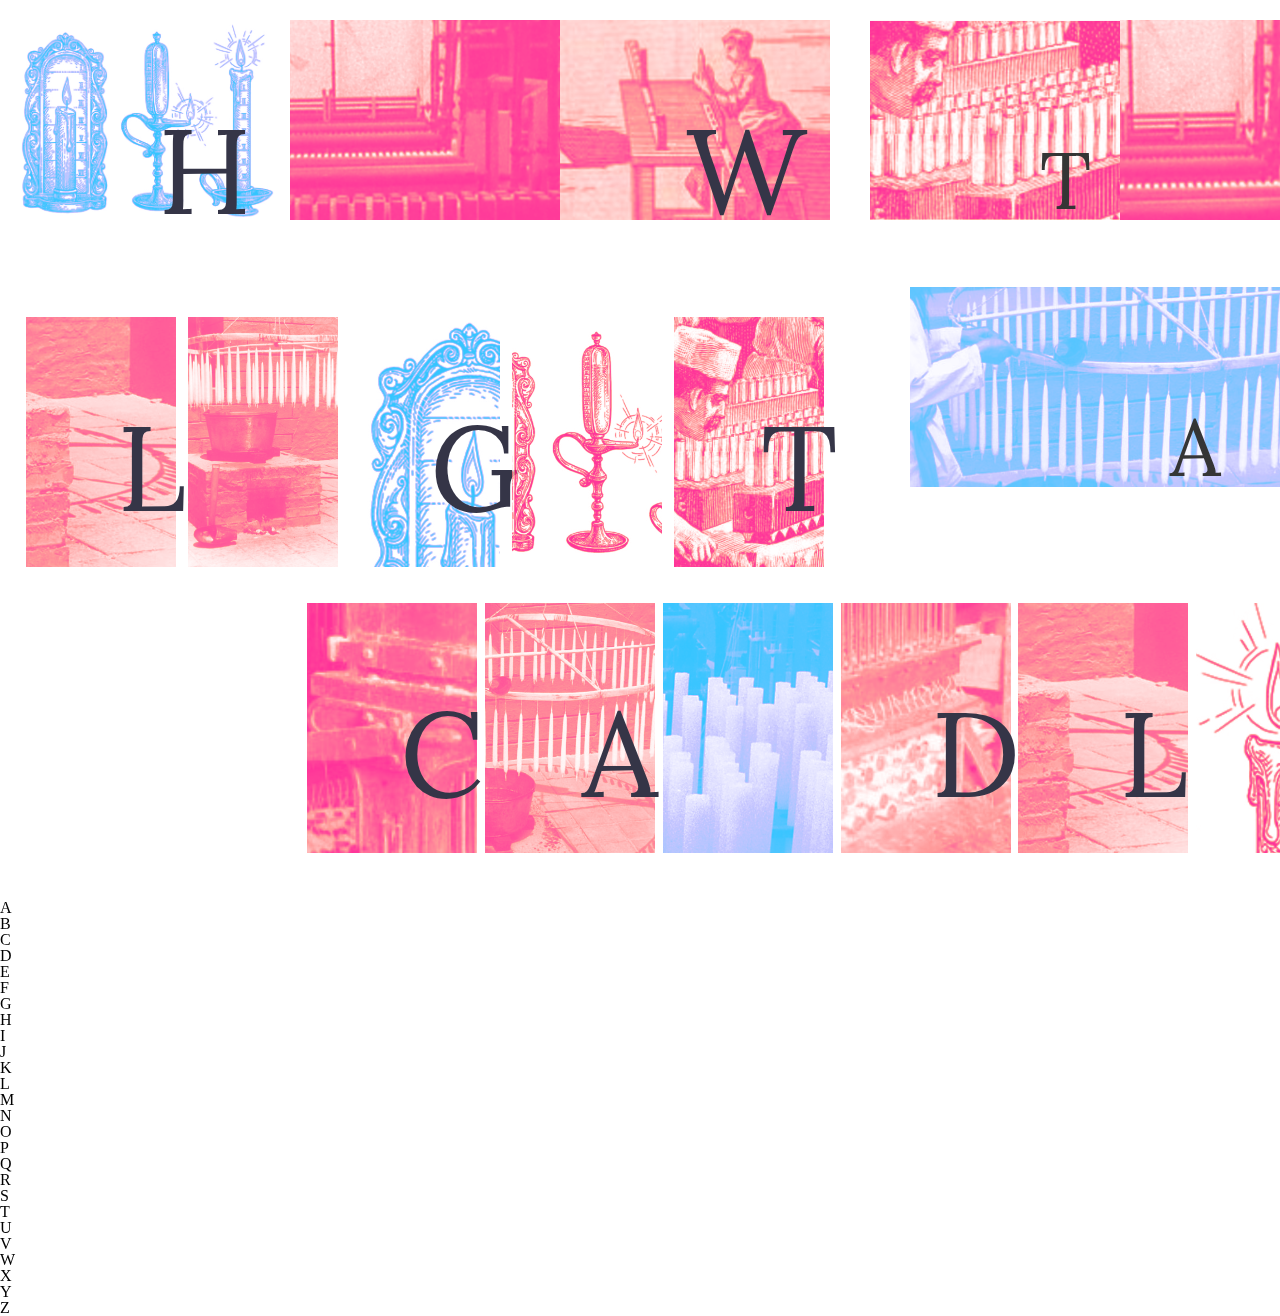
<file: index.html>
<!DOCTYPE html>
<html lang="en">
  <head>
    <meta charset="UTF-8" />
    <meta http-equiv="X-UA-Compatible" content="IE=edge" />
    <meta name="viewport" content="width=device-width, initial-scale=1.0" />
    <link rel="stylesheet" href="css/reset.css" />
    <link rel="stylesheet" href="css/styles.css" />
    <link rel="stylesheet" href="css/p2_styles.css" />
    <link rel="stylesheet" href="css/p3_styles.css" />
    <link rel="stylesheet" href="css/p4_styles.css" />
    <link rel="stylesheet" href="css/p5_styles.css" />
    <link rel="stylesheet" href="css/p6_styles.css" />
    <link rel="stylesheet" href="css/p7_styles.css" />
    <link rel="stylesheet" href="css/p8_styles.css" />
    <link rel="stylesheet" href="css/mq_styles.css" />
    <link
      href="https://fonts.googleapis.com/css2?family=Cabin+Sketch&family=Creepster&family=Crimson+Text&family=Fredericka+the+Great&family=Lora&display=swap"
      rel="stylesheet"
    />
    <title>HOW TO LIGHT A CANDLE</title>
  </head>
  <body>
    <div class="main">
      <div class="page1-container">
        <div class="column" id="column1">
          <div id="How-h">
            <p class="T1">H</p>
          </div>
          <div id="How-o">
            <p class="TH1">O</p>
          </div>
          <div id="How-w">
            <p class="T1">W</p>
          </div>
        </div>
        <div class="column" id="column2">
          <div id="To-t">
            <p class="T2">T</p>
          </div>
          <div id="To-o">
            <p class="T2">O</p>
          </div>
        </div>
        <div class="column" id="column3">
          <div id="Light-l">
            <p class="T1">L</p>
          </div>
          <div id="Light-i">
            <p class="TH2">I</p>
          </div>
          <div id="Light-g">
            <p class="T1">G</p>
          </div>
          <div id="Light-h">
            <p class="TH2">H</p>
          </div>
          <div id="Light-t">
            <p class="T1">T</p>
          </div>
        </div>
        <div class="column" id="column4">
          <div id="A-a" class="s">
            <p class="T2">A</p>
          </div>
        </div>
        <div class="column" id="column5">
          <div id="Candle_c">
            <p class="T1">C</p>
          </div>
          <div id="Candle_a">
            <p class="T1">A</p>
          </div>
          <div id="Candle_n">
            <p class="TH1">N</p>
          </div>
          <div id="Candle_d">
            <p class="T1">D</p>
          </div>
          <div id="Candle_l">
            <p class="T1">L</p>
          </div>
          <div id="Candle_e">
            <p class="TH1">E</p>
          </div>
        </div>
      </div>

      <div class="page2-container">
        <div class="columnII" id="column6">
          <div id="Open_o">
            <p class="T2">O</p>
          </div>
          <div id="Open_p">
            <p class="T2">P</p>
          </div>
          <div id="Open_e">
            <p class="TH2">E</p>
          </div>
          <div id="Open_n">
            <p class="TH2">N</p>
          </div>
        </div>
        <div class="columnII" id="column7">
          <div id="The_t">
            <p class="T2">T</p>
          </div>
          <div id="The_h">
            <p class="T2">H</p>
          </div>
          <div id="The_e">
            <p class="T2">E</p>
          </div>
        </div>
        <!--space holder-->
        <div class="columnII" id="column8"></div>
        <div class="columnII" id="column9">
          <div id="Of_o">
            <p class="T3">O</p>
          </div>
          <div id="Of_f">
            <p class="T3">F</p>
          </div>
        </div>
        <div class="columnII" id="column10">
          <div id="Your_y">
            <p class="T1">Y</p>
          </div>
          <div id="Your_o">
            <p class="TH2">O</p>
          </div>
          <div id="Your_u">
            <p class="T1">U</p>
          </div>
          <div id="Your_r">
            <p class="TH2">R</p>
          </div>
        </div>
        <div class="columnII" id="column11">
          <div id="Candle_c2">
            <p class="TH1">C</p>
          </div>
          <div id="Candle_a2">
            <p class="TH1">A</p>
          </div>
          <div id="Candle_n2">
            <p class="T1">N</p>
          </div>
          <div id="Candle_d2">
            <p class="TH1">D</p>
          </div>
          <div id="Candle_l2">
            <p class="TH1">L</p>
          </div>
          <div id="Candle_e2">
            <p class="T1">E</p>
          </div>
        </div>
        <div class="columnII" id="column12">
          <div id="Lid_l">
            <p class="TH1">L</p>
          </div>
          <div id="Lid_i">
            <p class="T1">I</p>
          </div>
          <div id="Lid_d">
            <p class="TH1">D</p>
          </div>
        </div>
        <!--space holder-->
        <div class="columnII" id="column13"></div>
      </div>

      <!--Page Three-->
      <div class="page3-container">
        <div class="columnIII" id="column14">
          <div id="Trim_t">
            <p class="T2">T</p>
          </div>
          <div id="Trim_r">
            <p class="TH1">R</p>
          </div>
          <div id="Trim_i">
            <p class="TH1">I</p>
          </div>
          <div id="Trim_m">
            <p class="T2">M</p>
          </div>
        </div>
        <div class="columnIII" id="column15">
          <div id="The_t1">
            <p class="T3">T</p>
          </div>
          <div id="The_h1">
            <p class="T3">H</p>
          </div>
          <div id="The_e1">
            <p class="T3">E</p>
          </div>
        </div>
        <div class="columnIII" id="column16">
          <div id="Wick_w">
            <p class="TH1">W</p>
          </div>
          <div id="Wick_i">
            <p class="T2">I</p>
          </div>
          <div id="Wick_c">
            <p class="T2">C</p>
          </div>
          <div id="Wick_k">
            <p class="TH1">K</p>
          </div>
        </div>
        <div class="columnIII" id="column17">
          <div id="Every_e">
            <p class="T4">E</p>
          </div>
          <div id="Every_v">
            <p class="T4">V</p>
          </div>
          <div id="Every_eI">
            <p class="TH3">E</p>
          </div>
          <div id="Every_r">
            <p class="T4">R</p>
          </div>
          <div id="Every_y">
            <p class="TH3">Y</p>
          </div>
        </div>
        <div class="columnIII" id="column18">
          <div id="Single_s">
            <p class="T4">S</p>
          </div>
          <div id="Single_i">
            <p class="TH3">I</p>
          </div>
          <div id="Single_n">
            <p class="TH3">N</p>
          </div>
          <div id="Single_g">
            <p class="T4">G</p>
          </div>
          <div id="Single_l">
            <p class="TH3">L</p>
          </div>
          <div id="Single_e">
            <p class="TH3">E</p>
          </div>
        </div>
        <div class="columnIII" id="column19">
          <div id="Time_t">
            <p class="TH4">T</p>
          </div>
          <div id="Time_i">
            <p class="T5">I</p>
          </div>
          <div id="Time_m">
            <p class="TH4">M</p>
          </div>
          <div id="Time_e">
            <p class="T5">E</p>
          </div>
        </div>
      </div>

      <!--Page Four-->
      <div class="page4-container">
        <div class="columnIV" id="column20">
          <div id="Light-l1">
            <p class="TH2">L</p>
          </div>
          <div id="Light-i1">
            <p class="TH2">I</p>
          </div>
          <div id="Light-g1">
            <p class="T1">G</p>
          </div>
          <div id="Light-h1">
            <p class="TH2">H</p>
          </div>
          <div id="Light-t1">
            <p class="TH2">T</p>
          </div>
        </div>
        <!--space holder-->
        <div class="columnIV" id="column21"></div>
        <!--space holder-->
        <div class="columnIV" id="column22"></div>
        <div class="columnIV" id="column23">
          <div id="It_i">
            <p class="T2">I</p>
          </div>
          <div id="It_t">
            <p class="TH1">T</p>
          </div>
        </div>
        <!--space holder-->
        <div class="columnIV" id="column24"></div>
        <div class="columnIV" id="column25">
          <div id="Up_u">
            <p class="TH1">U</p>
          </div>
          <div id="Up_p">
            <p class="T2">P</p>
          </div>
        </div>
      </div>

      <!--Page Five-->
      <div class="page5-container">
        <!--space holder-->
        <div class="columnV" id="column26"></div>
        <div class="columnV" id="column27">
          <div id="Let_l">
            <p class="T3">L</p>
          </div>
          <div id="Let_e">
            <p class="TH5">E</p>
          </div>
          <div id="Let_t">
            <p class="T3">T</p>
          </div>
        </div>
        <div class="columnV" id="column28">
          <div id="All_a">
            <p class="TH5">A</p>
          </div>
          <div id="All_l">
            <p class="T3">L</p>
          </div>
          <div id="All_l2">
            <p class="TH5">L</p>
          </div>
        </div>
        <!--space holder-->
        <div class="columnV" id="column29"></div>
        <!--space holder-->
        <div class="columnV" id="column30"></div>
        <div class="columnV" id="column31">
          <div id="The_t2">
            <p class="T3">T</p>
          </div>
          <div id="The_h2">
            <p class="TH5">H</p>
          </div>
          <div id="The_e2">
            <p class="T3">E</p>
          </div>
        </div>
        <div class="columnV" id="column32">
          <div id="The_t6">
            <p class="TH5">T</p>
          </div>
          <div id="The_h6">
            <p class="T3">H</p>
          </div>
          <div id="The_e6">
            <p class="TH5">E</p>
          </div>
        </div>
        <!--space holder-->
        <div class="columnV" id="column33"></div>
        <!--space holder-->
        <div class="columnV" id="column34"></div>
        <div class="columnV" id="column35">
          <div id="Wax_w">
            <p class="T3">W</p>
          </div>
          <div id="Wax_a">
            <p class="TH5">A</p>
          </div>
          <div id="Wax_x">
            <p class="T3">X</p>
          </div>
        </div>
        <div class="columnV" id="column36">
          <div id="Way_w">
            <p class="TH5">W</p>
          </div>
          <div id="Way_a">
            <p class="T3">A</p>
          </div>
          <div id="Way_y">
            <p class="TH5">Y</p>
          </div>
        </div>
        <!--space holder-->
        <div class="columnV" id="column37"></div>
        <!--space holder-->
        <div class="columnV" id="column38"></div>
        <div class="columnV" id="column39">
          <div id="Melt_m">
            <p class="T3">M</p>
          </div>
          <div id="Melt_e">
            <p class="TH5">E</p>
          </div>
          <div id="Melt_l">
            <p class="T3">L</p>
          </div>
          <div id="Melt_t">
            <p class="TH5">T</p>
          </div>
        </div>
        <div class="columnV" id="column40">
          <div id="Across_a">
            <p class="TH5">A</p>
          </div>
          <div id="Across_c">
            <p class="T3">C</p>
          </div>
          <div id="Across_r">
            <p class="TH5">R</p>
          </div>
          <div id="Across_o">
            <p class="T3">O</p>
          </div>
          <div id="Across_s">
            <p class="TH5">S</p>
          </div>
          <div id="Across_s2">
            <p class="T3">S</p>
          </div>
        </div>
        <!--space holder-->
        <div class="columnV" id="column41"></div>
      </div>

      <!--Page Six-->
      <div class="page6-container">
        <div class="columnVI" id="column42">
          <div id="Enjoy_e">
            <p class="TH4">E</p>
          </div>
          <div id="Enjoy_n">
            <p class="TH4">N</p>
          </div>
          <div id="Enjoy_j">
            <p class="T5">J</p>
          </div>
          <div id="Enjoy_o">
            <p class="TH4">O</p>
          </div>
          <div id="Enjoy_y">
            <p class="TH4">Y</p>
          </div>
        </div>
        <!--space holder-->
        <div class="columnVI" id="column43"></div>
        <!--space holder-->
        <div class="columnVI" id="column44"></div>
        <div class="columnVI" id="column45">
          <div id="The_t3">
            <p class="TH4">T</p>
          </div>
          <div id="The_h3">
            <p class="TH4">H</p>
          </div>
          <div id="The_e3">
            <p class="TH4">E</p>
          </div>
        </div>
        <!--space holder-->
        <div class="columnVI" id="column46"></div>
        <div class="columnVI" id="column47">
          <div id="Smell_s">
            <p class="TH4">S</p>
          </div>
          <div id="Smell_m">
            <p class="TH4">M</p>
          </div>
          <div id="Smell_e">
            <p class="T5">E</p>
          </div>
          <div id="Smell_l">
            <p class="TH4">L</p>
          </div>
          <div id="Smell_l2">
            <p class="TH4">L</p>
          </div>
        </div>
      </div>

      <!--Page Seven-->
      <div class="page7-container">
        <div class="columnVII" id="column48">
          <div id="Put_p">
            <p class="TH6">P</p>
          </div>
          <div id="Put_u">
            <p class="TH6">U</p>
          </div>
          <div id="Put_t">
            <p class="TH6">T</p>
          </div>
        </div>
        <!--space holder-->
        <div class="columnVII" id="column49"></div>
        <div class="columnVII" id="column50">
          <div id="Out_o">
            <p class="TH6">O</p>
          </div>
          <div id="Out_u">
            <p class="TH6">U</p>
          </div>
          <div id="Out_t">
            <p class="TH6">T</p>
          </div>
        </div>
        <!--space holder-->
        <div class="columnVII" id="column51"></div>
        <div class="columnVII" id="column52">
          <div id="A_a2">
            <p class="T1">A</p>
          </div>
        </div>
        <div class="columnVII" id="column53">
          <div id="The_t4">
            <p class="TH6">T</p>
          </div>
          <div id="The_h4">
            <p class="TH6">H</p>
          </div>
          <div id="The_e4">
            <p class="TH6">E</p>
          </div>
        </div>
        <!--space holder-->
        <div class="columnVII" id="column54"></div>
        <div class="columnVII" id="column55">
          <div id="Fire_f">
            <p class="TH6">F</p>
          </div>
          <div id="Fire_i">
            <p class="TH6">I</p>
          </div>
          <div id="Fire_r">
            <p class="TH6">R</p>
          </div>
          <div id="Fire_e">
            <p class="TH6">E</p>
          </div>
        </div>
        <div class="columnVII" id="column56">
          <div id="Stick_s">
            <p class="T5">S</p>
          </div>
          <div id="Stick_t">
            <p class="T5">T</p>
          </div>
          <div id="Stick_i">
            <p class="T5">I</p>
          </div>
          <div id="Stick_c">
            <p class="T5">C</p>
          </div>
          <div id="Stick_k">
            <p class="T5">K</p>
          </div>
        </div>
        <div class="columnVII" id="column57">
          <div id="With_w">
            <p class="TH6">W</p>
          </div>
          <div id="With_i">
            <p class="TH6">I</p>
          </div>
          <div id="With_t">
            <p class="TH6">T</p>
          </div>
          <div id="With_h">
            <p class="TH6">H</p>
          </div>
        </div>
        <!--space holder-->
        <div class="columnVII" id="column58"></div>
      </div>

      <!--Page Eight-->
      <div class="page8-container">
        <div class="columnVIII" id="column59">
          <div id="Always_a">
            <p class="T4">A</p>
          </div>
          <div id="Always_l">
            <p class="TH7">L</p>
          </div>
          <div id="Always_w">
            <p class="T4">W</p>
          </div>
          <div id="Always_a2">
            <p class="TH7">A</p>
          </div>
          <div id="Always_y">
            <p class="T4">Y</p>
          </div>
          <div id="Always_s">
            <p class="TH7">S</p>
          </div>
        </div>
        <div class="columnVIII" id="column60">
          <div id="Close_c">
            <p class="T4">C</p>
          </div>
          <div id="Close_l">
            <p class="TH7">L</p>
          </div>
          <div id="Close_o">
            <p class="T4">O</p>
          </div>
          <div id="Close_s">
            <p class="TH7">S</p>
          </div>
          <div id="Close_e">
            <p class="T4">E</p>
          </div>
        </div>
        <div class="columnVIII" id="column61">
          <div id="The_t5">
            <p class="TH6">T</p>
          </div>
          <div id="The_h5">
            <p class="TH6">H</p>
          </div>
          <div id="The_e5">
            <p class="TH6">E</p>
          </div>
        </div>
        <!--space holder-->
        <div class="columnVII" id="column62"></div>
        <!--space holder-->
        <div class="columnVII" id="column63"></div>
        <div class="columnVII" id="column64">
          <div id="Lid_l2">
            <p class="TH1">L</p>
          </div>
          <div id="Lid_i2">
            <p class="TH1">I</p>
          </div>
          <div id="Lid_d2">
            <p class="TH1">D</p>
          </div>
        </div>
        <div class="columnVII" id="column65"></div>
        <div class="columnVII" id="column66">
          <div id="Back_b">
            <p class="T1">B</p>
          </div>
          <div id="Back_a">
            <p class="TH1">A</p>
          </div>
          <div id="Back_c">
            <p class="TH1">C</p>
          </div>
          <div id="Back_k">
            <p class="T1">K</p>
          </div>
        </div>
      </div>
    </div>
    <!--Media Query Page-->
    <div class="page10-container">
      <div class="contain" id="A">
        <p class="T7">A</p>
      </div>
      <div class="contain" id="B">
        <p class="T7">B</p>
      </div>
      <div class="contain" id="C">
        <p class="T7">C</p>
      </div>
      <div class="contain" id="D">
        <p class="T7">D</p>
      </div>
    </div>
    <div class="page11-container">
      <div class="contain" id="E">
        <p class="T8">E</p>
      </div>
      <div class="contain" id="F">
        <p class="T8">F</p>
      </div>
      <div class="contain" id="G">
        <p class="T8">G</p>
      </div>
      <div class="contain" id="H">
        <p class="T8">H</p>
      </div>
    </div>
    <div class="page12-container">
      <div class="contain" id="I">
        <p class="T7">I</p>
      </div>
      <div class="contain" id="J">
        <p class="T7">J</p>
      </div>
      <div class="contain" id="K">
        <p class="T8">K</p>
      </div>
      <div class="contain" id="L">
        <p class="T7">L</p>
      </div>
    </div>
    <div class="page13-container">
      <div class="contain" id="M">
        <p class="T7">M</p>
      </div>
      <div class="contain" id="N">
        <p class="T7">N</p>
      </div>
      <div class="contain" id="O">
        <p class="T7">O</p>
      </div>
      <div class="contain" id="P">
        <p class="T7">P</p>
      </div>
    </div>
    <div class="page14-container">
      <div class="contain" id="Q">
        <p class="T7">Q</p>
      </div>
      <div class="contain" id="R">
        <p class="T8">R</p>
      </div>
      <div class="contain" id="S">
        <p class="T8">S</p>
      </div>
      <div class="contain" id="T">
        <p class="T8">T</p>
      </div>
    </div>
    <div class="page15-container">
      <div class="contain" id="U">
        <p class="T7">U</p>
      </div>
      <div class="contain" id="V">
        <p class="T7">V</p>
      </div>
      <div class="contain" id="W">
        <p class="T7">W</p>
      </div>
      <div class="contain" id="X">
        <p class="T7">X</p>
      </div>
    </div>
    <div class="page16-container">
      <div class="contain" id="Y">
        <p class="T7">Y</p>
      </div>
      <div class="contain" id="Z">
        <p class="T7">Z</p>
      </div>
    </div>
  </body>
</html>
</file>
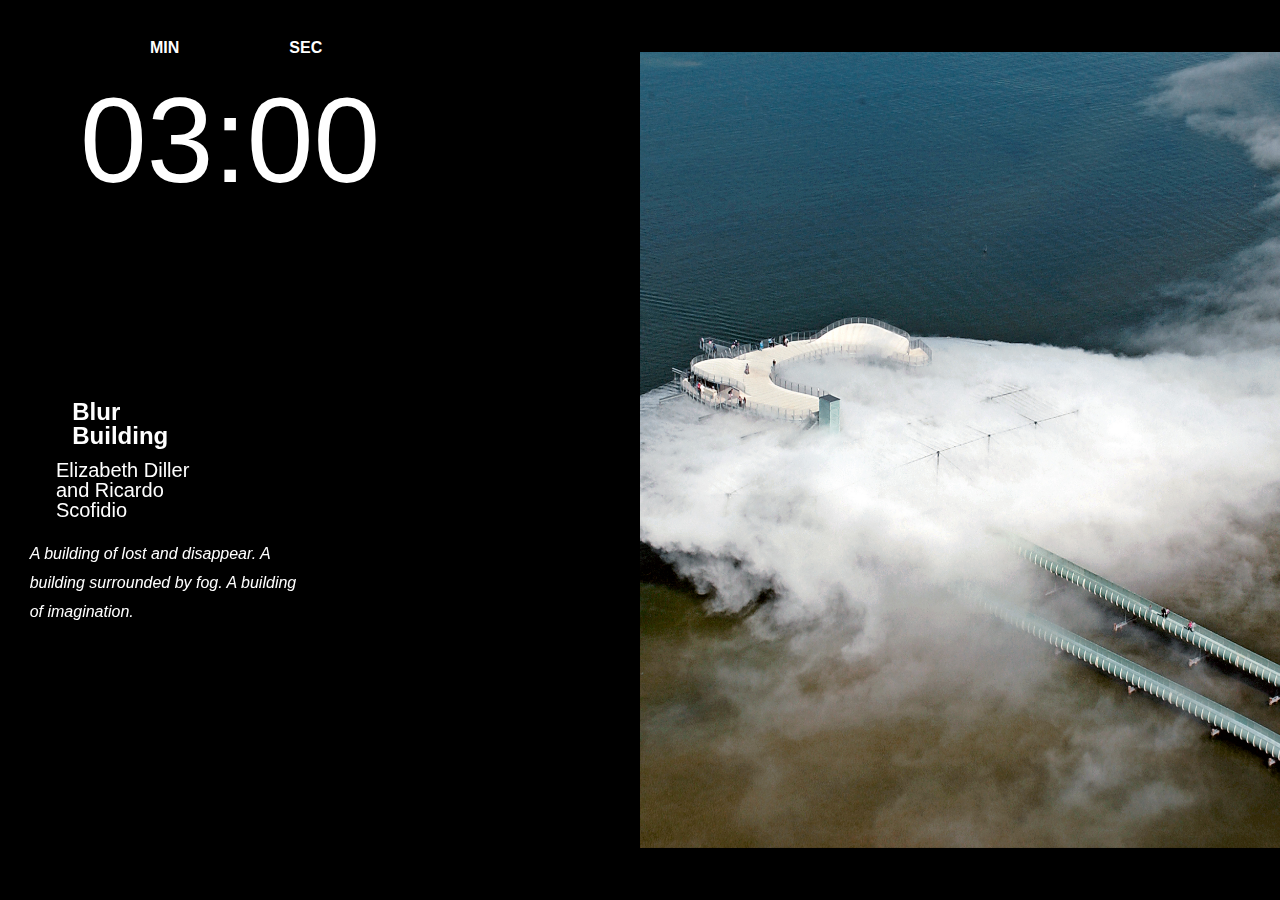
<file: Final Project/index.html>
<!DOCTYPE html>
<html lang="en">
  <head>
    <meta charset="UTF-8" />
    <meta http-equiv="X-UA-Compatible" content="IE=edge" />
    <meta name="viewport" content="width=device-width, initial-scale=1.0" />
    <!--All CSS Pages-->
    <link rel="stylesheet" href="css/main.css" />
    <link rel="stylesheet" href="css/reset.css" />
    <link rel="stylesheet" href="css/mq.css" />
    <link rel="stylesheet" href="css/pageone.css" />
    <link rel="stylesheet" href="css/pagetwo.css" />
    <link rel="stylesheet" href="css/pagethree.css" />
    <link rel="stylesheet" href="css/pagefour.css" />
    <link rel="stylesheet" href="css/pagefive.css" />
    <link rel="stylesheet" href="css/pagesix.css" />
    <link rel="stylesheet" href="css/pageseven.css" />
    <!-- 新增 -->
    <link rel="stylesheet" href="./lib/swiper.min.css" />
    <script src="./lib/jquery.min.js"></script>
    <script src="./lib/swiper.min.js"></script>
    <script src="index.js" defer></script>
    <!-- 新增 -->
    <title>FADE</title>
  </head>

  <body>
    <div class="swiper">
      <!--  -->
      <div class="swiper-wrapper swiper-no-swiping">
        <div class="swiper-slide">
          <!-- 嵌套开始 -->
          <section class="wrapper">
              <div class="title" id="about">
                <div class="timerName" id="min">MIN</div>
                <div class="timerName" id="sec">SEC</div>
                <h1 class="timer">00 : 00</h1>
                <div class="titleB" id="art1">Blur Building</div>
                <div class="artist" id="artist1">
                  Elizabeth Diller and Ricardo Scofidio
                </div>
                <div class="description" id="description1">
                  A building of lost and disappear. A building surrounded by fog. A
                  building of imagination.
                </div>
              </div>
              <div class="scroll">
                <div>
                  <img id="fog1" src="img/w1_img1.jpeg" />
                  
                </div>
                <div>
                    <img id="fog2" src="img/w1_img3.jpg" />
               
               </div>
               <div>
               <img id="fog3" src="img/w1_img2.jpg" />
              </div>
              
             
                <div class="content" id="content1">
                  <p>
                    The Blur Building is an architecture of atmosphere—a fog mass
                    resulting from natural and manmade forces. Water is pumped from Lake
                    Neuchâtel, filtered, and shot as a fine mist through 35,000
                    high-pressure nozzles. A smart weather system reads the shifting
                    climatic conditions of temperature, humidity, wind speed and
                    direction and regulates water pressure at a variety of zones. Upon
                    entering Blur, visual and acoustic references are erased. There is
                    only an optical “white-out” and the “white-noise” of pulsing
                    nozzles. Contrary to immersive environments that strive for visual
                    fidelity in high-definition with ever-greater technical virtuosity,
                    Blur is decidedly low-definition. In this exposition pavilion there
                    is nothing to see but our dependence on vision itself. It is an
                    experiment in de-emphasis on an environmental scale. Movement within
                    is unregulated. The public can ascend to the Angel Deck via a stair
                    that emerges through the fog into the blue sky. Water is not only
                    the site and primary material of the building; it is also a culinary
                    pleasure. The public can drink the building. Within, is an immersive
                    acoustic environment by Christian Marclay. The lightweight
                    tensegrity structure measures 300 feet wide by 200 feet deep by 75
                    feet high and is supported by four columns.
                  </p>
                </div>
                <div class="video" id="video1">
                  <iframe
                    width="720"
                    height="805"
                    src="https://www.youtube.com/embed/g6cymc-XHHU"
                    title="YouTube video player"
                    frameborder="0"
                    allow="accelerometer; autoplay; clipboard-write; encrypted-media; gyroscope; picture-in-picture"
                    allowfullscreen
                  ></iframe>
                  <div onclick="window.print()">
                    <p class="button" id="print1">PRINT</p>
                  </div>
                  <p class="link" id="link1">
                      <a
                      href="https://dsrny.com/project/blur-building#:~:text=The%20Blur%20Building%20is%20an,through%2035%2C000%20high%2Dpressure%20nozzles."
                      >Blur Building</a
                    >
                  </p>
                </div>
              </div>
          <!-- 嵌套结束 -->
        </div>
        <div class="swiper-slide">
            <!--page two-->
    <section class="wrapper2">
        <div class="title" id="work4">
          <div class="timerName" id="min2">MIN</div>
          <div class="timerName" id="sec2">SEC</div>
          <h1 class="timer">00 : 00</h1>
          <div class="titleB" id="art2">Blue Blood</div>
          <p class="artist" id="artist2">
            James Turrell
          </p>
          <div class="description" id="description2">
            A instaltion that get abandoned and forgetten.
          </div>
        </div>
        <div class="scroll2">
          <div>
            <img id="w2_1" src="img/w2_img1.jpeg" />
          </div>
          <div>
            <img id="w2_2" src="img/w2_img2.jpeg" />
          </div>
          <div >
            <p class="content" id="content2">
              On the first day of the new year of 2018, I was scanning my eyes
              around a desolate and dusty corner of the land near the Center for
              Contemporary Art in Santa Fe. As soon as I spotted the building a
              wave of excitement and relief poured over me. Even though it was
              only 9:30 in the morning, the New Mexico sun was relentless, so I
              slid on my sunglasses to cut the glare and get a better look at what
              I came to see: a boxy adobe-style structure that appeared to be
              sprouting from a lumpy mound of earth.
              <br />
              <br />
              The surrounding carpet of flaxen weeds and grass only amplified the
              depressing state of the building. My hiking boots crunched against
              the gravel-strewn ground as I approached. I was close enough to see
              the crusty edges of the cracked stucco walls leading up to the
              entrance and the black wrought iron gate that barred outsiders from
              entering the building was still erected.
              <br />
              <br />
              The padlock securing the gate looked flimsy enough but getting
              arrested for breaking and entering while on vacation wasn’t
              something that appealed to me. So instead, I got close, squatted
              down and poked my head as far between the wide-set bars as I could
              and looked up. There it was: a square opening in the dingy white
              ceiling that perfectly framed a striking patch of blue sky.”
            </p>
          </div>
          <div>
            <div onclick="window.print()">
              <p class="button" id="print2">PRINT</p>
            </div>
            <p class="link" id="link2">
           
              <a
                      href="https://newdenizen.com/james-turrell-blue-blood/"
                      >From: Visit a Mysterious and Forgotten James Turrell Work, Blue
                      Blood</a
                    >
            </p>
          </div>
        </div>
      </section>
        </div>

        <div class="swiper-slide">
          <!--page three-->
    <section class="wrapper2">
        <div class="title" id="work3">
          <div class="timerName" id="min2">MIN</div>
          <div class="timerName" id="sec2">SEC</div>
          <h1 class="timer">00 : 00</h1>
          <div class="titleB" id="art3">Untitled (Candy Works)</div>
          <p class="artist" id="artist3">
            Félix González-Torres
          </p>
          <div class="description" id="description3">
            The candles you get are the pieces of love ‘he’ lost.
          </div>
        </div>
        <div class="scroll2">
          <div>
            <img id="w3_1" src="img/w3_img1.jpg" />
          </div>
          <div>
            <img id="w3_2" src="img/w3_img2jpg.jpg" />
          </div>
          <div>
            <img id="w3_3" src="img/w3_img3.jpeg" />
          </div>
          <div>
            <div onclick="window.print()">
              <p class="button" id="print3">PRINT</p>
            </div>
            <p class="link" id="link3">
             
              <a
                href="https://www.felixgonzalez-torresfoundation.org/works/c/candy-work"
                >From: The Félix González-Torres Foundation </a
              >
            </p>
          </div>
        </div>
      </section>
        </div>

        <div class="swiper-slide">
          <!--page four-->
    <section class="wrapper">
        <div class="title" id="work4">
          <div class="timerName" id="min">MIN</div>
          <div class="timerName" id="sec">SEC</div>
          <h1 class="timer">00 : 00</h1>
          <div class="titleB" id="art4">Bihar</div>
          <div class="artist" id="artist4">
            Ruben Orozco
          </div>
          <div class="description" id="description4">
            A girl who was slowly drowned by the earth.
          </div>
        </div>
        <div class="scroll">
          <div>
            <img id="w4_1" src="img/w4_img1.jpg" />
          </div>
          <div>
            <img id="w4_2" src="img/w4_img2.jpg" />
          </div>
          <div class="content" id="content4">
            <p>
              "At first it gave me a feeling of stress, when more of the face was
              out of the water, but now to me she communicates sadness, a lot of
              sadness," Triana Gil, a visitor viewing the sculpture, told Reuters
              on Tuesday. "She doesn't even look worried, it's as if she is
              letting herself drown."
              <br />
              <br />
              A sculpture of a drowning girl in Spain hints at the threat climate
              change poses to young people.
              <br />
              <br />
              The 3.5-ton sculpture was quietly installed without warning last
              week.
              <br />
              <br />
              Babies born in 2020 will see up to seven times more extreme climate
              events than their grandparents.
            </p>
          </div>
          <div class="video" id="video4">
            <iframe
              width="720"
              height="1005"
              src="https://www.youtube.com/embed/FKOSSMuoFg8"
              title="YouTube video player"
              frameborder="0"
              allow="accelerometer; autoplay; clipboard-write; encrypted-media; gyroscope; picture-in-picture"
              allowfullscreen
            ></iframe>
            <div onclick="window.print()">
              <p class="button" id="print4">PRINT</p>
            </div>
            <p class="link" id="link4">
              <a
                href="https://www.businessinsider.com/drowning-girl-sculpture-spain-hints-at-climate-change-2021-9#:~:text=The%20head%20of%20a%20young,hyperrealist%20artist%20Ruben%20Orozco%20Loza."
                >A dramatic new sculpture of a drowning girl in a Spanish river
                hints at a dark future. It's titled, 'Tomorrow.'</a
              >
            </p>
          </div>
        </div>
      </section>
          </div>

          <div class="swiper-slide">
         <!--page five-->
    <section class="wrapper">
        <div class="title" id="work4">
          <div class="timerName" id="min">MIN</div>
          <div class="timerName" id="sec">SEC</div>
          <h1 class="timer">00 : 00</h1>
          <div class="titleB" id="art5">Holocaust Memorial</div>
          <div class="artist" id="artist5">
            Rachel Whiteread
          </div>
          <div class="description" id="description5">
            Every nameless book is a fade of life. The library of slient and pain.
          </div>
        </div>
        <div class="scroll">
          <div>
            <img id="w5_1" src="img/w5_img1.jpg" />
          </div>
          <div>
            <img id="w5_2" src="img/w5_img2.jpg" />
          </div>
          <div class="content" id="content5">
            <p>
              This nameless library as a sealed room of closed books symbolizes a
              large number of victims of the brutal holocaust and tells the untold
              stories of victims’ lives buried within them. The namelessness is an
              attempt to describe that can not be described or is not even
              readable. The sealed shut doors are the metaphor for the conclusion,
              closure, and that of—finality.
              <br />
              <br />
              Just like you immerse yourself in the books and revisit the era of
              the past, this sculpture is a place where memories happen, needless
              to say, these are sad. And it also doesn’t console, rather it is
              intended to evoke the memories of the tragedy and brutality of the
              holocaust. From the religious perspective, the memorial provides an
              appreciation of Judaism: The concept of Jews as People of the Book
              (not to other Abrahamic religions), referring to an identity
              specifically rooted in the Torah
            </p>
          </div>
          <div class="video" id="video5">
            <iframe
              width="720"
              height="1005"
              src="https://www.youtube.com/embed/uBHMa6XZ7GM"
              title="YouTube video player"
              frameborder="0"
              allow="accelerometer; autoplay; clipboard-write; encrypted-media; gyroscope; picture-in-picture"
              allowfullscreen
            ></iframe>
            <div onclick="window.print()">
              <p class="button" id="print4">PRINT</p>
            </div>
            <p class="link" id="link5">
              <a
                href="https://www.re-thinkingthefuture.com/designing-for-typologies/a2623-judenplatz-holocaust-memorial-by-rachel-whiteread-a-plethora-of-signs/"
                >Judenplatz Holocaust Memorial by Rachel Whiteread: A plethora of
                signs'</a
              >
            </p>
          </div>
        </div>
      </section>
   </div>

   <div class="swiper-slide">
       <!--page six-->
    <section class="wrapper">
        <div class="title" id="work6">
          <div class="timerName" id="min">MIN</div>
          <div class="timerName" id="sec">SEC</div>
          <h1 class="timer">00 : 00</h1>
          <div class="titleB" id="art5">Installation Cherry Blossoms</div>
          <div class="artist" id="artist5">
            Yamamoto Motoi
          </div>
          <div class="description" id="description5">
            A paint of salt, time, and nature. In the end, everything fade with
            time.
          </div>
        </div>
  
        <div class="scroll">
          <div>
            <img id="w6_1" src="img/w6_img1.jpeg" />
          </div>
          <div>
            <img id="w6_2" src="img/w6_img2.jpg" />
          </div>
          <div>
            <img id="w6_3" src="img/w6_img3.jpg" />
          </div>
          <div class="content" id="content6">
            <p>
              Sakurashibe-furu (falling cherry stamens) is a seasonal word used in
              haiku for late spring.Sakurashibe-furu (falling cherry stamens) is a
              seasonal word used in haiku for late spring.For many people, this is
              also the time when they lose interest due to the flower season being
              over. However, I want to feel a connection with life by thinking
              about late spring, when the crimson stamens clinging to boughs fall,
              and the season when fresh greens appear. This work was born from the
              desire to ponder the past and future, things invisible to the naked
              eye.
            </p>
          </div>
          <div class="video" id="video5">
            <iframe
              width="720"
              height="1005"
              src="https://www.youtube.com/embed/qMqvL7qTtmQ"
              title="YouTube video player"
              frameborder="0"
              allow="accelerometer; autoplay; clipboard-write; encrypted-media; gyroscope; picture-in-picture"
              allowfullscreen
            ></iframe>
            <div onclick="window.print()">
              <p class="button" id="print4">PRINT</p>
            </div>
            <p class="link" id="link5">
              <a
                href="https://www.motoi-works.com/en/works/installation-cherryblossoms"
              >
                Yamamoto Motoi</a
              >
            </p>
          </div>
        </div>
      </section>
</div>

<div class="swiper-slide">
    !--page seven-->
    <section class="wrapperlast">
        
        
            <p id="content7">
              Thank you for enjoy the work to the end!
            </p>
       
        
            
  
              <p onclick="window.print()" class="button" id="print7">PRINT</p>
   
        </div>
      </section>
</div>
</div>
    </div>
    
  </body>
</html>
</file>
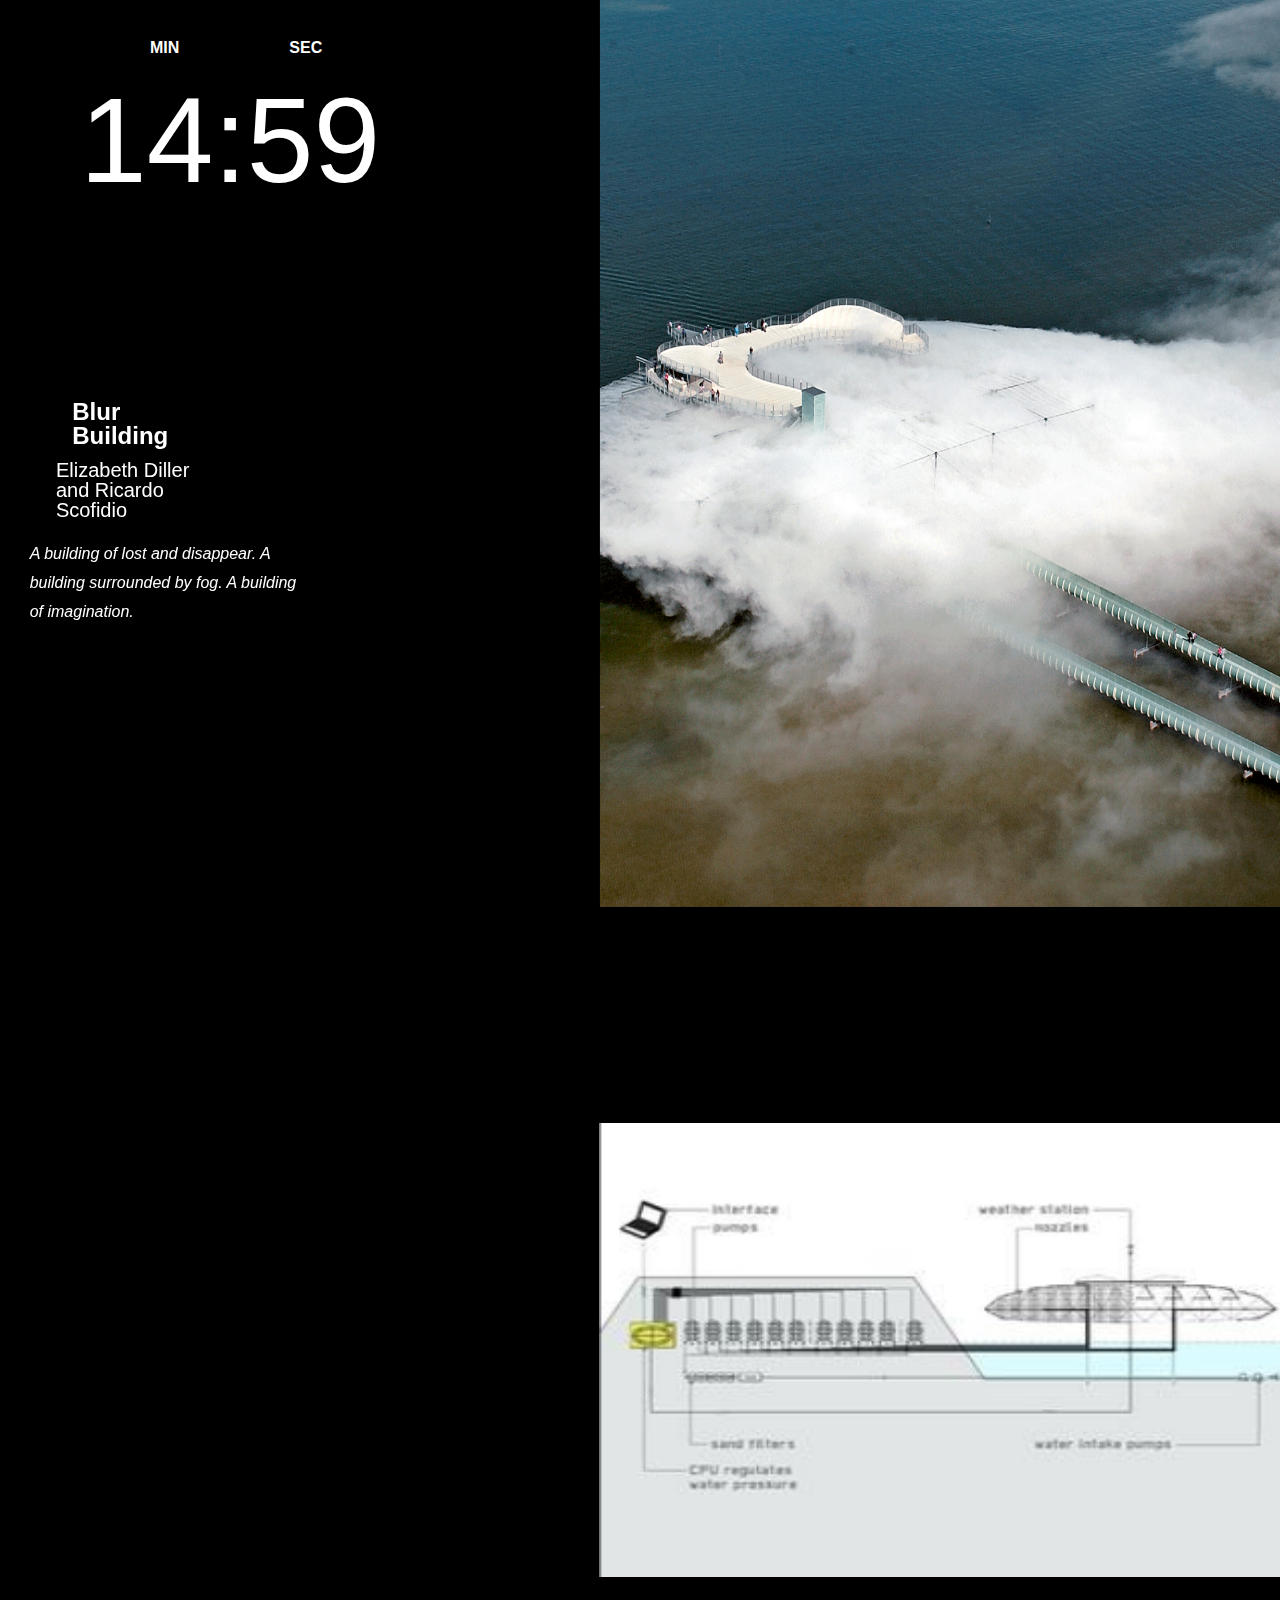
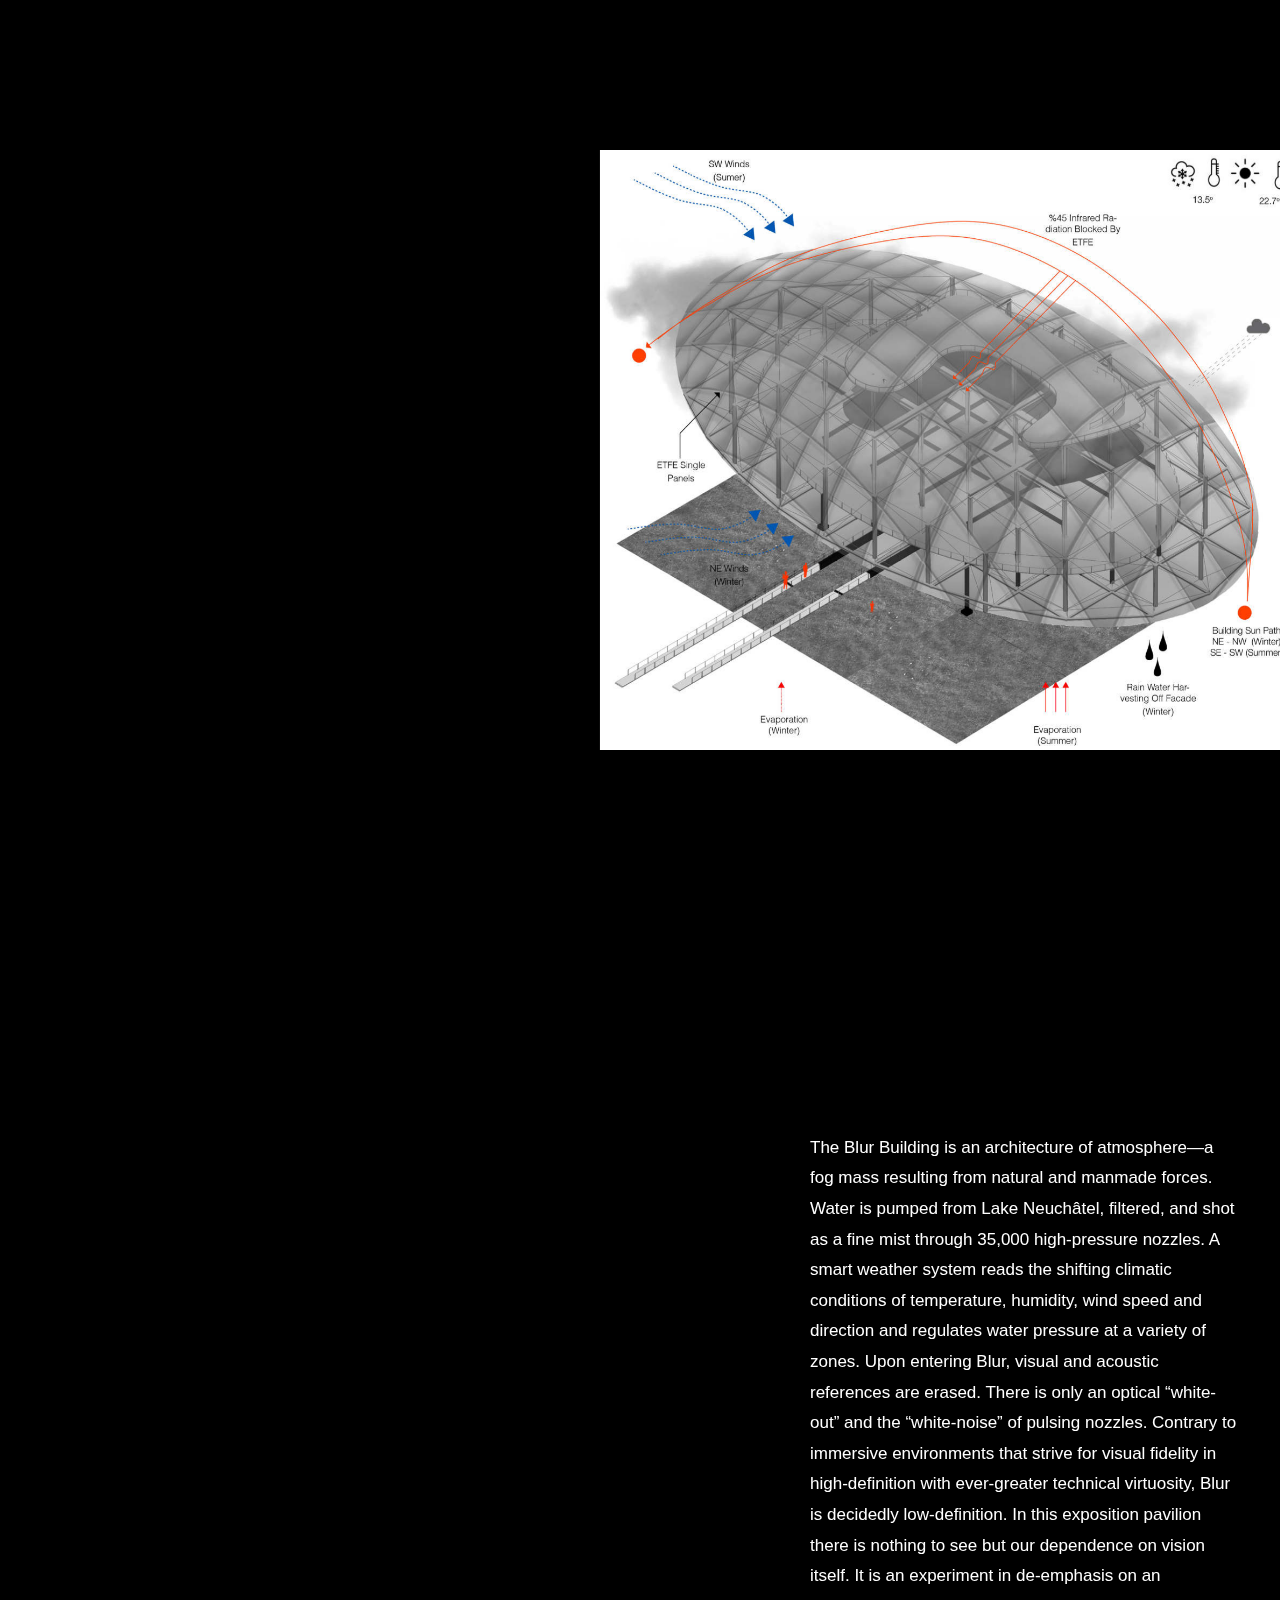
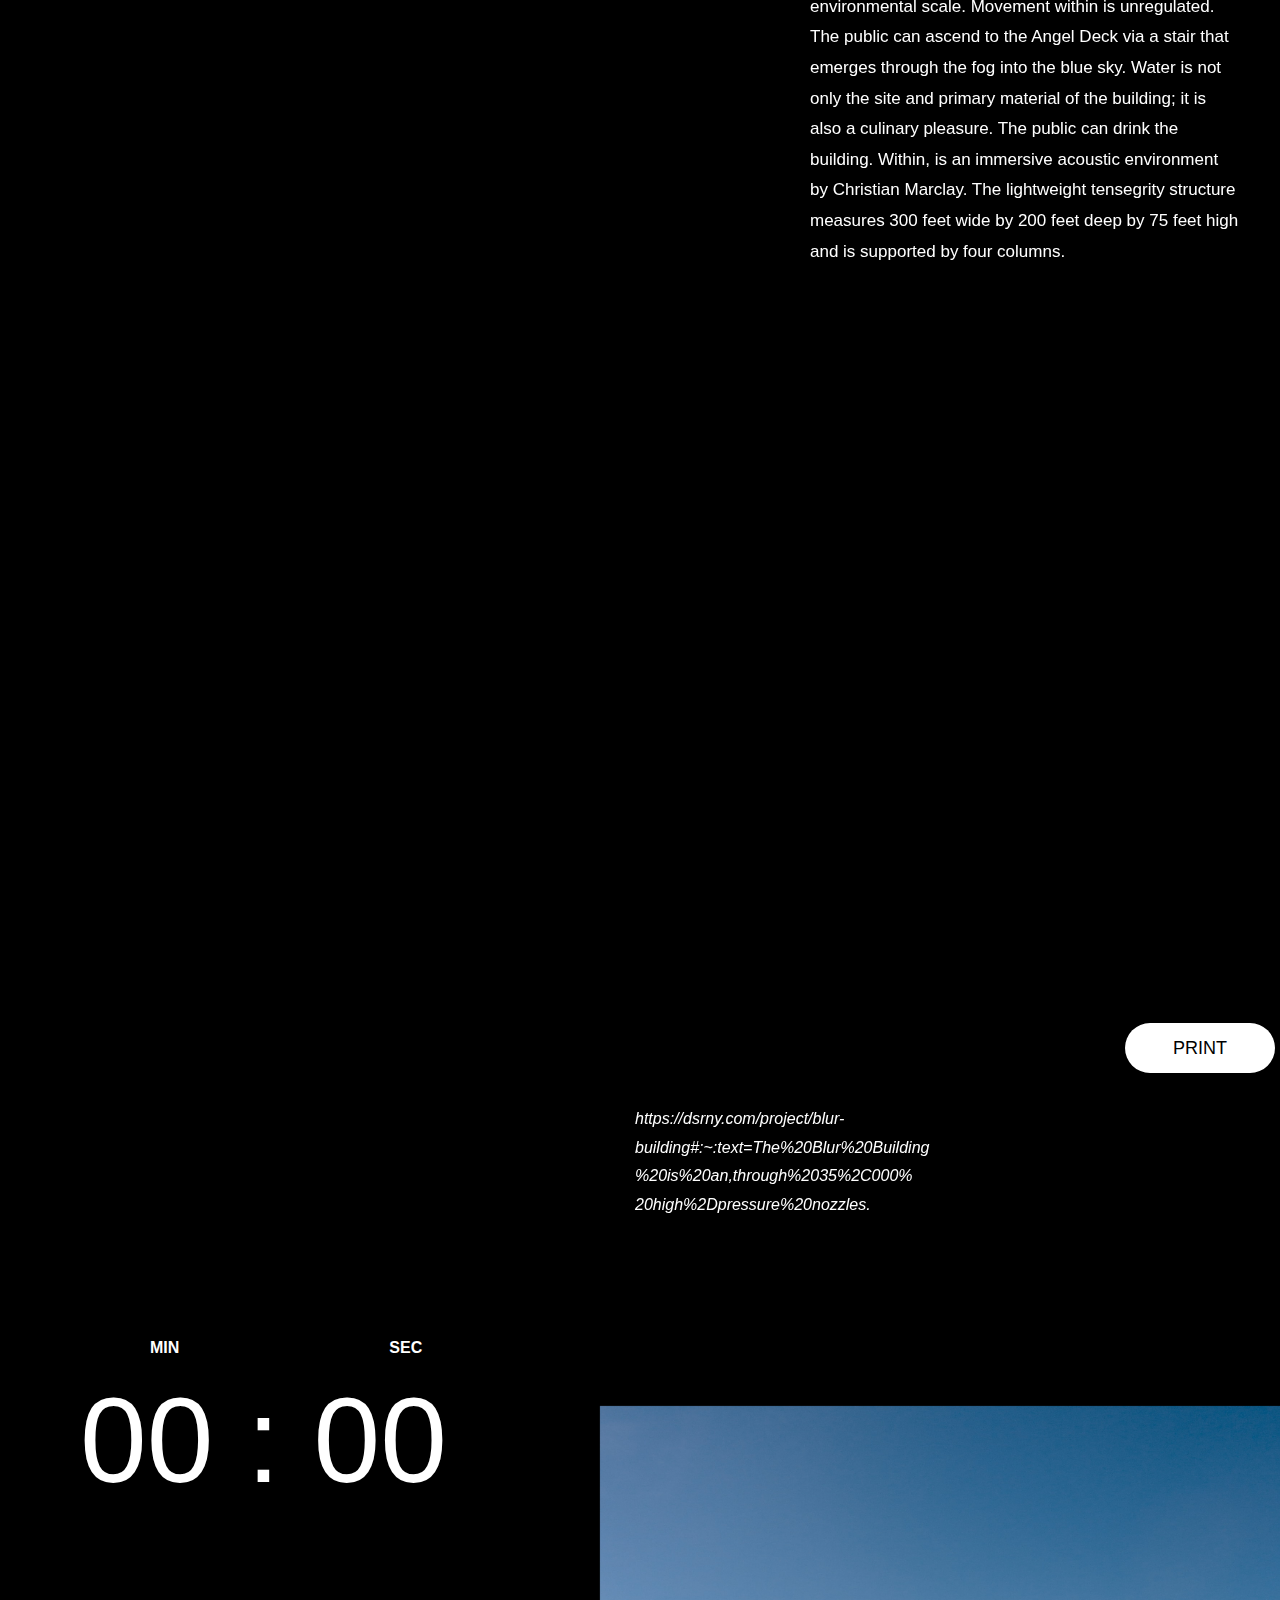
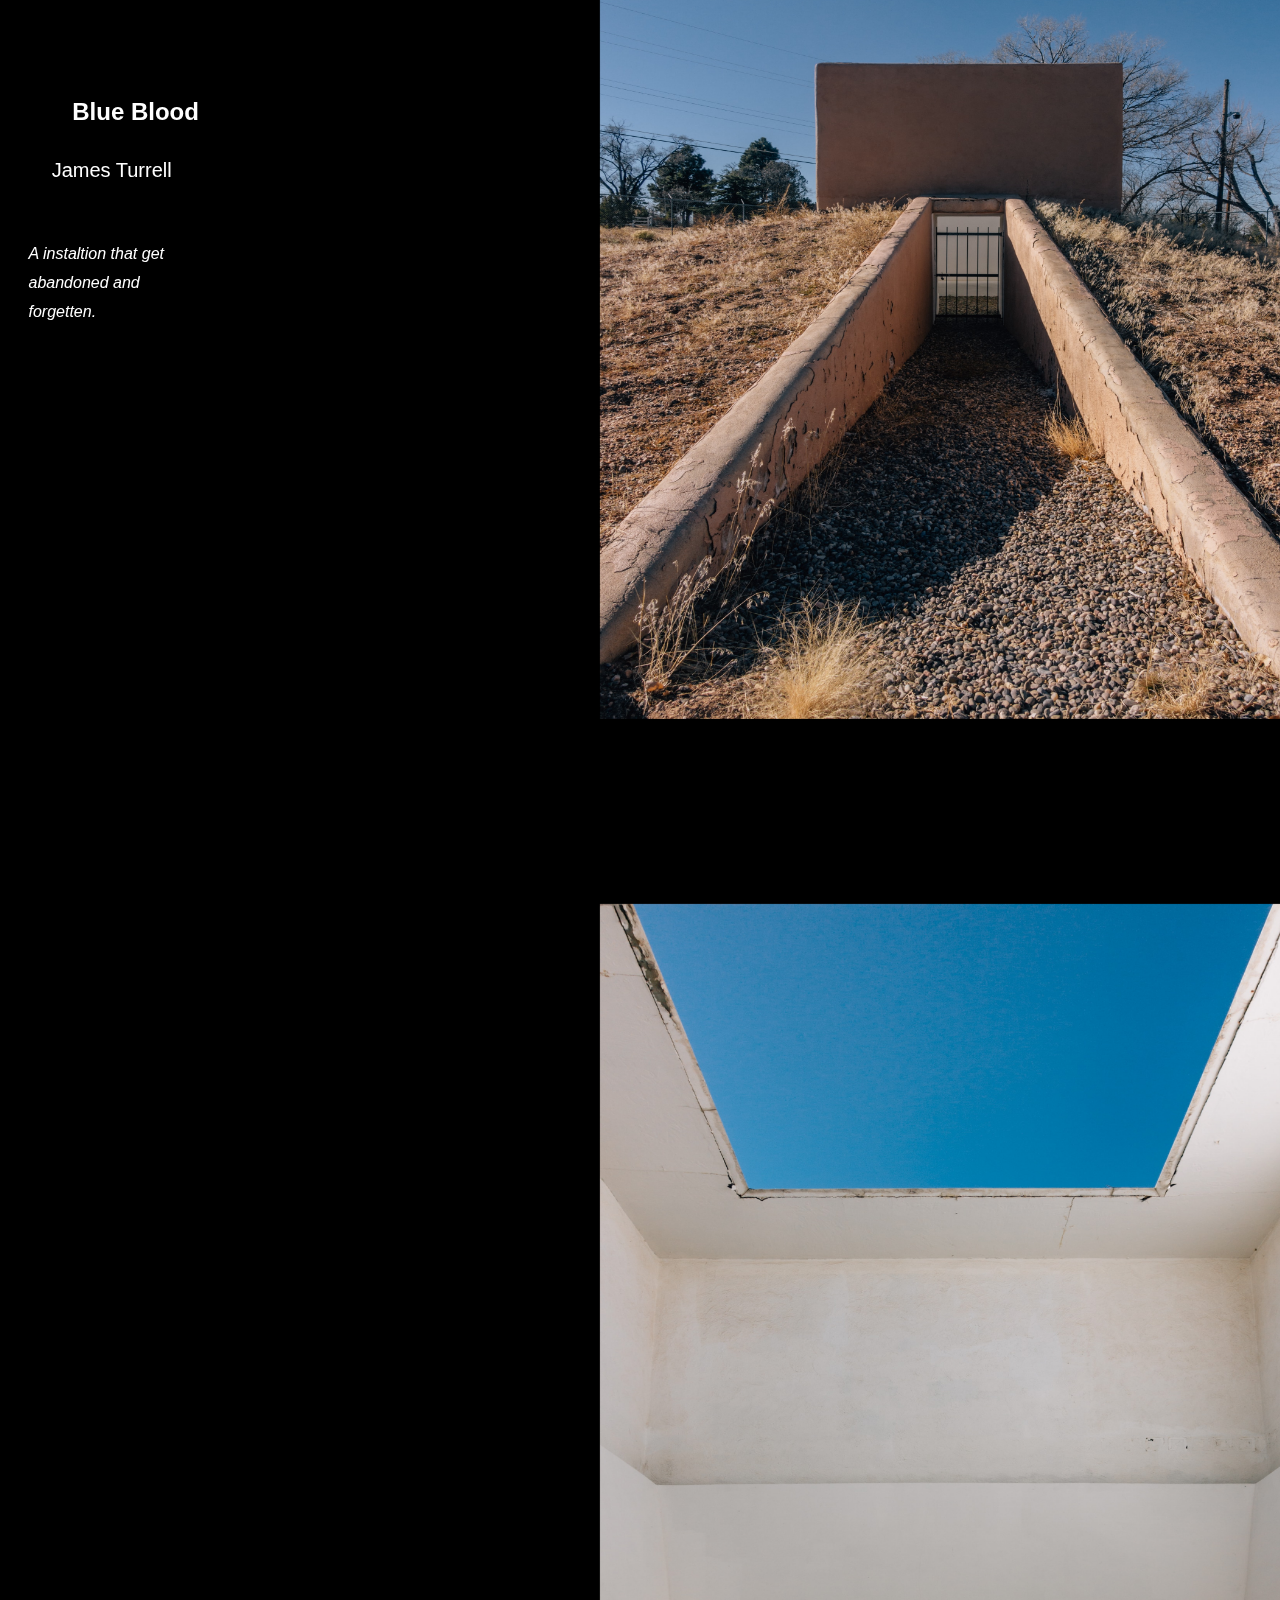
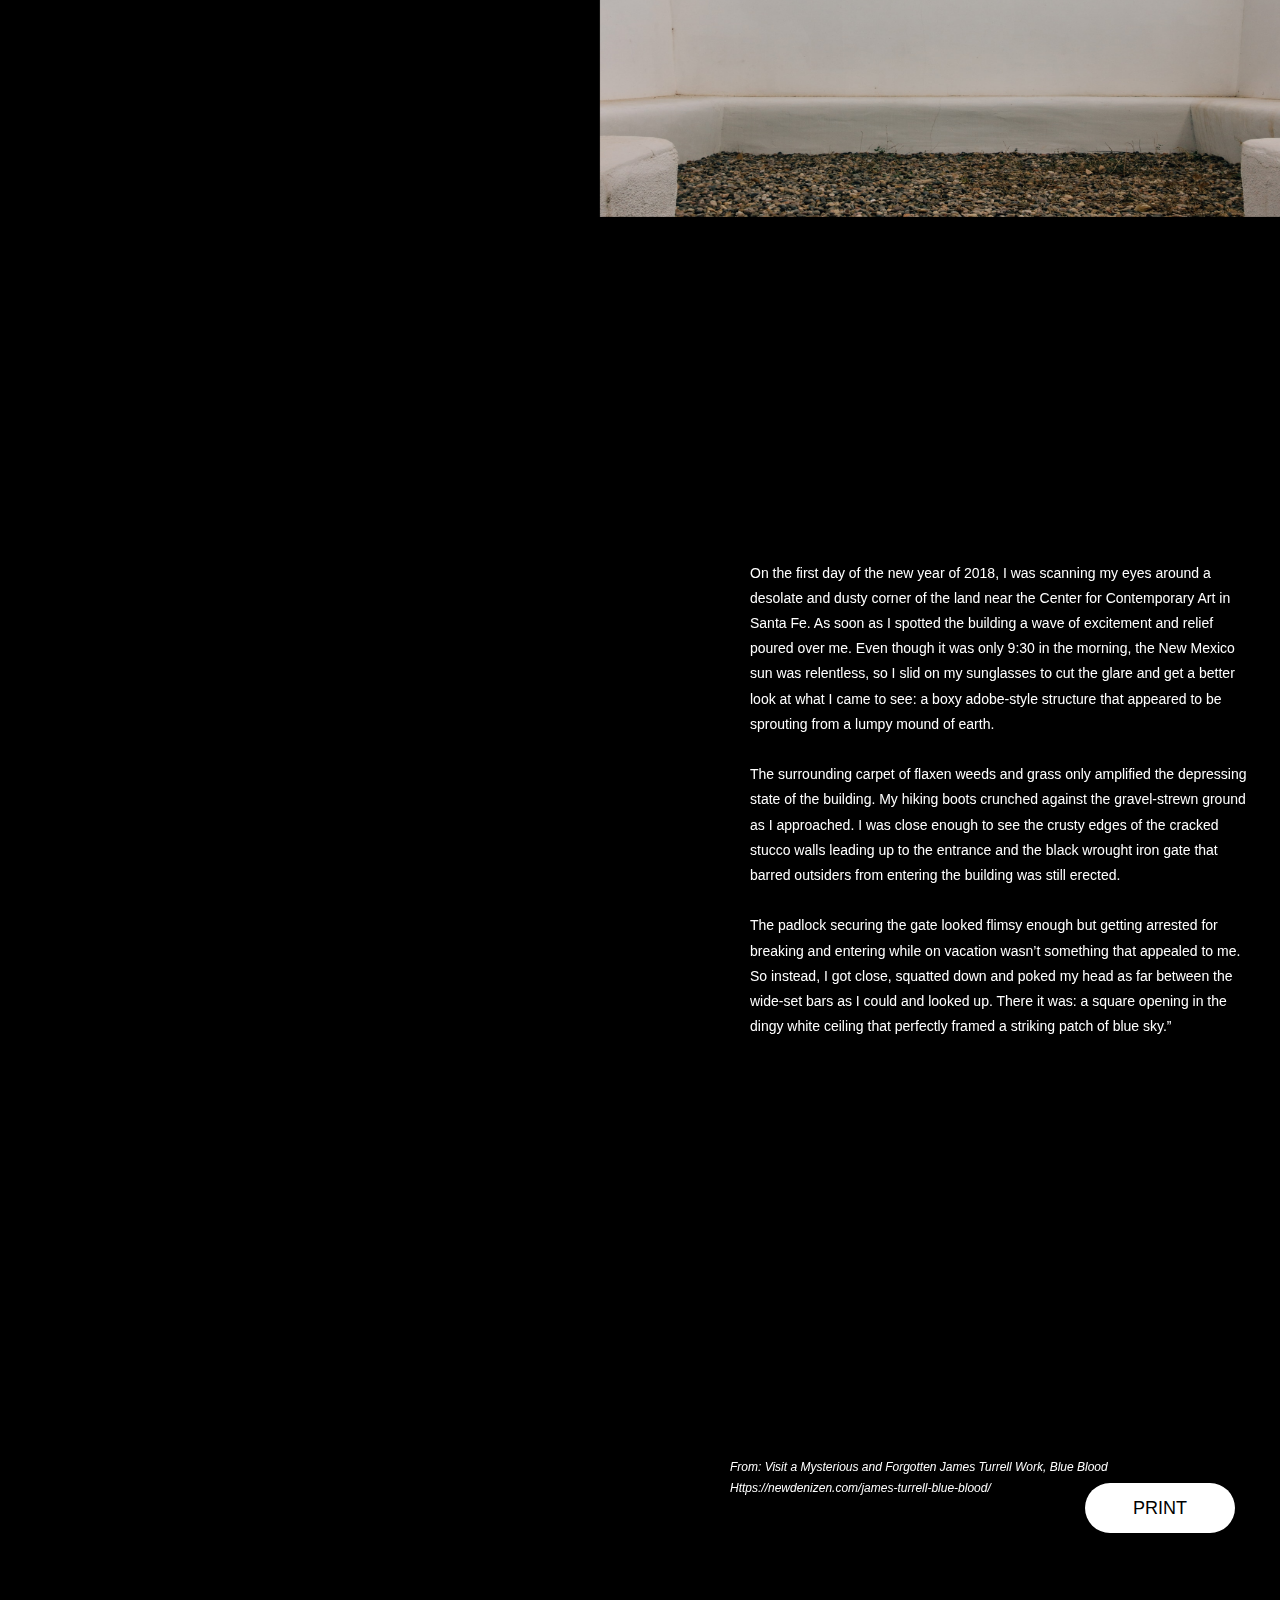
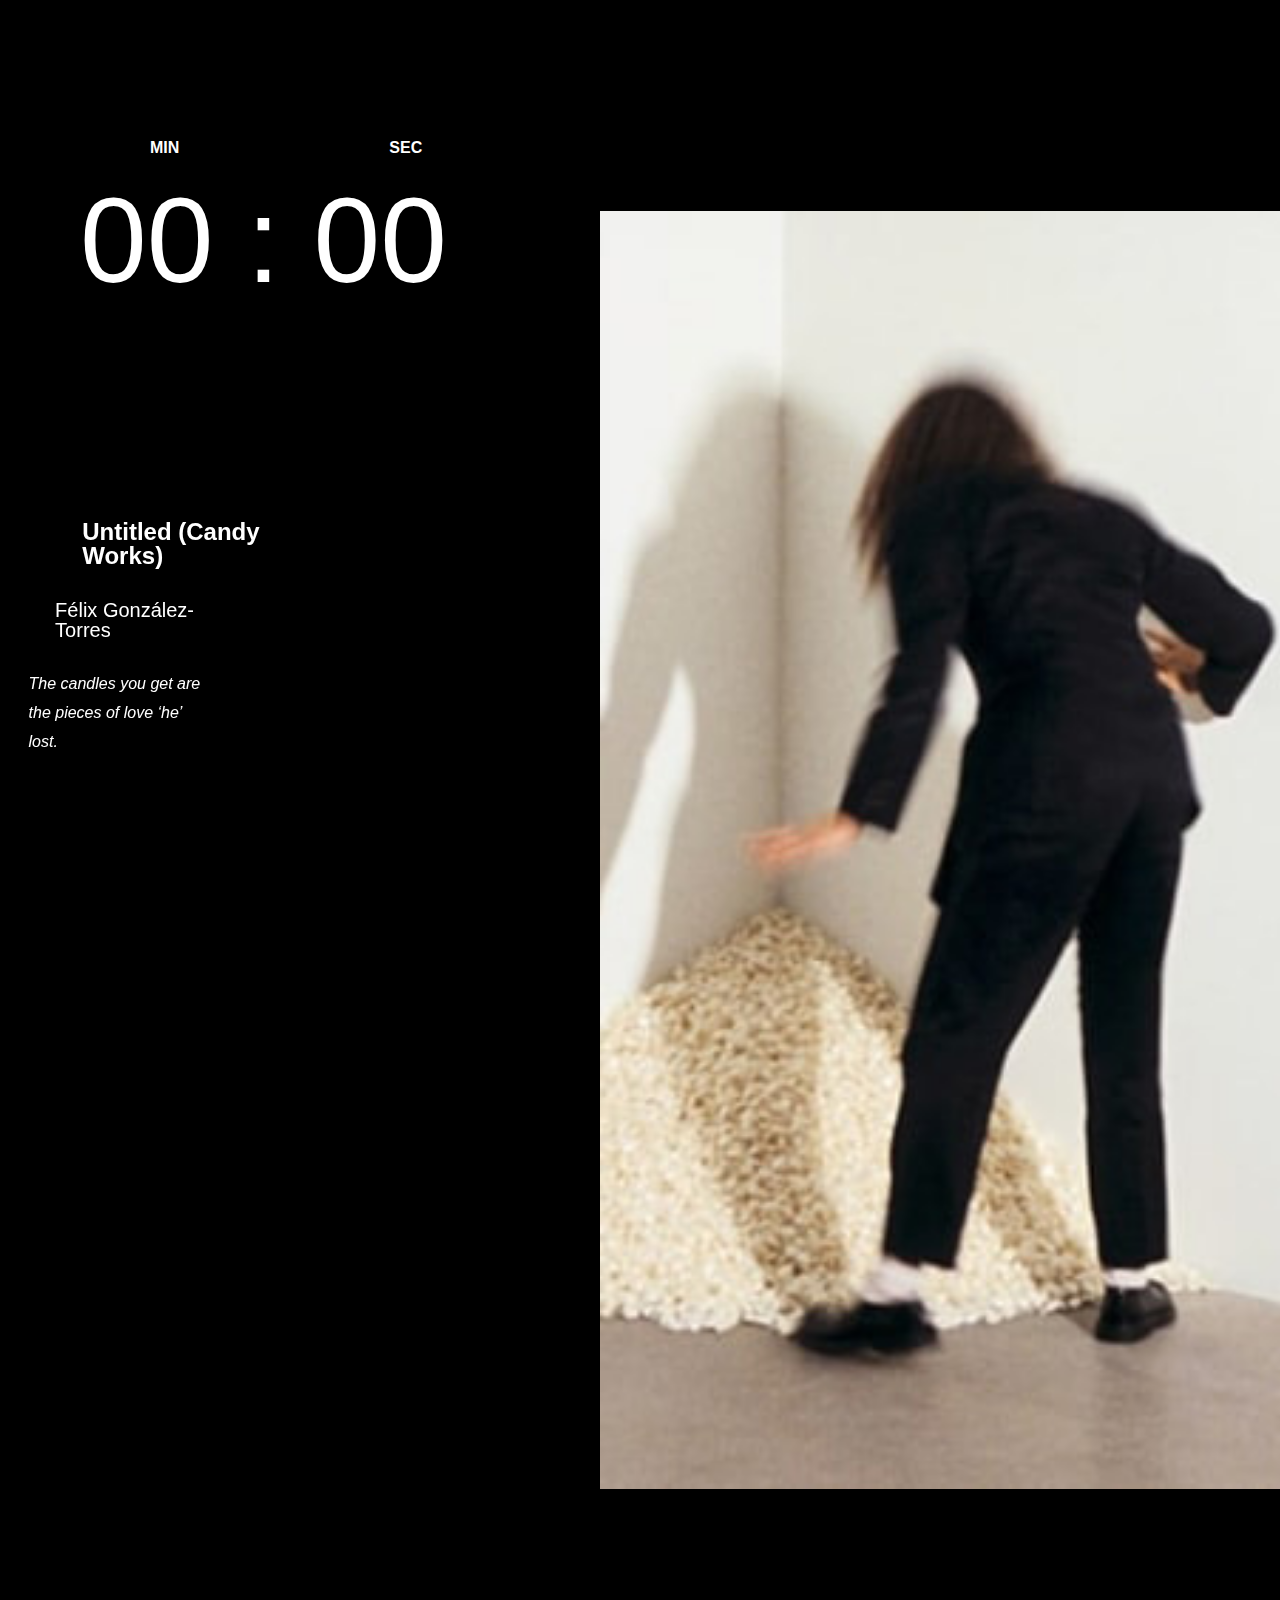
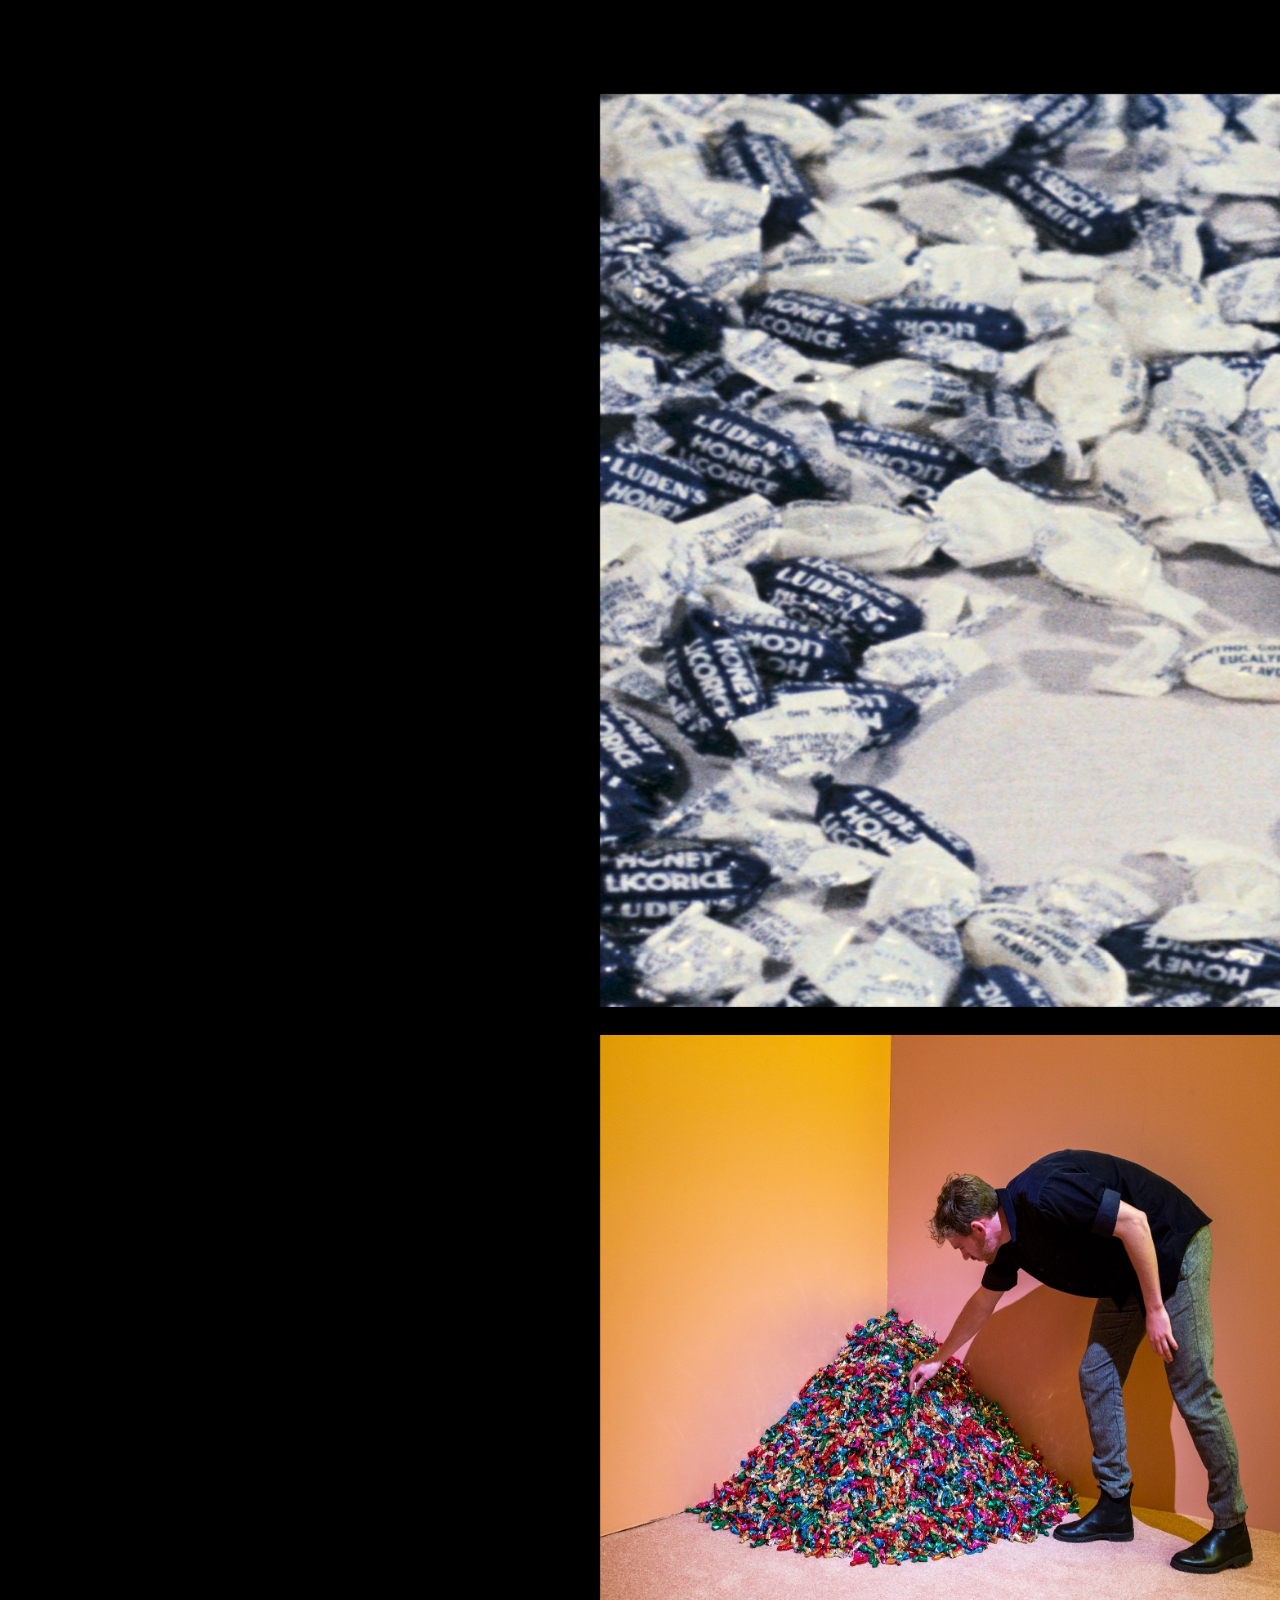
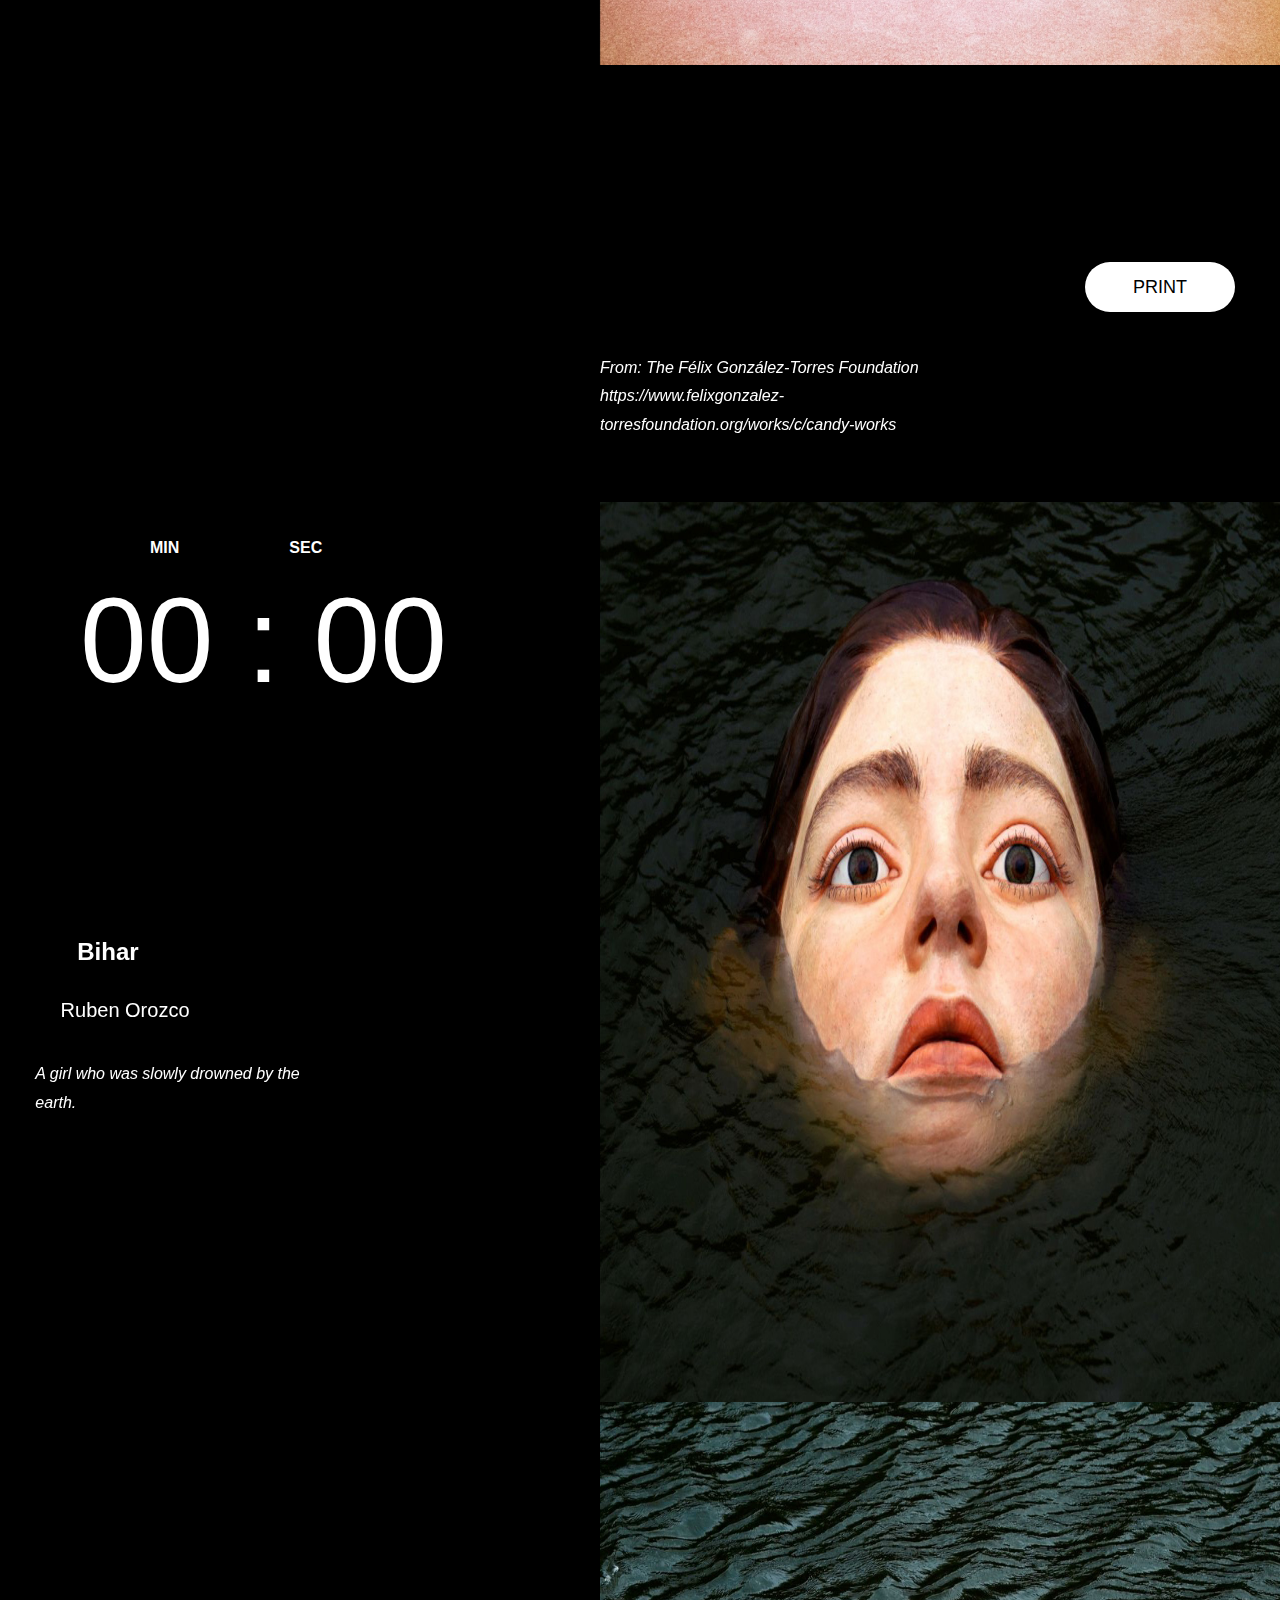
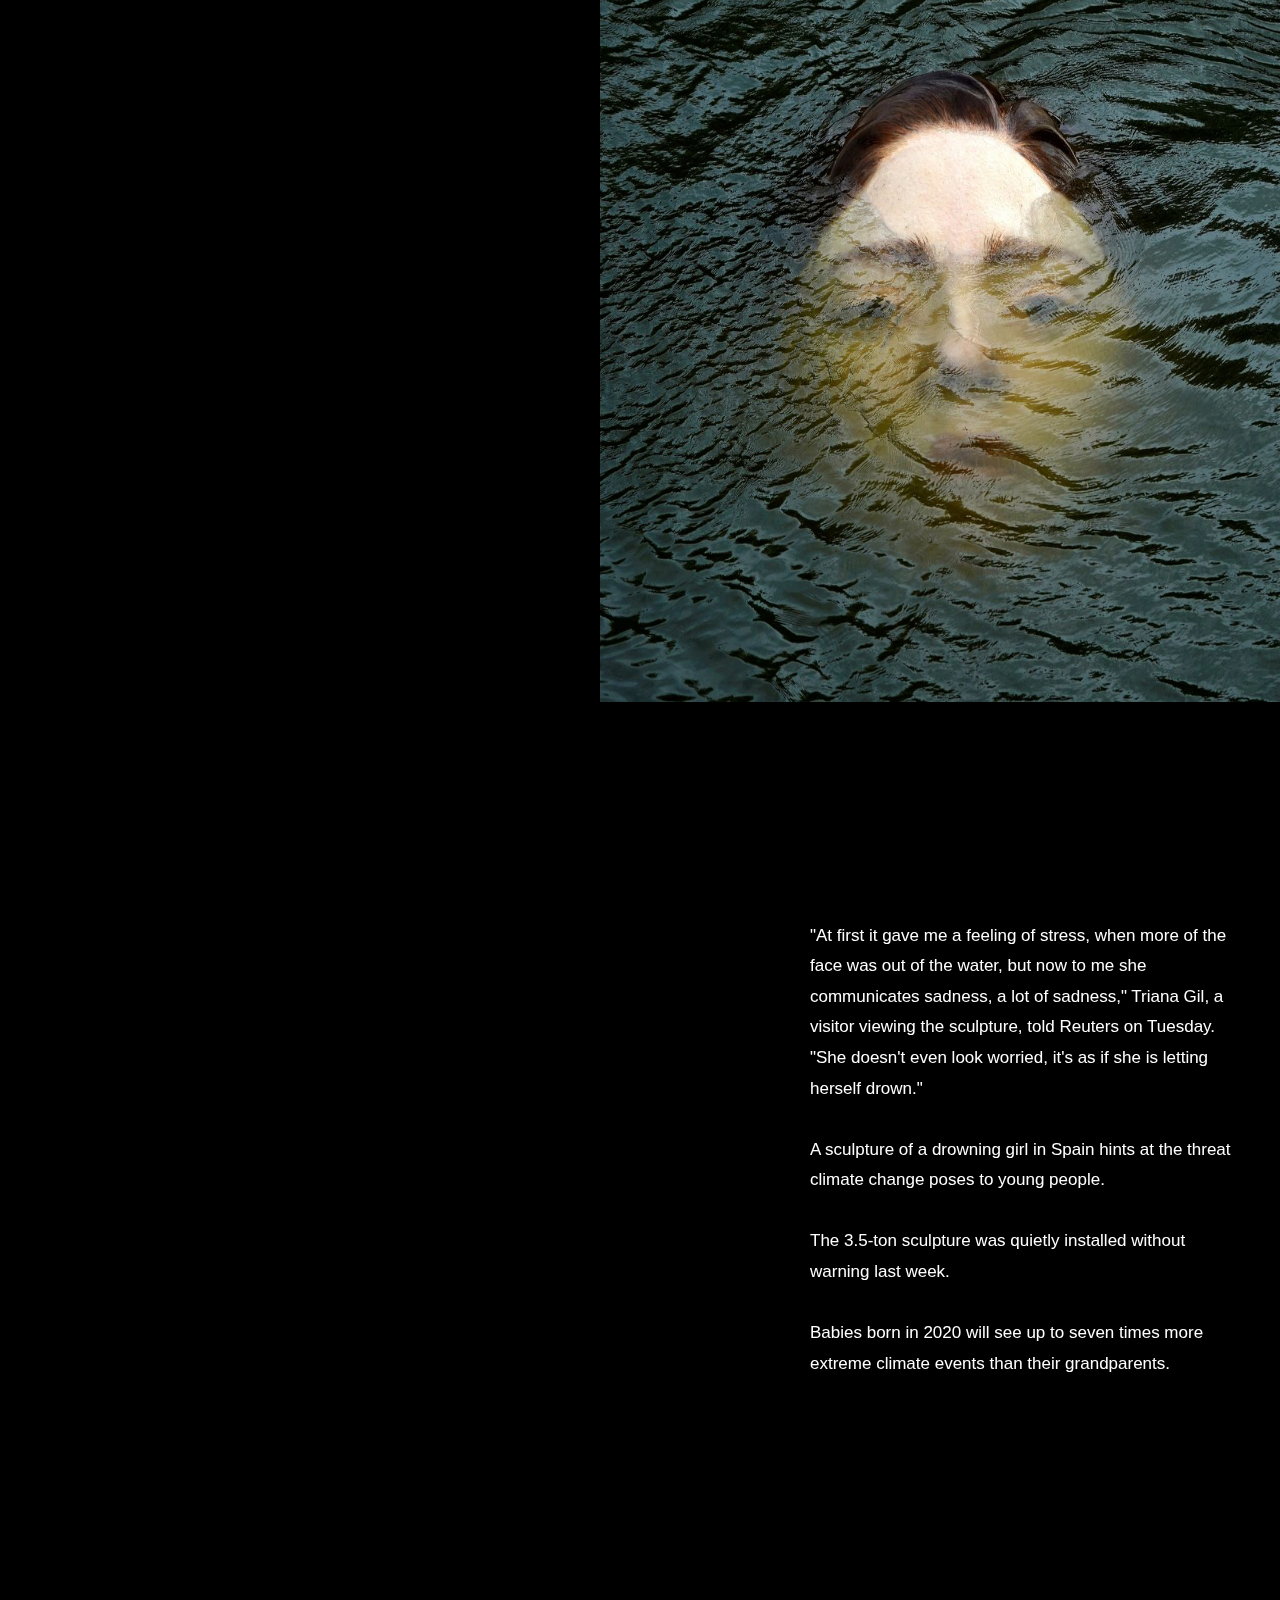
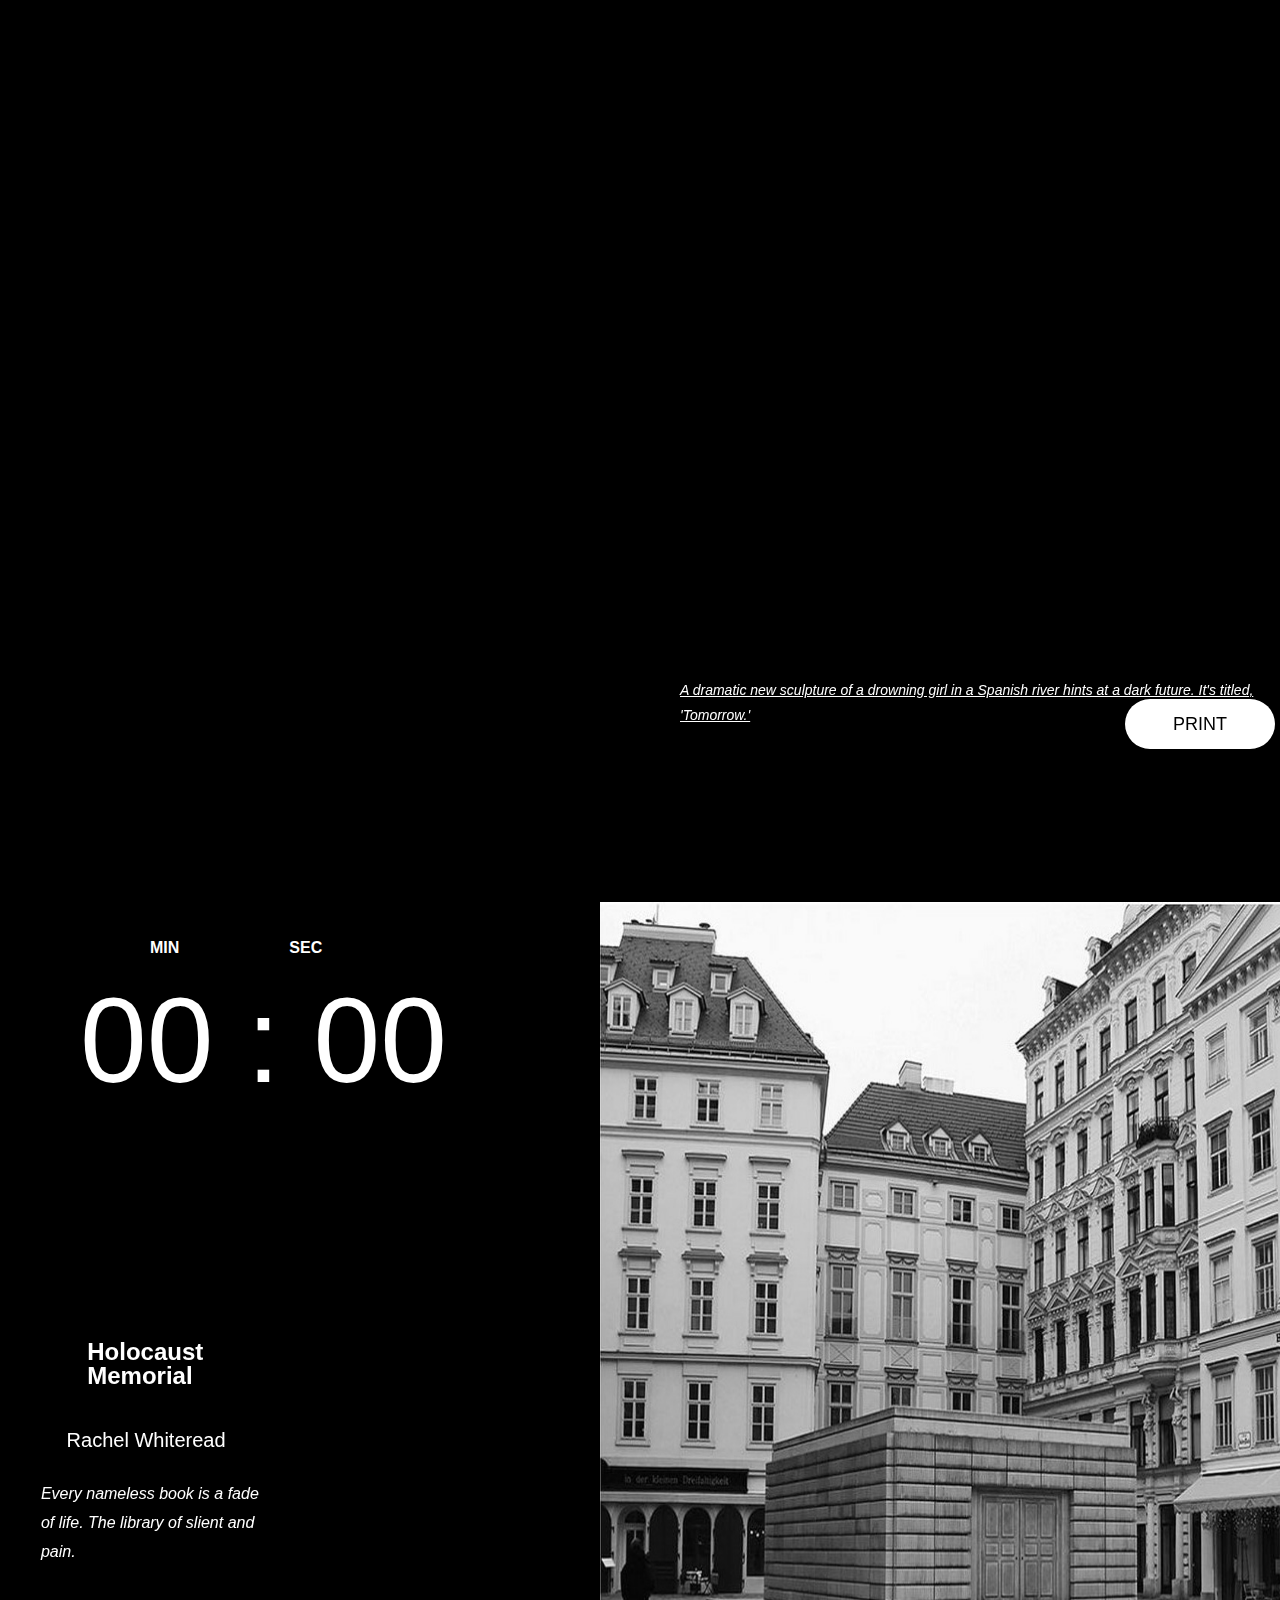
<file: test/index.html>
<!DOCTYPE html>
<html lang="en">
  <head>
    <meta charset="UTF-8" />
    <meta http-equiv="X-UA-Compatible" content="IE=edge" />
    <meta name="viewport" content="width=device-width, initial-scale=1.0" />
    <!--All CSS Pages-->
    <link rel="stylesheet" href="css/main.css" />
    <link rel="stylesheet" href="css/reset.css" />
    <link rel="stylesheet" href="css/pageone.css" />
    <link rel="stylesheet" href="css/pagetwo.css" />
    <link rel="stylesheet" href="css/pagethree.css" />
    <link rel="stylesheet" href="css/pagefour.css" />
    <link rel="stylesheet" href="css/pagefive.css" />
    <link rel="stylesheet" href="css/pagesix.css" />
    <link rel="stylesheet" href="css/pageseven.css" />
    <!--All JS Pages-->
    <script src="index.js" defer></script>
    
    <title>Document</title>
  </head>
  <body>
    <section class="wrapper">
      <div class="title" id="about">
        <div class="timerName" id="min">MIN</div>
        <div class="timerName" id="sec">SEC</div>
        <h1 class="timer">00 : 00</h1>
        <div class="titleB" id="art1">Blur Building</div>
        <div class="artist" id="artist1">
          Elizabeth Diller and Ricardo Scofidio
        </div>
        <div class="description" id="description1">
          A building of lost and disappear. A building surrounded by fog. A
          building of imagination.
        </div>
      </div>
      <div class="scroll">
        <div>
          <img id="fog1" src="img/w1_img1.jpeg" />
        </div>
        <div>
          <img id="fog2" src="img/w1_img2.jpeg" />
        </div>
        <div>
          <img id="fog3" src="img/w1_img3.jpeg" />
        </div>
        <div class="content" id="content1">
          <p>
            The Blur Building is an architecture of atmosphere—a fog mass
            resulting from natural and manmade forces. Water is pumped from Lake
            Neuchâtel, filtered, and shot as a fine mist through 35,000
            high-pressure nozzles. A smart weather system reads the shifting
            climatic conditions of temperature, humidity, wind speed and
            direction and regulates water pressure at a variety of zones. Upon
            entering Blur, visual and acoustic references are erased. There is
            only an optical “white-out” and the “white-noise” of pulsing
            nozzles. Contrary to immersive environments that strive for visual
            fidelity in high-definition with ever-greater technical virtuosity,
            Blur is decidedly low-definition. In this exposition pavilion there
            is nothing to see but our dependence on vision itself. It is an
            experiment in de-emphasis on an environmental scale. Movement within
            is unregulated. The public can ascend to the Angel Deck via a stair
            that emerges through the fog into the blue sky. Water is not only
            the site and primary material of the building; it is also a culinary
            pleasure. The public can drink the building. Within, is an immersive
            acoustic environment by Christian Marclay. The lightweight
            tensegrity structure measures 300 feet wide by 200 feet deep by 75
            feet high and is supported by four columns.
          </p>
        </div>
        <div class="video" id="video1">
          <iframe
            width="720"
            height="805"
            src="https://www.youtube.com/embed/g6cymc-XHHU"
            title="YouTube video player"
            frameborder="0"
            allow="accelerometer; autoplay; clipboard-write; encrypted-media; gyroscope; picture-in-picture"
            allowfullscreen
          ></iframe>
          <div onclick="window.print()">
            <p class="button" id="print1">PRINT</p>
          </div>
          <p class="link" id="link1">
            <span
              >https://dsrny.com/project/blur-building#:~:text=The%20Blur%20Building</span
            >
            <span>%20is%20an,through%2035%2C000%</span>
            <span>20high%2Dpressure%20nozzles.</span>
          </p>
        </div>
      </div>
    </section>

    <!--page two-->
    <section class="wrapper2">
      <div class="title" id="work4">
        <div class="timerName" id="min2">MIN</div>
        <div class="timerName" id="sec2">SEC</div>
        <h1 class="timer">00 : 00</h1>
        <div class="titleB" id="art2">Blue Blood</div>
        <p class="artist" id="artist2">
          James Turrell
        </p>
        <div class="description" id="description2">
          A instaltion that get abandoned and forgetten.
        </div>
      </div>
      <div class="scroll2">
        <div>
          <img id="w2_1" src="img/w2_img1.jpeg" />
        </div>
        <div>
          <img id="w2_2" src="img/w2_img2.jpeg" />
        </div>
        <div class="scroll2">
          <p class="content" id="content2">
            On the first day of the new year of 2018, I was scanning my eyes
            around a desolate and dusty corner of the land near the Center for
            Contemporary Art in Santa Fe. As soon as I spotted the building a
            wave of excitement and relief poured over me. Even though it was
            only 9:30 in the morning, the New Mexico sun was relentless, so I
            slid on my sunglasses to cut the glare and get a better look at what
            I came to see: a boxy adobe-style structure that appeared to be
            sprouting from a lumpy mound of earth.
            <br />
            <br />
            The surrounding carpet of flaxen weeds and grass only amplified the
            depressing state of the building. My hiking boots crunched against
            the gravel-strewn ground as I approached. I was close enough to see
            the crusty edges of the cracked stucco walls leading up to the
            entrance and the black wrought iron gate that barred outsiders from
            entering the building was still erected.
            <br />
            <br />
            The padlock securing the gate looked flimsy enough but getting
            arrested for breaking and entering while on vacation wasn’t
            something that appealed to me. So instead, I got close, squatted
            down and poked my head as far between the wide-set bars as I could
            and looked up. There it was: a square opening in the dingy white
            ceiling that perfectly framed a striking patch of blue sky.”
          </p>
        </div>
        <div>
          <div onclick="window.print()">
            <p class="button" id="print2">PRINT</p>
          </div>
          <p class="link" id="link2">
            <span
              >From: Visit a Mysterious and Forgotten James Turrell Work, Blue
              Blood</span
            >
            <span>Https://newdenizen.com/james-turrell-blue-blood/</span>
            <span></span>
          </p>
        </div>
      </div>
    </section>

    <!--page three-->
    <section class="wrapper2">
      <div class="title" id="work3">
        <div class="timerName" id="min2">MIN</div>
        <div class="timerName" id="sec2">SEC</div>
        <h1 class="timer">00 : 00</h1>
        <div class="titleB" id="art3">Untitled (Candy Works)</div>
        <p class="artist" id="artist3">
          Félix González-Torres
        </p>
        <div class="description" id="description3">
          The candles you get are the pieces of love ‘he’ lost.
        </div>
      </div>
      <div class="scroll2">
        <div>
          <img id="w3_1" src="img/w3_img1.jpg" />
        </div>
        <div>
          <img id="w3_2" src="img/w3_img2jpg.jpg" />
        </div>
        <div>
          <img id="w3_3" src="img/w3_img3.jpeg" />
        </div>
        <div>
          <div onclick="window.print()">
            <p class="button" id="print3">PRINT</p>
          </div>
          <p class="link" id="link3">
            <span>From: The Félix González-Torres Foundation </span>
            <span
              >https://www.felixgonzalez-torresfoundation.org/works/c/candy-works</span
            >
          </p>
        </div>
      </div>
    </section>

    <!--page four-->
    <section class="wrapper">
      <div class="title" id="work4">
        <div class="timerName" id="min">MIN</div>
        <div class="timerName" id="sec">SEC</div>
        <h1 class="timer">00 : 00</h1>
        <div class="titleB" id="art4">Bihar</div>
        <div class="artist" id="artist4">
          Ruben Orozco
        </div>
        <div class="description" id="description4">
          A girl who was slowly drowned by the earth.
        </div>
      </div>
      <div class="scroll">
        <div>
          <img id="w4_1" src="img/w4_img1.jpg" />
        </div>
        <div>
          <img id="w4_2" src="img/w4_img2.jpg" />
        </div>
        <div class="content" id="content4">
          <p>
            "At first it gave me a feeling of stress, when more of the face was
            out of the water, but now to me she communicates sadness, a lot of
            sadness," Triana Gil, a visitor viewing the sculpture, told Reuters
            on Tuesday. "She doesn't even look worried, it's as if she is
            letting herself drown."
            <br />
            <br />
            A sculpture of a drowning girl in Spain hints at the threat climate
            change poses to young people.
            <br />
            <br />
            The 3.5-ton sculpture was quietly installed without warning last
            week.
            <br />
            <br />
            Babies born in 2020 will see up to seven times more extreme climate
            events than their grandparents.
          </p>
        </div>
        <div class="video" id="video4">
          <iframe
            width="720"
            height="1005"
            src="https://www.youtube.com/embed/FKOSSMuoFg8"
            title="YouTube video player"
            frameborder="0"
            allow="accelerometer; autoplay; clipboard-write; encrypted-media; gyroscope; picture-in-picture"
            allowfullscreen
          ></iframe>
          <div onclick="window.print()">
            <p class="button" id="print4">PRINT</p>
          </div>
          <p class="link" id="link4">
            <a
              href="https://www.businessinsider.com/drowning-girl-sculpture-spain-hints-at-climate-change-2021-9#:~:text=The%20head%20of%20a%20young,hyperrealist%20artist%20Ruben%20Orozco%20Loza."
              >A dramatic new sculpture of a drowning girl in a Spanish river
              hints at a dark future. It's titled, 'Tomorrow.'</a
            >
          </p>
        </div>
      </div>
    </section>

    <!--page five-->
    <section class="wrapper">
      <div class="title" id="work4">
        <div class="timerName" id="min">MIN</div>
        <div class="timerName" id="sec">SEC</div>
        <h1 class="timer">00 : 00</h1>
        <div class="titleB" id="art5">Holocaust Memorial</div>
        <div class="artist" id="artist5">
          Rachel Whiteread
        </div>
        <div class="description" id="description5">
          Every nameless book is a fade of life. The library of slient and pain.
        </div>
      </div>
      <div class="scroll">
        <div>
          <img id="w5_1" src="img/w5_img1.jpg" />
        </div>
        <div>
          <img id="w5_2" src="img/w5_img2.jpg" />
        </div>
        <div class="content" id="content5">
          <p>
            This nameless library as a sealed room of closed books symbolizes a
            large number of victims of the brutal holocaust and tells the untold
            stories of victims’ lives buried within them. The namelessness is an
            attempt to describe that can not be described or is not even
            readable. The sealed shut doors are the metaphor for the conclusion,
            closure, and that of—finality.
            <br />
            <br />
            Just like you immerse yourself in the books and revisit the era of
            the past, this sculpture is a place where memories happen, needless
            to say, these are sad. And it also doesn’t console, rather it is
            intended to evoke the memories of the tragedy and brutality of the
            holocaust. From the religious perspective, the memorial provides an
            appreciation of Judaism: The concept of Jews as People of the Book
            (not to other Abrahamic religions), referring to an identity
            specifically rooted in the Torah
          </p>
        </div>
        <div class="video" id="video5">
          <iframe
            width="720"
            height="1005"
            src="https://www.youtube.com/embed/uBHMa6XZ7GM"
            title="YouTube video player"
            frameborder="0"
            allow="accelerometer; autoplay; clipboard-write; encrypted-media; gyroscope; picture-in-picture"
            allowfullscreen
          ></iframe>
          <div onclick="window.print()">
            <p class="button" id="print4">PRINT</p>
          </div>
          <p class="link" id="link5">
            <a
              href="https://www.re-thinkingthefuture.com/designing-for-typologies/a2623-judenplatz-holocaust-memorial-by-rachel-whiteread-a-plethora-of-signs/"
              >Judenplatz Holocaust Memorial by Rachel Whiteread: A plethora of
              signs'</a
            >
          </p>
        </div>
      </div>
    </section>

    <!--page six-->
    <section class="wrapper">
      <div class="title" id="work6">
        <div class="timerName" id="min">MIN</div>
        <div class="timerName" id="sec">SEC</div>
        <h1 class="timer">00 : 00</h1>
        <div class="titleB" id="art5">Installation Cherry Blossoms</div>
        <div class="artist" id="artist5">
          Yamamoto Motoi
        </div>
        <div class="description" id="description5">
          A paint of salt, time, and nature. In the end, everything fade with
          time.
        </div>
      </div>

      <div class="scroll">
        <div>
          <img id="w6_1" src="img/w6_img1.jpeg" />
        </div>
        <div>
          <img id="w6_2" src="img/w6_img2.jpg" />
        </div>
        <div>
          <img id="w6_3" src="img/w6_img3.jpg" />
        </div>
        <div class="content" id="content6">
          <p>
            Sakurashibe-furu (falling cherry stamens) is a seasonal word used in
            haiku for late spring.Sakurashibe-furu (falling cherry stamens) is a
            seasonal word used in haiku for late spring.For many people, this is
            also the time when they lose interest due to the flower season being
            over. However, I want to feel a connection with life by thinking
            about late spring, when the crimson stamens clinging to boughs fall,
            and the season when fresh greens appear. This work was born from the
            desire to ponder the past and future, things invisible to the naked
            eye.
          </p>
        </div>
        <div class="video" id="video5">
          <iframe
            width="720"
            height="1005"
            src="https://www.youtube.com/embed/qMqvL7qTtmQ"
            title="YouTube video player"
            frameborder="0"
            allow="accelerometer; autoplay; clipboard-write; encrypted-media; gyroscope; picture-in-picture"
            allowfullscreen
          ></iframe>
          <div onclick="window.print()">
            <p class="button" id="print4">PRINT</p>
          </div>
          <p class="link" id="link5">
            <a
              href="https://www.motoi-works.com/en/works/installation-cherryblossoms"
            >
              Yamamoto Motoi</a
            >
          </p>
        </div>
      </div>
    </section>

    <!--page seven-->
    <section class="wrapperlast">
        
        
            <p id="content7">
              Thank you for enjoy the work to the end!
            </p>
       
        
            
  
              <p onclick="window.print()" class="button" id="print7">PRINT</p>
   
        </div>
      </section>
  </body>
</html>
</file>
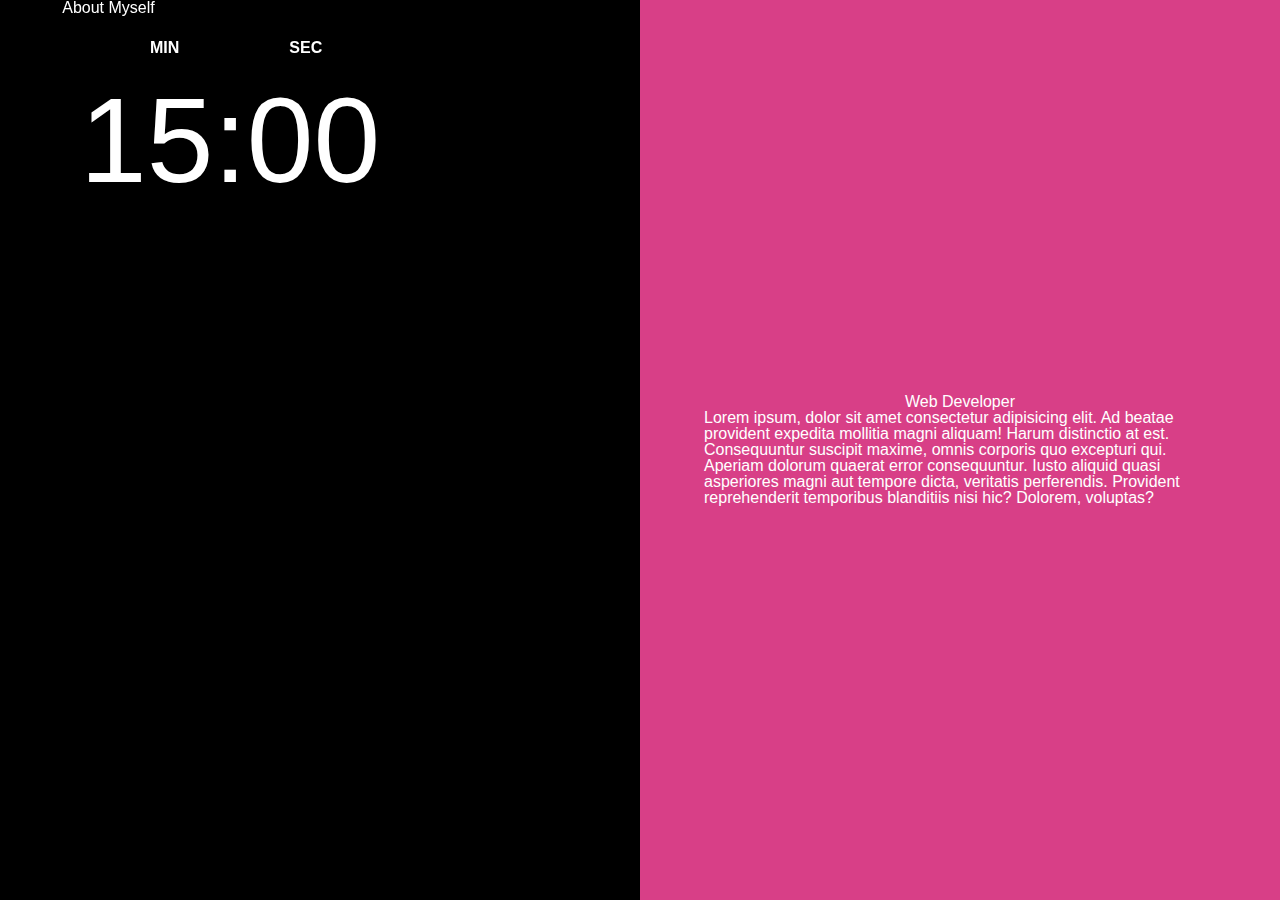
<file: test2/index.html>
<!DOCTYPE html>
<html lang="en">

<head>
  <meta charset="UTF-8" />
  <meta http-equiv="X-UA-Compatible" content="IE=edge" />
  <meta name="viewport" content="width=device-width, initial-scale=1.0" />
  <link rel="stylesheet" href="main.css" />
  <link rel="stylesheet" href="reset.css" />
  <!-- 新增 -->
  <link rel="stylesheet" href="./lib/swiper.min.css">
  <script src="./lib/jquery.min.js"></script>
  <script src="./lib/swiper.min.js"></script>
  <script src="index.js" defer></script>
  <!-- 新增 -->
  <title>Document</title>
</head>

<body>
  <div class="swiper">
    <!--  -->
    <div class="swiper-wrapper swiper-no-swiping">
      <div class="swiper-slide">
        <!-- 嵌套开始 -->
        <section class="wrapper">
          <div class="title" id="about">
            <div class="timerName" id="min">MIN</div>
            <div class="timerName" id="sec">SEC</div>
            <h1 class="timer">00 : 00</h1>
            <h2>About Myself</h2>
          </div>
          <div class="scroll">
            <div>
              <h2>Web Developer</h2>
              <p>
                Lorem ipsum, dolor sit amet consectetur adipisicing elit. Ad beatae
                provident expedita mollitia magni aliquam! Harum distinctio at est.
                Consequuntur suscipit maxime, omnis corporis quo excepturi qui.
                Aperiam dolorum quaerat error consequuntur. Iusto aliquid quasi
                asperiores magni aut tempore dicta, veritatis perferendis. Provident
                reprehenderit temporibus blanditiis nisi hic? Dolorem, voluptas?
              </p>
            </div>
            <div>
              <h2>Tech Lover</h2>
              <p>
                Lorem ipsum, dolor sit amet consectetur adipisicing elit. Ad beatae
                provident expedita mollitia magni aliquam! Harum distinctio at est.
                Consequuntur suscipit maxime, omnis corporis quo excepturi qui.
                Aperiam dolorum quaerat error consequuntur. Iusto aliquid quasi
                asperiores magni aut tempore dicta, veritatis perferendis. Provident
                reprehenderit temporibus blanditiis nisi hic? Dolorem, voluptas?
              </p>
            </div>
            <div>
              <h2>Inquisitive</h2>
              <p>
                Lorem ipsum, dolor sit amet consectetur adipisicing elit. Ad beatae
                provident expedita mollitia magni aliquam! Harum distinctio at est.
                Consequuntur suscipit maxime, omnis corporis quo excepturi qui.
                Aperiam dolorum quaerat error consequuntur. Iusto aliquid quasi
                asperiores magni aut tempore dicta, veritatis perferendis. Provident
                reprehenderit temporibus blanditiis nisi hic? Dolorem, voluptas?
              </p>
            </div>
            <div>
              <h2>test</h2>
              <p>
                Lorem ipsum, dolor sit amet consectetur adipisicing elit. Ad beatae
                provident expedita mollitia magni aliquam! Harum distinctio at est.
                Consequuntur suscipit maxime, omnis corporis quo excepturi qui.
                Aperiam dolorum quaerat error consequuntur. Iusto aliquid quasi
                asperiores magni aut tempore dicta, veritatis perferendis. Provident
                reprehenderit temporibus blanditiis nisi hic? Dolorem, voluptas?
              </p>
            </div>
          </div>
        </section>
        <!-- 嵌套结束 -->
      </div>
      <div class="swiper-slide">

        <section class="wrapper2">
          <div class="title" id="things">
            <div class="timerName" id="min">MIN</div>
            <div class="timerName" id="sec">SEC</div>
            <h1 class="timer">00 : 00</h1>
            <h2>Things I like</h2>

          </div>
          <div class="scroll">
            <div>
              <h2>Trains</h2>
              <p>
                Lorem ipsum, dolor sit amet consectetur adipisicing elit. Ad beatae
                provident expedita mollitia magni aliquam! Harum distinctio at est.
                Consequuntur suscipit maxime, omnis corporis quo excepturi qui.
                Aperiam dolorum quaerat error consequuntur. Iusto aliquid quasi
                asperiores magni aut tempore dicta, veritatis perferendis. Provident
                reprehenderit temporibus blanditiis nisi hic? Dolorem, voluptas?
              </p>
            </div>
            <div>
              <h2>Planes</h2>
              <p>
                Lorem ipsum, dolor sit amet consectetur adipisicing elit. Ad beatae
                provident expedita mollitia magni aliquam! Harum distinctio at est.
                Consequuntur suscipit maxime, omnis corporis quo excepturi qui.
                Aperiam dolorum quaerat error consequuntur. Iusto aliquid quasi
                asperiores magni aut tempore dicta, veritatis perferendis. Provident
                reprehenderit temporibus blanditiis nisi hic? Dolorem, voluptas?
              </p>
            </div>
            <div>
              <h2>Travel</h2>
              <p>
                Lorem ipsum, dolor sit amet consectetur adipisicing elit. Ad beatae
                provident expedita mollitia magni aliquam! Harum distinctio at est.
                Consequuntur suscipit maxime, omnis corporis quo excepturi qui.
                Aperiam dolorum quaerat error consequuntur. Iusto aliquid quasi
                asperiores magni aut tempore dicta, veritatis perferendis. Provident
                reprehenderit temporibus blanditiis nisi hic? Dolorem, voluptas?
              </p>
            </div>
          </div>
        </section>
      </div>

      <div class="swiper-slide">

        <section class="wrapper2">
          <div class="title" id="things">
            <div class="timerName" id="min">MIN</div>
            <div class="timerName" id="sec">SEC</div>
            <h1 class="timer">00 : 00</h1>
            <h2>3.....</h2>
          </div>
          <div class="scroll">
            <div>
              <h2>3Trains</h2>
              <p>
                Lorem ipsum, dolor sit amet consectetur adipisicing elit. Ad beatae
                provident expedita mollitia magni aliquam! Harum distinctio at est.
                Consequuntur suscipit maxime, omnis corporis quo excepturi qui.
                Aperiam dolorum quaerat error consequuntur. Iusto aliquid quasi
                asperiores magni aut tempore dicta, veritatis perferendis. Provident
                reprehenderit temporibus blanditiis nisi hic? Dolorem, voluptas?
              </p>
            </div>
            <div>
              <h2>Planes</h2>
              <p>
                Lorem ipsum, dolor sit amet consectetur adipisicing elit. Ad beatae
                provident expedita mollitia magni aliquam! Harum distinctio at est.
                Consequuntur suscipit maxime, omnis corporis quo excepturi qui.
                Aperiam dolorum quaerat error consequuntur. Iusto aliquid quasi
                asperiores magni aut tempore dicta, veritatis perferendis. Provident
                reprehenderit temporibus blanditiis nisi hic? Dolorem, voluptas?
              </p>
            </div>
            <div>
              <h2>Travel</h2>
              <p>
                Lorem ipsum, dolor sit amet consectetur adipisicing elit. Ad beatae
                provident expedita mollitia magni aliquam! Harum distinctio at est.
                Consequuntur suscipit maxime, omnis corporis quo excepturi qui.
                Aperiam dolorum quaerat error consequuntur. Iusto aliquid quasi
                asperiores magni aut tempore dicta, veritatis perferendis. Provident
                reprehenderit temporibus blanditiis nisi hic? Dolorem, voluptas?
              </p>
            </div>
          </div>
        </section>

      </div>

    </div>
  </div>






</body>

</html>
</file>
<file: css/styles.css>
.page1-container {
  display: grid;
  /*grid-template-columns: auto auto auto auto auto auto;*/
  background-color: rgb(255, 255, 255);
  padding: 0px;
  width: 100%;
  height: 100vh;
  overflow-x: hidden;
  overflow-x: scroll;
}

.column {
  background-color: rgba(255, 255, 255);
  border: 20px solid rgba(255, 255, 255);
  /* border: 20px; */
  padding: 0px;
  font-size: 30px;
  text-align: center;
}
#column1 {
  grid-column: 1 / span 3;
  grid-row: 1;
  display: flex;
  justify-content: space-around;
}
#How-h {
  width: 270px;
  height: 200px;
  background-image: url("img/P1/P1_How_h.jpg");
  background-size: cover;
  background-position: center;
  background-color: rgb(0, 183, 255);
  background-blend-mode: lighten;
  opacity: 0.8;
}
#How-o {
  width: 270px;
  height: 200px;

  background-image: url("img/P1/P1__HOW_o.jpg");
  background-size: cover;
  background-position: center;
  background-color: rgb(255, 0, 128);
  background-blend-mode: lighten;
  opacity: 0.8;
  z-index: 0;
}
#How-w {
  width: 270px;
  height: 200px;
  background-image: url("img/P1/P1_HOW_w.jpg");
  background-size: cover;
  background-position: center;
  background-color: rgb(255, 0, 128);
  background-blend-mode: lighten;
  opacity: 0.8;
}

#column2 {
  grid-column: 4 / span 3;
  grid-row: 1;
  display: flex;
  justify-content: space-around;
}
#To-t {
  width: 250px;
  height: 200px;
  background-image: url("img/P1/P1_TO_t.jpg");
  background-size: cover;
  background-position: center;
  background-color: rgb(255, 0, 128);
  background-blend-mode: lighten;
  opacity: 0.8;
}
#To-o {
  width: 250px;
  height: 200px;
  background-image: url("img/P1/P1_TO_o.jpg");
  background-size: cover;
  background-position: center;
  background-color: rgb(255, 0, 128);
  background-blend-mode: lighten;
  opacity: 0.8;
}

#column3 {
  grid-column: 1 / span 3;
  grid-row: 2;
  display: flex;
  justify-content: space-around;
}
#Light-l {
  position: relative;
  top: 30px;
  width: 150px;
  height: 250px;
  background-image: url("img/P1/P1_LIGHT_l.jpg");
  background-size: cover;
  background-position: center;
  background-color: rgb(255, 0, 128);
  background-blend-mode: lighten;
  opacity: 0.8;
}
#Light-i {
  position: relative;
  top: 30px;
  width: 150px;
  height: 250px;
  background-image: url("img/P1/P1_LIGHT_i.jpg");
  background-size: cover;
  background-position: center;
  background-color: rgb(255, 0, 128);
  background-blend-mode: lighten;
  opacity: 0.8;
}
#Light-g {
  position: relative;
  top: 30px;
  width: 150px;
  height: 250px;
  background-image: url("img/P1/P1_LIGHT_g.jpg");
  background-size: cover;
  background-position: center;
  background-color: rgb(0, 183, 255);
  background-blend-mode: lighten;
  opacity: 0.8;
}
#Light-h {
  position: relative;
  top: 30px;
  width: 150px;
  height: 250px;
  background-image: url("img/P1/P1_LIGHT_h.jpg");
  background-size: cover;
  background-position: center;
  background-color: rgb(255, 0, 128);
  background-blend-mode: lighten;
  opacity: 0.8;
}
#Light-t {
  position: relative;
  top: 30px;
  width: 150px;
  height: 250px;
  background-image: url("img/P1/P1_LIGHT_t.jpg");
  background-size: cover;
  background-position: center;
  background-color: rgb(255, 0, 128);
  background-blend-mode: lighten;
  opacity: 0.8;
}

#column4 {
  grid-column: 5 / span 2;
  grid-row: 2;
}
#A-a {
  position: relative;
  left: -30px;
  width: 430px;
  height: 200px;
  background-image: url("img/P1/P1_A_a.jpg");
  background-size: cover;
  background-position: center;
  background-color: rgb(0, 183, 255);
  background-blend-mode: lighten;
  opacity: 0.8;

  color: rgb(3, 3, 3);
  font-family: sans-serif;
  font-size: 120px;
}

#column5 {
  grid-column: 2 / span 5;
  grid-row: 3;
  display: flex;
  justify-content: space-around;
}
#Candle_c {
  width: 170px;
  height: 250px;
  background-image: url("img/P1/P1_CANDLE_c.jpg");
  background-size: cover;
  background-position: center;
  background-color: rgb(255, 0, 128);
  background-blend-mode: lighten;
  opacity: 0.8;
}
#Candle_a {
  width: 170px;
  height: 250px;
  background-image: url("img/P1/P1_CANDLE_a.jpg");
  background-size: cover;
  background-position: center;
  background-color: rgb(255, 0, 128);
  background-blend-mode: lighten;
  opacity: 0.8;

  color: rgb(3, 3, 3);
  font-family: sans-serif;
  font-size: 120px;
}
#Candle_A {
  position: relative;
  top: 20px;
  left: 180px;
  color: rgb(3, 3, 3);
  font-family: sans-serif;
  font-size: 120px;
  opacity: 0;
  font-family: "Lora", serif;
  z-index: 1000;
}
#Candle_n {
  width: 170px;
  height: 250px;
  background-image: url("img/P1/P1_CANDLE_n.jpg");
  background-size: cover;
  background-position: center;
  background-color: rgb(0, 183, 255);
  background-blend-mode: lighten;
  opacity: 0.8;
}
#Candle_d {
  width: 170px;
  height: 250px;
  background-image: url("img/P1/P1_CANDLE_d.jpg");
  background-size: cover;
  background-position: center;
  background-color: rgb(255, 0, 128);
  background-blend-mode: lighten;
  opacity: 0.8;
}
#Candle_l {
  width: 170px;
  height: 250px;
  background-image: url("img/P1/P1_CANDLE_l.jpg");
  background-size: cover;
  background-position: center;
  background-color: rgb(255, 0, 128);
  background-blend-mode: lighten;
  opacity: 0.8;
}
#Candle_e {
  width: 170px;
  height: 250px;
  background-image: url("img/P1/P1_CANDLE_e.jpg");
  background-size: cover;
  background-position: center;
  background-color: rgb(255, 0, 128);
  background-blend-mode: lighten;
  opacity: 0.8;
}

/*Text section*/
.T1 {
  position: relative;
  top: 90px;
  left: 50px;
  color: rgb(3, 3, 26);
  font-family: sans-serif;
  font-size: 120px;
  opacity: 1;
  font-family: "Lora", serif;
}

.TH1 {
  position: relative;
  top: 100px;
  left: 40px;
  color: rgb(3, 3, 3);
  font-family: sans-serif;
  font-size: 120px;
  opacity: 0;
  font-family: "Lora", serif;
  z-index: 1;
}
.TH1:hover {
  opacity: 1;
  z-index: 1;
  animation-timing-function: ease 0.5s;
}

.T2 {
  position: relative;
  top: 120px;
  left: 70px;
  color: rgb(3, 3, 3);
  font-size: 80px;
  font-family: "Lora", serif;
}

.TH2 {
  position: relative;
  top: 120px;
  left: 80px;
  color: rgb(3, 3, 3);
  font-size: 80px;
  font-family: "Lora", serif;
  opacity: 0;
}
.TH2:hover {
  opacity: 1;
  z-index: 1;
  animation-timing-function: ease;
}

.T3 {
  position: relative;
  left: -40px;
  color: rgb(3, 3, 3);
  font-size: 40px;
  font-family: "Lora", serif;
}

.TH3 {
  position: relative;
  top: 100px;
  left: 20px;
  color: rgb(3, 3, 3);
  font-size: 80px;
  font-family: "Lora", serif;
  opacity: 0;
}
.TH3:hover {
  opacity: 1;
  z-index: 1;
  animation-timing-function: ease;
}

.T4 {
  position: relative;
  top: 100px;
  left: 20px;
  color: rgb(3, 3, 3);
  font-size: 80px;
  font-family: "Lora", serif;
}

.TH4 {
  position: relative;
  top: 40px;
  left: 40px;
  color: rgb(3, 3, 3);
  font-family: sans-serif;
  font-size: 120px;
  opacity: 0;
  font-family: "Lora", serif;
  z-index: 1;
}
.TH4:hover {
  opacity: 1;
  z-index: 1;
  animation-timing-function: ease;
}

.T5 {
  position: relative;
  top: 40px;
  left: 40px;
  color: rgb(3, 3, 3);
  font-family: sans-serif;
  font-size: 120px;
  font-family: "Lora", serif;
  z-index: 1;
}
.TH5 {
  position: relative;
  left: -40px;
  color: rgb(3, 3, 3);
  font-size: 80px;
  font-family: "Lora", serif;
  opacity: 0;
}
.TH5:hover {
  opacity: 1;
  z-index: 1;
  animation-timing-function: ease;
}

.TH6 {
  position: relative;
  top: 40px;
  color: rgb(3, 3, 3);
  font-size: 60px;
  font-family: "Lora", serif;
  opacity: 0;
}
.TH6:hover {
  opacity: 1;
  z-index: 1;
  animation-timing-function: ease;
}

.TH7 {
  position: relative;
  top: 100px;
  left: 20px;
  color: rgb(3, 3, 3);
  font-size: 80px;
  font-family: "Lora", serif;
  opacity: 0;
}
.TH7:hover {
  opacity: 1;
  z-index: 1;
  animation-timing-function: ease-in 5s;
}
</file>
<file: css/p2_styles.css>
.page2-container {
  position: absolute;
  top: 0px;
  left: 1440px;
  display: grid;
  /* grid-template-columns: auto auto auto auto auto auto; */
  background-color: rgb(63, 79, 83);
  padding: 0px;
  width: 100%;
  height: 100vh;
  overflow-x: hidden;
  overflow-x: scroll;
}
.columnII {
  background-color: rgba(63, 79, 83, 0.8);
  border: 20px solid rgba(63, 79, 83, 0.8);
  /* border: 20px; */
  padding: 0px;
  font-size: 30px;
  text-align: center;
}

#column6 {
  grid-column: 1 / span 3;
  grid-row: 1;
  display: flex;
  justify-content: space-around;
}
#Open_o {
  width: 180px;
  height: 170px;
  background-image: url("img/P2/OPEN_o.jpg");
  background-size: cover;
  background-position: center;
  background-color: rgb(255, 0, 128);
  background-blend-mode: lighten;
  opacity: 0.8;
}
#Open_p {
  width: 180px;
  height: 170px;
  background-image: url("img/P2/OPEN_p.jpg");
  background-size: cover;
  background-position: center;
  background-color: rgb(255, 0, 128);
  background-blend-mode: lighten;
  opacity: 0.8;
}
#Open_e {
  width: 180px;
  height: 170px;
  background-image: url("img/P2/OPEN_e.jpg");
  background-size: cover;
  background-position: center;
  background-color: rgb(255, 0, 128);
  background-blend-mode: lighten;
  opacity: 0.8;
}
#Open_n {
  width: 180px;
  height: 170px;
  background-image: url("img/P2/OPEN_n.jpg");
  background-size: cover;
  background-position: center;
  background-color: rgb(255, 0, 128);
  background-blend-mode: lighten;
  opacity: 0.8;
}

#column7 {
  grid-column: 5 / span 2;
  grid-row: 1;
  display: flex;
  justify-content: space-around;
}
#The_t {
  width: 180px;
  height: 170px;
  background-image: url("img/P2/THE_t.jpg");
  background-size: cover;
  background-position: center;
  background-color: rgb(255, 0, 128);
  background-blend-mode: lighten;
  opacity: 0.8;
}
#The_h {
  width: 180px;
  height: 170px;
  background-image: url("img/P2/THE_h.jpg");
  background-size: cover;
  background-position: center;
  background-color: rgb(255, 0, 128);
  background-blend-mode: lighten;
  opacity: 0.8;
}
#The_e {
  width: 180px;
  height: 170px;
  background-image: url("img/P2/THE_e.jpg");
  background-size: cover;
  background-position: center;
  background-color: rgb(255, 0, 128);
  background-blend-mode: lighten;
  opacity: 0.8;
}

#column8 {
  grid-column: 1 / span 2;
  grid-row: 2;
  /*space holder*/
}

#column12 {
  grid-column: 2 / span 4;
  grid-row: 2;
  display: flex;
  justify-content: space-around;
}
#Lid_l {
  width: 320px;
  height: 185px;
  background-image: url("img/P2/LID_l.jpg");
  background-size: cover;
  background-position: center;
  background-color: rgb(255, 0, 128);
  background-blend-mode: lighten;
  opacity: 0.8;
}
#Lid_i {
  width: 320px;
  height: 185px;
  background-image: url("img/P2/LID_i.jpg");
  background-size: cover;
  background-position: center;
  background-color: rgb(255, 0, 128);
  background-blend-mode: lighten;
  opacity: 0.8;
}
#Lid_d {
  width: 320px;
  height: 185px;
  background-image: url("img/P2/LID_d.jpg");
  background-size: cover;
  background-position: center;
  background-color: rgb(255, 0, 128);
  background-blend-mode: lighten;
  opacity: 0.8;
}

#column9 {
  grid-column: 1 / span 2;
  grid-row: 3;
  display: flex;
  justify-content: space-around;
}
#Of_o {
  position: relative;
  top: 20px;
  width: 150px;
  height: 120px;
  background-image: url("img/P2/OF_o.jpg");
  background-size: cover;
  background-position: center;
  background-color: rgb(255, 0, 128);
  background-blend-mode: lighten;
  opacity: 0.8;
}
#Of_f {
  position: relative;
  top: 20px;
  width: 150px;
  height: 120px;
  background-image: url("img/P2/OF_f.jpg");
  background-size: cover;
  background-position: center;
  background-color: rgb(255, 0, 128);
  background-blend-mode: lighten;
  opacity: 0.8;
}

#column10 {
  grid-column: 3 / span 4;
  grid-row: 3;
  display: flex;
  justify-content: space-around;
}
#Your_y {
  width: 240px;
  height: 170px;
  background-image: url("img/P2/YOUR_y.jpg");
  background-size: cover;
  background-position: center;
  background-color: rgb(255, 0, 128);
  background-blend-mode: lighten;
  opacity: 0.8;
}
#Your_o {
  width: 240px;
  height: 170px;
  background-image: url("img/P2/YOUR_o.jpg");
  background-size: cover;
  background-position: center;
  background-color: rgb(255, 0, 128);
  background-blend-mode: lighten;
  opacity: 0.8;
}
#Your_u {
  width: 240px;
  height: 170px;
  background-image: url("img/P2/YOUR_u.jpg");
  background-size: cover;
  background-position: center;
  background-color: rgb(255, 0, 128);
  background-blend-mode: lighten;
  opacity: 0.8;
}
#Your_r {
  width: 240px;
  height: 170px;
  background-image: url("img/P2/YOUR_r.jpg");
  background-size: cover;
  background-position: center;
  background-color: rgb(255, 0, 128);
  background-blend-mode: lighten;
  opacity: 0.8;
}

#column11 {
  grid-column: 2 / span 4;
  grid-row: 4;
  display: flex;
  justify-content: space-around;
}
#Candle_c2 {
  width: 155px;
  height: 218px;
  background-image: url("img/P1/P1_CANDLE_c.jpg");
  background-size: cover;
  background-position: center;
  background-color: rgb(255, 0, 128);
  background-blend-mode: lighten;
  opacity: 0.8;
}
#Candle_a2 {
  width: 155px;
  height: 218px;
  background-image: url("img/P1/P1_CANDLE_a.jpg");
  background-size: cover;
  background-position: center;
  background-color: rgb(255, 0, 128);
  background-blend-mode: lighten;
  opacity: 0.8;
}
#Candle_n2 {
  width: 155px;
  height: 218px;
  background-image: url("img/P1/P1_CANDLE_n.jpg");
  background-size: cover;
  background-position: center;
  background-color: rgb(255, 0, 128);
  background-blend-mode: lighten;
  opacity: 0.8;
}
#Candle_d2 {
  width: 155px;
  height: 218px;
  background-image: url("img/P1/P1_CANDLE_d.jpg");
  background-size: cover;
  background-position: center;
  background-color: rgb(255, 0, 128);
  background-blend-mode: lighten;
  opacity: 0.8;
}
#Candle_l2 {
  width: 155px;
  height: 218px;
  background-image: url("img/P1/P1_CANDLE_l.jpg");
  background-size: cover;
  background-position: center;
  background-color: rgb(255, 0, 128);
  background-blend-mode: lighten;
  opacity: 0.8;
}
#Candle_e2 {
  width: 155px;
  height: 218px;
  background-image: url("img/P1/P1_CANDLE_e.jpg");
  background-size: cover;
  background-position: center;
  background-color: rgb(255, 0, 128);
  background-blend-mode: lighten;
  opacity: 0.8;
}

#column13 {
  grid-column: 1 / span 1;
  grid-row: 4;
  /*space holder*/
}
</file>
<file: css/p3_styles.css>
.page3-container {
  position: absolute;
  top: 0px;
  left: 2890px;
  display: grid;
  /* grid-template-columns: auto auto auto auto auto auto; */
  background-color: rgb(255, 255, 255);
  padding: 0px;
  width: 100%;
  height: 100vh;
  overflow-x: hidden;
  overflow-x: scroll;
}

.columnIII {
  background-color: rgba(255, 255, 255 0.8);
  border: 20px solid rgba(255, 255, 255, 0.8);
  /* border: 20px; */
  padding: 0px;
  font-size: 30px;
  text-align: center;
}

#column14 {
  grid-column: 1 / span 3;
  grid-row: 1;
  display: flex;
  justify-content: space-around;
}

#Trim_t {
  width: 180px;
  height: 170px;
  background-image: url("img/P3/TRIM_t.jpg");
  background-size: cover;
  background-position: center;
  background-color: rgb(255, 0, 128);
  background-blend-mode: lighten;
  opacity: 0.8;
}
#Trim_r {
  width: 180px;
  height: 170px;
  background-image: url("img/P3/TRIM_r.jpg");
  background-size: cover;
  background-position: center;
  background-color: rgb(255, 0, 128);
  background-blend-mode: lighten;
  opacity: 0.8;
}
#Trim_i {
  width: 180px;
  height: 170px;
  background-image: url("img/P3/TRIM_i.jpg");
  background-size: cover;
  background-position: center;
  background-color: rgb(255, 0, 128);
  background-blend-mode: lighten;
  opacity: 0.8;
}
#Trim_m {
  width: 180px;
  height: 170px;
  background-image: url("img/P3/TRIM_m.jpg");
  background-size: cover;
  background-position: center;
  background-color: rgb(255, 0, 128);
  background-blend-mode: lighten;
  opacity: 0.8;
}

#column15 {
  grid-column: 5 / span 2;
  grid-row: 1;
  display: flex;
  justify-content: space-around;
}
#The_t1 {
  width: 130px;
  height: 130px;
  position: relative;
  top: 20px;
  background-image: url("img/P2/THE_t.jpg");
  background-size: cover;
  background-position: center;
  background-color: rgb(0, 183, 255);
  background-blend-mode: lighten;
  opacity: 0.8;
  border: 10px solid white;
}
#The_h1 {
  width: 130px;
  height: 130px;
  position: relative;
  top: 20px;
  background-image: url("img/P2/THE_h.jpg");
  background-size: cover;
  background-position: center;
  background-color: rgb(0, 183, 255);
  background-blend-mode: lighten;
  opacity: 0.8;
  border: 10px solid white;
}
#The_e1 {
  width: 130px;
  height: 130px;
  position: relative;
  top: 20px;
  background-image: url("img/P2/THE_e.jpg");
  background-size: cover;
  background-position: center;
  background-color: rgb(0, 183, 255);
  background-blend-mode: lighten;
  opacity: 0.8;
  border: 10px solid white;
}

#column16 {
  grid-column: 1 / span 3;
  grid-row: 2;
  display: flex;
  justify-content: space-around;
}
#Wick_w {
  width: 180px;
  height: 170px;
  background-image: url("img/P3/WICK_w.jpg");
  background-size: cover;
  background-position: center;
  background-color: rgb(255, 0, 128);
  background-blend-mode: lighten;
  opacity: 0.8;
}
#Wick_i {
  width: 180px;
  height: 170px;
  background-image: url("img/P3/WICK_i.jpg");
  background-size: cover;
  background-position: center;
  background-color: rgb(255, 0, 128);
  background-blend-mode: lighten;
  opacity: 0.8;
}
#Wick_c {
  width: 180px;
  height: 170px;
  background-image: url("img/P3/WICK_c.jpg");
  background-size: cover;
  background-position: center;
  background-color: rgb(255, 0, 128);
  background-blend-mode: lighten;
  opacity: 0.8;
}
#Wick_k {
  width: 180px;
  height: 170px;
  background-image: url("img/P3/WICK_k.jpg");
  background-size: cover;
  background-position: center;
  background-color: rgb(255, 0, 128);
  background-blend-mode: lighten;
  opacity: 0.8;
}

#column17 {
  grid-column: 1 / span 2;
  grid-row: 3;
  display: flex;
  justify-content: space-around;
}
#Every_e {
  width: 105px;
  height: 198px;
  background-image: url("img/P3/EVERY_e.jpg");
  background-size: cover;
  background-position: center;
  background-color: rgb(0, 183, 255);
  background-blend-mode: lighten;
  opacity: 0.8;
  border: 10px solid white;
}
#Every_v {
  width: 105px;
  height: 198px;
  background-image: url("img/P3/EVERY_v.jpg");
  background-size: cover;
  background-position: center;
  background-color: rgb(0, 183, 255);
  background-blend-mode: lighten;
  opacity: 0.8;
  border: 10px solid white;
}
#Every_eI {
  width: 105px;
  height: 198px;
  background-image: url("img/P3/EVERY_e1.jpg");
  background-size: cover;
  background-position: center;
  background-color: rgb(0, 183, 255);
  background-blend-mode: lighten;
  opacity: 0.8;
  border: 10px solid white;
}
#Every_r {
  width: 105px;
  height: 198px;
  background-image: url("img/P3/EVERY_r.jpg");
  background-size: cover;
  background-position: center;
  background-color: rgb(0, 183, 255);
  background-blend-mode: lighten;
  opacity: 0.8;
  border: 10px solid white;
}
#Every_y {
  width: 105px;
  height: 198px;
  background-image: url("img/P3/EVERY_y.jpg");
  background-size: cover;
  background-position: center;
  background-color: rgb(0, 183, 255);
  background-blend-mode: lighten;
  opacity: 0.8;
  border: 10px solid white;
}
#column18 {
  grid-column: 4 / span 4;
  grid-row: 3;
  display: flex;
  justify-content: space-around;
}
#Single_s {
  width: 105px;
  height: 198px;
  background-image: url("img/P3/SINGLE_s.jpg");
  background-size: cover;
  background-position: center;
  background-color: rgb(255, 0, 128);
  background-blend-mode: lighten;
  opacity: 0.8;
}
#Single_i {
  width: 105px;
  height: 198px;
  background-image: url("img/P3/SINGLE_i.jpg");
  background-size: cover;
  background-position: center;
  background-color: rgb(255, 0, 128);
  background-blend-mode: lighten;
  opacity: 0.8;
}
#Single_n {
  width: 105px;
  height: 198px;
  background-image: url("img/P3/SINGLE_n.jpg");
  background-size: cover;
  background-position: center;
  background-color: rgb(255, 0, 128);
  background-blend-mode: lighten;
  opacity: 0.8;
}
#Single_g {
  width: 105px;
  height: 198px;
  background-image: url("img/P3/SINGLE_g.jpg");
  background-size: cover;
  background-position: center;
  background-color: rgb(255, 0, 128);
  background-blend-mode: lighten;
  opacity: 0.8;
}
#Single_l {
  width: 105px;
  height: 198px;
  background-image: url("img/P3/SINGLE_l.jpg");
  background-size: cover;
  background-position: center;
  background-color: rgb(255, 0, 128);
  background-blend-mode: lighten;
  opacity: 0.8;
}
#Single_e {
  width: 105px;
  height: 198px;
  background-image: url("img/P3/SINGLE_e.jpg");
  background-size: cover;
  background-position: center;
  background-color: rgb(255, 0, 128);
  background-blend-mode: lighten;
  opacity: 0.8;
}

#column19 {
  grid-column: 2 / span 4;
  grid-row: 4;
  display: flex;
  justify-content: space-around;
}
#Time_t {
  width: 180px;
  height: 170px;
  background-image: url("img/P3/TIME_t.jpg");
  background-size: cover;
  background-position: center;
  background-color: rgb(255, 0, 128);
  background-blend-mode: lighten;
  opacity: 0.8;
}
#Time_i {
  width: 180px;
  height: 170px;
  background-image: url("img/P3/TIME_i.jpg");
  background-size: cover;
  background-position: center;
  background-color: rgb(255, 0, 128);
  background-blend-mode: lighten;
  opacity: 0.8;
}
#Time_m {
  width: 180px;
  height: 170px;
  background-image: url("img/P3/TIME_m.jpg");
  background-size: cover;
  background-position: center;
  background-color: rgb(255, 0, 128);
  background-blend-mode: lighten;
  opacity: 0.8;
}
#Time_e {
  width: 180px;
  height: 170px;
  background-image: url("img/P3/TIME_e.jpg");
  background-size: cover;
  background-position: center;
  background-color: rgb(255, 0, 128);
  background-blend-mode: lighten;
  opacity: 0.8;
}
</file>
<file: css/p4_styles.css>
.page4-container {
  position: absolute;
  top: 0px;
  left: 4340px;
  display: grid;
  /* grid-template-columns: auto auto auto auto auto auto; */
  background-color: rgb(255, 255, 255);
  padding: 0px;
  width: 100%;
  height: 100vh;
  overflow-x: hidden;
  overflow-x: scroll;
}

.columnIV {
  background-color: rgba(255, 255, 255 0.8);
  border: 20px solid rgba(255, 255, 255, 0.8);
  /* border: 20px; */
  padding: 0px;
  font-size: 30px;
  text-align: center;
}

#column20 {
  grid-column: 1 / span 3;
  grid-row: 1;
  display: flex;
  justify-content: space-around;
}
#Light-l1 {
  width: 170px;
  height: 250px;
  background-image: url("img/P1/P1_LIGHT_l.jpg");
  background-size: cover;
  background-position: center;
  background-color: rgb(255, 0, 128);
  background-blend-mode: lighten;
  opacity: 0.8;
}
#Light-i1 {
  width: 170px;
  height: 250px;
  background-image: url("img/P1/P1_LIGHT_i.jpg");
  background-size: cover;
  background-position: center;
  background-color: rgb(255, 0, 128);
  background-blend-mode: lighten;
  opacity: 0.8;
}
#Light-g1 {
  width: 170px;
  height: 250px;
  background-image: url("img/P1/P1_LIGHT_g.jpg");
  background-size: cover;
  background-position: center;
  background-color: rgb(0, 183, 255);
  background-blend-mode: lighten;
  opacity: 0.8;
}
#Light-h1 {
  width: 170px;
  height: 250px;
  background-image: url("img/P1/P1_LIGHT_h.jpg");
  background-size: cover;
  background-position: center;
  background-color: rgb(255, 0, 128);
  background-blend-mode: lighten;
  opacity: 0.8;
}
#Light-t1 {
  width: 170px;
  height: 250px;
  background-image: url("img/P1/P1_LIGHT_t.jpg");
  background-size: cover;
  background-position: center;
  background-color: rgb(255, 0, 128);
  background-blend-mode: lighten;
  opacity: 0.8;
}

#column21 {
  grid-column: 4 / span 2;
  grid-row: 1;
  display: flex;
  /*space holder*/
}

#column22 {
  grid-column: 1 / span 2;
  grid-row: 2;
  display: flex;
  /*space holder*/
}

#column23 {
  grid-column: 3 / span 2;
  grid-row: 2;
  display: flex;
  justify-content: space-around;
}
#It_i {
  width: 380px;
  height: 260px;
  background-image: url("img/P4/IT_i.jpg");
  background-size: cover;
  background-position: center;
  background-color: rgb(0, 183, 255);
  background-blend-mode: lighten;
  opacity: 0.8;
}
#It_t {
  width: 380px;
  height: 260px;
  background-image: url("img/P4/IT_t.jpg");
  background-size: cover;
  background-position: center;
  background-color: rgb(255, 0, 128);
  background-blend-mode: lighten;
  opacity: 0.8;
}

#column24 {
  grid-column: 1 / span 2;
  grid-row: 3;
  display: flex;
  /*space holder*/
}

#column25 {
  grid-column: 3 / span 2;
  grid-row: 3;
  display: flex;
  justify-content: space-around;
}
#Up_u {
  width: 380px;
  height: 260px;
  background-image: url("img/P4/UP_u.jpg");
  background-size: cover;
  background-position: center;
  background-color: rgb(255, 0, 128);
  background-blend-mode: lighten;
  opacity: 0.8;
}
#Up_p {
  width: 380px;
  height: 260px;
  background-image: url("img/P4/UP_p.jpg");
  background-size: cover;
  background-position: center;
  background-color: rgb(0, 183, 255);
  background-blend-mode: lighten;
  opacity: 0.8;
}
</file>
<file: css/p5_styles.css>
.page5-container {
  position: absolute;
  top: 0px;
  left: 5790px;
  display: grid;
  /* grid-template-columns: auto auto auto auto auto auto; */
  background-color: rgb(255, 255, 255);
  padding: 0px;
  width: 100%;
  height: 100vh;
  overflow-x: hidden;
  overflow-x: scroll;
}

.columnV {
  background-color: rgba(255, 255, 255 0.8);
  border: 20px solid rgba(255, 255, 255, 0.8);
  /* border: 20px; */
  padding: 0px;
  font-size: 30px;
  text-align: center;
}

#column26 {
  grid-column: 1 / span 1;
  grid-row: 1;
  display: flex;
  justify-content: space-around;
  /*space holder*/
}

#column27 {
  grid-column: 2 / span 2;
  grid-row: 1;
  display: flex;
  justify-content: space-around;
}
#Let_l {
  width: 130px;
  height: 130px;
  background-image: url("img/P5/LET_l.jpg");
  background-size: cover;
  background-position: center;
  background-color: rgb(0, 183, 255);
  background-blend-mode: lighten;
  opacity: 0.8;
}
#Let_e {
  width: 130px;
  height: 130px;
  background-image: url("img/P5/LET_e.jpg");
  background-size: cover;
  background-position: center;
  background-color: rgb(20, 183, 255);
  background-blend-mode: lighten;
  opacity: 0.8;
}
#Let_t {
  width: 130px;
  height: 130px;
  background-image: url("img/P5/LET_t.jpg");
  background-size: cover;
  background-position: center;
  background-color: rgb(0, 183, 255);
  background-blend-mode: lighten;
  opacity: 0.8;
}

#column28 {
  grid-column: 4 / span 2;
  grid-row: 1;
  display: flex;
  justify-content: space-around;
}
#All_a {
  width: 130px;
  height: 130px;
  background-image: url("img/P5/ALL_a.jpg");
  background-size: cover;
  background-position: center;
  background-color: rgb(255, 0, 128);
  background-blend-mode: lighten;
  opacity: 0.8;
}
#All_l {
  width: 130px;
  height: 130px;
  background-image: url("img/P5/ALL_l.jpg");
  background-size: cover;
  background-position: center;
  background-color: rgb(255, 0, 128);
  background-blend-mode: lighten;
  opacity: 0.8;
}
#All_l2 {
  width: 130px;
  height: 130px;
  background-image: url("img/P5/ALL_l2.jpg");
  background-size: cover;
  background-position: center;
  background-color: rgb(255, 0, 128);
  background-blend-mode: lighten;
  opacity: 0.8;
}

#column29 {
  grid-column: 6 / span 1;
  grid-row: 1;
  display: flex;
  justify-content: space-around;
  /*space holder*/
}

#column30 {
  grid-column: 1 / span 1;
  grid-row: 2;
  display: flex;
  justify-content: space-around;
  /*space holder*/
}

#column31 {
  grid-column: 2 / span 2;
  grid-row: 2;
  display: flex;
  justify-content: space-around;
}
#The_t2 {
  width: 130px;
  height: 130px;
  background-image: url("img/P5/THE_t.jpg");
  background-size: cover;
  background-position: center;
  background-color: rgb(255, 0, 128);
  background-blend-mode: lighten;
  opacity: 0.8;
}
#The_h2 {
  width: 130px;
  height: 130px;
  background-image: url("img/P5/THE_h.jpg");
  background-size: cover;
  background-position: center;
  background-color: rgb(255, 0, 128);
  background-blend-mode: lighten;
  opacity: 0.8;
}
#The_e2 {
  width: 130px;
  height: 130px;
  background-image: url("img/P5/THE_e.jpg");
  background-size: cover;
  background-position: center;
  background-color: rgb(255, 0, 128);
  background-blend-mode: lighten;
  opacity: 0.8;
}

#column32 {
  grid-column: 4 / span 2;
  grid-row: 2;
  display: flex;
  justify-content: space-around;
}
#The_t6 {
  width: 130px;
  height: 130px;
  background-image: url("img/P5/THE_t.jpg");
  background-size: cover;
  background-position: center;
  background-color: rgb(0, 183, 255);
  background-blend-mode: lighten;
  opacity: 0.8;
}
#The_h6 {
  width: 130px;
  height: 130px;
  background-image: url("img/P5/THE_h.jpg");
  background-size: cover;
  background-position: center;
  background-color: rgb(0, 183, 255);
  background-blend-mode: lighten;
  opacity: 0.8;
}
#The_e6 {
  width: 130px;
  height: 130px;
  background-image: url("img/P5/THE_e.jpg");
  background-size: cover;
  background-position: center;
  background-color: rgb(0, 183, 255);
  background-blend-mode: lighten;
  opacity: 0.8;
}

#column33 {
  grid-column: 6 / span 1;
  grid-row: 2;
  display: flex;
  justify-content: space-around;
  /*space holder*/
}

#column34 {
  grid-column: 1 / span 1;
  grid-row: 3;
  display: flex;
  justify-content: space-around;
  /*space holder*/
}

#column35 {
  grid-column: 2 / span 2;
  grid-row: 3;
  display: flex;
  justify-content: space-around;
}
#Wax_w {
  width: 130px;
  height: 130px;
  background-image: url("img/P5/WAX_w.jpg");
  background-size: cover;
  background-position: center;
  background-color: rgb(0, 183, 255);
  background-blend-mode: lighten;
  opacity: 0.8;
}
#Wax_a {
  width: 130px;
  height: 130px;
  background-image: url("img/P5/WAX_a.jpg");
  background-size: cover;
  background-position: center;
  background-color: rgb(0, 183, 255);
  background-blend-mode: lighten;
  opacity: 0.8;
}
#Wax_x {
  width: 130px;
  height: 130px;
  background-image: url("img/P5/WAX_x.jpg");
  background-size: cover;
  background-position: center;
  background-color: rgb(0, 183, 255);
  background-blend-mode: lighten;
  opacity: 0.8;
}

#column36 {
  grid-column: 4 / span 2;
  grid-row: 3;
  display: flex;
  justify-content: space-around;
}
#Way_w {
  width: 130px;
  height: 130px;
  background-image: url("img/P5/WAY_w.jpg");
  background-size: cover;
  background-position: center;
  background-color: rgb(255, 0, 128);
  background-blend-mode: lighten;
  opacity: 0.8;
}
#Way_a {
  width: 130px;
  height: 130px;
  background-image: url("img/P5/WAY_a.jpg");
  background-size: cover;
  background-position: center;
  background-color: rgb(255, 0, 128);
  background-blend-mode: lighten;
  opacity: 0.8;
}
#Way_y {
  width: 130px;
  height: 130px;
  background-image: url("img/P5/WAY_y.jpg");
  background-size: cover;
  background-position: center;
  background-color: rgb(255, 0, 128);
  background-blend-mode: lighten;
  opacity: 0.8;
}

#column37 {
  grid-column: 6 / span 1;
  grid-row: 3;
  display: flex;
  justify-content: space-around;
  /*space holder*/
}

#column38 {
  grid-column: 1 / span 1;
  grid-row: 4;
  display: flex;
  justify-content: space-around;
  /*space holder*/
}

#column39 {
  grid-column: 2 / span 2;
  grid-row: 4;
  display: flex;
  justify-content: space-around;
}
#Melt_m {
  width: 130px;
  height: 130px;
  background-image: url("img/P5/MELT_m.jpg");
  background-size: cover;
  background-position: center;
  background-color: rgb(255, 0, 128);
  background-blend-mode: lighten;
  opacity: 0.8;
}
#Melt_e {
  width: 130px;
  height: 130px;
  background-image: url("img/P5/MELT_e.jpg");
  background-size: cover;
  background-position: center;
  background-color: rgb(255, 0, 128);
  background-blend-mode: lighten;
  opacity: 0.8;
}
#Melt_l {
  width: 130px;
  height: 130px;
  background-image: url("img/P5/MELT_l.jpg");
  background-size: cover;
  background-position: center;
  background-color: rgb(255, 0, 128);
  background-blend-mode: lighten;
  opacity: 0.8;
}
#Melt_t {
  width: 130px;
  height: 130px;
  background-image: url("img/P5/MELT_t.jpg");
  background-size: cover;
  background-position: center;
  background-color: rgb(255, 0, 128);
  background-blend-mode: lighten;
  opacity: 0.8;
}

#column40 {
  grid-column: 4 / span 2;
  grid-row: 4;
  display: flex;
  justify-content: space-around;
}
#Across_a {
  width: 75px;
  height: 130px;
  background-image: url("img/P5/ACROSS_a.jpg");
  background-size: cover;
  background-position: center;
  background-color: rgb(0, 183, 255);
  background-blend-mode: lighten;
  opacity: 0.8;
  border: 10px solid white;
}
#Across_c {
  width: 75px;
  height: 130px;
  background-image: url("img/P5/ACROSS_c.jpg");
  background-size: cover;
  background-position: center;
  background-color: rgb(0, 183, 255);
  background-blend-mode: lighten;
  opacity: 0.8;
  border: 10px solid white;
}

#Across_r {
  width: 75px;
  height: 130px;
  background-image: url("img/P5/ACROSS_r.jpg");
  background-size: cover;
  background-position: center;
  background-color: rgb(0, 183, 255);
  background-blend-mode: lighten;
  opacity: 0.8;
  border: 10px solid white;
}
#Across_o {
  width: 75px;
  height: 130px;
  background-image: url("img/P5/ACROSS_o.jpg");
  background-size: cover;
  background-position: center;
  background-color: rgb(0, 183, 255);
  background-blend-mode: lighten;
  opacity: 0.8;
  border: 10px solid white;
}
#Across_s {
  width: 75px;
  height: 130px;
  background-image: url("img/P5/ACROSS_s.jpg");
  background-size: cover;
  background-position: center;
  background-color: rgb(0, 183, 255);
  background-blend-mode: lighten;
  opacity: 0.8;
  border: 10px solid white;
}
#Across_s2 {
  width: 75px;
  height: 130px;
  background-image: url("img/P5/ACROSS_s2.jpg");
  background-size: cover;
  background-position: center;
  background-color: rgb(0, 183, 255);
  background-blend-mode: lighten;
  opacity: 0.8;
  border: 10px solid white;
}

#column41 {
  grid-column: 6 / span 1;
  grid-row: 4;
  display: flex;
  justify-content: space-around;
  /*space holder*/
}
</file>
<file: css/p6_styles.css>
.page6-container {
  position: absolute;
  top: 0px;
  left: 7240px;
  display: grid;
  /* grid-template-columns: auto auto auto auto auto auto; */
  background-color: rgb(255, 255, 255);
  padding: 0px;
  width: 100%;
  height: 100vh;
  overflow-x: hidden;
  overflow-x: scroll;
}

.columnVI {
  background-color: rgba(255, 255, 255 0.8);
  border: 20px solid rgba(255, 255, 255, 0.8);
  /* border: 20px; */
  padding: 0px;
  font-size: 30px;
  text-align: center;
}

#column42 {
  grid-column: 1 / span 3;
  grid-row: 1;
  display: flex;
  justify-content: space-around;
}
#Enjoy_e {
  width: 170px;
  height: 250px;
  background-image: url("img/P6/ENJOY_E.jpg");
  background-size: cover;
  background-position: center;
  background-color: rgb(255, 0, 128);
  background-blend-mode: lighten;
  opacity: 0.8;
}
#Enjoy_n {
  width: 170px;
  height: 250px;
  background-image: url("img/P6/ENJOY_n.jpg");
  background-size: cover;
  background-position: center;
  background-color: rgb(255, 0, 128);
  background-blend-mode: lighten;
  opacity: 0.8;
}
#Enjoy_j {
  width: 170px;
  height: 250px;
  background-image: url("img/P6/ENJOY_J.jpg");
  background-size: cover;
  background-position: center;
  background-color: rgb(255, 0, 128);
  background-blend-mode: lighten;
  opacity: 0.8;
}
#Enjoy_o {
  width: 170px;
  height: 250px;
  background-image: url("img/P6/ENJOY_o.jpg");
  background-size: cover;
  background-position: center;
  background-color: rgb(255, 0, 128);
  background-blend-mode: lighten;
  opacity: 0.8;
}
#Enjoy_y {
  width: 170px;
  height: 250px;
  background-image: url("img/P6/ENJOY_Y.jpg");
  background-size: cover;
  background-position: center;
  background-color: rgb(0, 183, 255);
  background-blend-mode: lighten;
  opacity: 0.8;
}
#column43 {
  grid-column: 4 / span 2;
  grid-row: 1;
  display: flex;
  /*space holder*/
}

#column44 {
  grid-column: 1 / span 2;
  grid-row: 2;
  display: flex;
  justify-content: space-around;
}
#The_t3 {
  width: 320px;
  height: 185px;
  background-image: url("img/P6/THE_t.jpg");
  background-size: cover;
  background-position: center;
  background-color: rgb(0, 183, 255);
  background-blend-mode: lighten;
  opacity: 0.8;
  border: 30px solid white;
}
#The_h3 {
  width: 240px;
  height: 170px;
  background-image: url("img/P6/THE_h.jpg");
  background-size: cover;
  background-position: center;
  background-color: rgb(255, 0, 128);
  background-blend-mode: lighten;
  opacity: 0.8;
  border: 30px solid white;
}
#The_e3 {
  width: 240px;
  height: 170px;
  background-image: url("img/P6/THE_e.jpg");
  background-size: cover;
  background-position: center;
  background-color: rgb(255, 0, 128);
  background-blend-mode: lighten;
  opacity: 0.8;
  border: 30px solid white;
}

#column45 {
  grid-column: 3 / span 3;
  grid-row: 2;
  display: flex;
  /*space holder*/
}

#column46 {
  grid-column: 1 / span 1;
  grid-row: 3;
  display: flex;
  justify-content: space-around;
}
#Smell_s {
  width: 170px;
  height: 230px;
  background-image: url("img/P6/SMELL_s.jpg");
  background-size: cover;
  background-position: center;
  background-color: rgb(255, 0, 128);
  background-blend-mode: lighten;
  opacity: 0.8;
  border: 20px solid white;
}
#Smell_m {
  width: 170px;
  height: 230px;
  background-image: url("img/P6/SMELL_m.jpg");
  background-size: cover;
  background-position: center;
  background-color: rgb(255, 0, 128);
  background-blend-mode: lighten;
  opacity: 0.8;
  border: 20px solid white;
}
#Smell_e {
  width: 170px;
  height: 230px;
  background-image: url("img/P6/SMELL_e.jpg");
  background-size: cover;
  background-position: center;
  background-color: rgb(0, 183, 255);
  background-blend-mode: lighten;
  opacity: 0.8;
  border: 20px solid white;
}
#Smell_l {
  width: 170px;
  height: 230px;
  background-image: url("img/P6/SMELL_l.jpg");
  background-size: cover;
  background-position: center;
  background-color: rgb(255, 0, 128);
  background-blend-mode: lighten;
  opacity: 0.8;
  border: 20px solid white;
}
#Smell_l2 {
  width: 170px;
  height: 230px;
  background-image: url("img/P6/SMELL_l2.jpg");
  background-size: cover;
  background-position: center;
  background-color: rgb(255, 0, 128);
  background-blend-mode: lighten;
  opacity: 0.8;
  border: 20px solid white;
}

#column47 {
  grid-column: 2 / span 4;
  grid-row: 3;
  display: flex;
  /*space holder*/
}
</file>
<file: css/p7_styles.css>
.page7-container {
  position: absolute;
  top: 0px;
  left: 8690px;
  display: grid;
  /* grid-template-columns: auto auto auto auto auto auto; */
  background-color: rgb(255, 255, 255);
  padding: 0px;
  width: 100%;
  height: 100vh;
  overflow-x: hidden;
  overflow-x: scroll;
}

.columnVII {
  background-color: rgba(255, 255, 255 0.8);
  border: 20px solid rgba(255, 255, 255, 0.8);
  /* border: 20px; */
  padding: 0px;
  font-size: 30px;
  text-align: center;
}

#column48 {
  grid-column: 1 / span 2;
  grid-row: 1;
  display: flex;
  justify-content: start;
}
#Put_p {
  width: 130px;
  height: 130px;
  background-image: url("img/P7/PUT_p.jpg");
  background-size: cover;
  background-position: center;
  background-color: rgb(0, 183, 255);
  background-blend-mode: lighten;
  opacity: 0.8;
}
#Put_u {
  width: 130px;
  height: 130px;
  background-image: url("img/P7/PUT_u.jpg");
  background-size: cover;
  background-position: center;
  background-color: rgb(0, 183, 255);
  background-blend-mode: lighten;
  opacity: 0.8;
}
#Put_t {
  width: 130px;
  height: 130px;
  background-image: url("img/P7/PUT_t.jpg");
  background-size: cover;
  background-position: center;
  background-color: rgb(0, 183, 255);
  background-blend-mode: lighten;
  opacity: 0.8;
}

#column49 {
  grid-column: 1 / span 4;
  grid-row: 1;
  display: flex;
  justify-content: space-around;
  /*space holder*/
}

#column50 {
  grid-column: 1 / span 2;
  grid-row: 2;
  display: flex;
  justify-content: start;
}
#Out_o {
  width: 130px;
  height: 130px;
  background-image: url("img/P7/OUT_o.jpg");
  background-size: cover;
  background-position: center;
  background-color: rgb(0, 183, 255);
  background-blend-mode: lighten;
  opacity: 0.8;
}
#Out_u {
  width: 130px;
  height: 130px;
  background-image: url("img/P7/OUT_t.jpg");
  background-size: cover;
  background-position: center;
  background-color: rgb(0, 183, 255);
  background-blend-mode: lighten;
  opacity: 0.8;
}
#Out_t {
  width: 130px;
  height: 130px;
  background-image: url("img/P7/OUT_u.jpg");
  background-size: cover;
  background-position: center;
  background-color: rgb(0, 183, 255);
  background-blend-mode: lighten;
  opacity: 0.8;
}

#column51 {
  grid-column: 3 / span 1;
  grid-row: 2;
  display: flex;
  justify-content: space-around;
  /*space holder*/
}

#column52 {
  grid-column: 5 / span 3;
  grid-row: 2;
  display: flex;
  justify-content: space-around;
}
#A_a2 {
  width: 480px;
  height: 130px;
  background-image: url("img/P7/A_a.jpg");
  background-size: cover;
  background-position: center;
  background-color: rgb(255, 0, 128);
  background-blend-mode: lighten;
  opacity: 0.8;
}

#column53 {
  grid-column: 1 / span 2;
  grid-row: 3;
  display: flex;
  justify-content: start;
}
#The_t4 {
  width: 130px;
  height: 130px;
  background-image: url("img/P7/THE_t.jpg");
  background-size: cover;
  background-position: center;
  background-color: rgb(0, 183, 255);
  background-blend-mode: lighten;
  opacity: 0.8;
}
#The_h4 {
  width: 130px;
  height: 130px;
  background-image: url("img/P7/THE_h.jpg");
  background-size: cover;
  background-position: center;
  background-color: rgb(0, 183, 255);
  background-blend-mode: lighten;
  opacity: 0.8;
}
#The_e4 {
  width: 130px;
  height: 130px;
  background-image: url("img/P7/THE_e.jpg");
  background-size: cover;
  background-position: center;
  background-color: rgb(0, 183, 255);
  background-blend-mode: lighten;
  opacity: 0.8;
}

#column54 {
  grid-column: 3 / span 4;
  grid-row: 3;
  display: flex;
  justify-content: space-around;
  /*space holder*/
}

#column55 {
  grid-column: 1 / span 3;
  grid-row: 4;
  display: flex;
  justify-content: start;
}
#Fire_f {
  width: 130px;
  height: 130px;
  background-image: url("img/P7/FIRE_f.jpg");
  background-size: cover;
  background-position: center;
  background-color: rgb(0, 183, 255);
  background-blend-mode: lighten;
  opacity: 0.8;
}
#Fire_i {
  width: 130px;
  height: 130px;
  background-image: url("img/P7/FIRE_i.jpg");
  background-size: cover;
  background-position: center;
  background-color: rgb(0, 183, 255);
  background-blend-mode: lighten;
  opacity: 0.8;
}
#Fire_r {
  width: 130px;
  height: 130px;
  background-image: url("img/P7/FIRE_r.jpg");
  background-size: cover;
  background-position: center;
  background-color: rgb(0, 183, 255);
  background-blend-mode: lighten;
  opacity: 0.8;
}
#Fire_e {
  width: 130px;
  height: 130px;
  background-image: url("img/P7/FIRE_e.jpg");
  background-size: cover;
  background-position: center;
  background-color: rgb(0, 183, 255);
  background-blend-mode: lighten;
  opacity: 0.8;
}

#column56 {
  grid-column: 5 / span 4;
  grid-row: 4;
  display: flex;
  justify-content: space-around;
}
#Stick_s {
  width: 90px;
  height: 130px;
  background-image: url("img/P7/STICK_S.jpg");
  background-size: cover;
  background-position: center;
  background-color: rgb(255, 0, 128);
  background-blend-mode: lighten;
  opacity: 0.8;
}
#Stick_t {
  width: 90px;
  height: 130px;
  background-image: url("img/P7/STICK_t.jpg");
  background-size: cover;
  background-position: center;
  background-color: rgb(255, 0, 128);
  background-blend-mode: lighten;
  opacity: 0.8;
}
#Stick_i {
  width: 90px;
  height: 130px;
  background-image: url("img/P7/STICK_i.jpg");
  background-size: cover;
  background-position: center;
  background-color: rgb(255, 0, 128);
  background-blend-mode: lighten;
  opacity: 0.8;
}
#Stick_c {
  width: 90px;
  height: 130px;
  background-image: url("img/P7/STICK_c.jpg");
  background-size: cover;
  background-position: center;
  background-color: rgb(255, 0, 128);
  background-blend-mode: lighten;
  opacity: 0.8;
}
#Stick_k {
  width: 90px;
  height: 130px;
  background-image: url("img/P7/STICK_k.jpg");
  background-size: cover;
  background-position: center;
  background-color: rgb(255, 0, 128);
  background-blend-mode: lighten;
  opacity: 0.8;
}

#column57 {
  grid-column: 1 / span 3;
  grid-row: 5;
  display: flex;
  justify-content: start;
}
#With_w {
  width: 130px;
  height: 130px;
  background-image: url("img/P7/WITH_w.jpg");
  background-size: cover;
  background-position: center;
  background-color: rgb(0, 183, 255);
  background-blend-mode: lighten;
  opacity: 0.8;
}
#With_i {
  width: 130px;
  height: 130px;
  background-image: url("img/P7/WITH_i.jpg");
  background-size: cover;
  background-position: center;
  background-color: rgb(0, 183, 255);
  background-blend-mode: lighten;
  opacity: 0.8;
}
#With_t {
  width: 130px;
  height: 130px;
  background-image: url("img/P7/WITH_t.jpg");
  background-size: cover;
  background-position: center;
  background-color: rgb(0, 183, 255);
  background-blend-mode: lighten;
  opacity: 0.8;
}
#With_h {
  width: 130px;
  height: 130px;
  background-image: url("img/P7/WITH_h.jpg");
  background-size: cover;
  background-position: center;
  background-color: rgb(20, 183, 255);
  background-blend-mode: lighten;
  opacity: 0.8;
}

#column58 {
  grid-column: 5 / span 4;
  grid-row: 5;
  display: flex;
  justify-content: space-around;
  /*space holder*/
}
</file>
<file: css/p8_styles.css>
.page8-container {
  position: absolute;
  top: 0px;
  left: 10140px;
  display: grid;
  /* grid-template-columns: auto auto auto auto auto auto; */
  background-color: rgb(255, 255, 255);
  padding: 0px;
  width: 100%;
  height: 100vh;
  overflow-x: hidden;
  overflow-x: scroll;
}

.columnVIII {
  background-color: rgba(255, 255, 255 0.8);
  border: 20px solid rgba(255, 255, 255, 0.8);
  /* border: 20px; */
  padding: 0px;
  font-size: 30px;
  text-align: center;
}

#column59 {
  grid-column: 1 / span 3;
  grid-row: 1;
  display: flex;
  justify-content: space-around;
}
#Always_a {
  width: 120px;
  height: 180px;
  background-image: url("img/P8/ALWAYS_a.jpg");
  background-size: cover;
  background-position: center;
  background-color: rgb(255, 0, 128);
  background-blend-mode: lighten;
  opacity: 0.8;
}
#Always_l {
  width: 120px;
  height: 180px;
  background-image: url("img/P8/ALWAYS_l.jpg");
  background-size: cover;
  background-position: center;
  background-color: rgb(255, 0, 128);
  background-blend-mode: lighten;
  opacity: 0.8;
}
#Always_w {
  width: 120px;
  height: 180px;
  background-image: url("img/P8/ALWAYS_w.jpg");
  background-size: cover;
  background-position: center;
  background-color: rgb(0, 183, 255);
  background-blend-mode: lighten;
  opacity: 0.8;
}
#Always_a2 {
  width: 120px;
  height: 180px;
  background-image: url("img/P8/ALWAYS_a2.jpg");
  background-size: cover;
  background-position: center;
  background-color: rgb(255, 0, 128);
  background-blend-mode: lighten;
  opacity: 0.8;
}
#Always_y {
  width: 120px;
  height: 180px;
  background-image: url("img/P8/ALWAYS_y.jpg");
  background-size: cover;
  background-position: center;
  background-color: rgb(255, 0, 128);
  background-blend-mode: lighten;
  opacity: 0.8;
}
#Always_s {
  width: 120px;
  height: 180px;
  background-image: url("img/P8/ALWAYS_s.jpg");
  background-size: cover;
  background-position: center;
  background-color: rgb(255, 0, 128);
  background-blend-mode: lighten;
  opacity: 0.8;
}

#column60 {
  grid-column: 4 / span 3;
  grid-row: 1;
  display: flex;
  justify-content: space-around;
}
#Close_c {
  width: 120px;
  height: 180px;
  background-image: url("img/P8/CLOSE_c.jpg");
  background-size: cover;
  background-position: center;
  background-color: rgb(255, 0, 128);
  background-blend-mode: lighten;
  opacity: 0.8;
}
#Close_l {
  width: 120px;
  height: 180px;
  background-image: url("img/P8/CLOSE_l.jpg");
  background-size: cover;
  background-position: center;
  background-color: rgb(0, 183, 255);
  background-blend-mode: lighten;
  opacity: 0.8;
}
#Close_o {
  width: 120px;
  height: 180px;
  background-image: url("img/P8/CLOSE_o.jpg");
  background-size: cover;
  background-position: center;
  background-color: rgb(0, 183, 255);
  background-blend-mode: lighten;
  opacity: 0.8;
}
#Close_s {
  width: 120px;
  height: 180px;
  background-image: url("img/P8/CLOSE_s.jpg");
  background-size: cover;
  background-position: center;
  background-color: rgb(255, 0, 128);
  background-blend-mode: lighten;
  opacity: 0.8;
}
#Close_e {
  width: 120px;
  height: 180px;
  background-image: url("img/P8/CLOSE_e.jpg");
  background-size: cover;
  background-position: center;
  background-color: rgb(255, 0, 128);
  background-blend-mode: lighten;
  opacity: 0.8;
}

#column61 {
  grid-column: 1 / span 2;
  grid-row: 2;
  display: flex;
  justify-content: center;
}
#The_t5 {
  width: 130px;
  height: 130px;
  background-image: url("img/P8/THE_t.jpg");
  background-size: cover;
  background-position: center;
  background-color: rgb(0, 183, 255);
  background-blend-mode: lighten;
  opacity: 0.8;
}
#The_h5 {
  width: 130px;
  height: 130px;
  background-image: url("img/P8/THE_h.jpg");
  background-size: cover;
  background-position: center;
  background-color: rgb(0, 183, 255);
  background-blend-mode: lighten;
  opacity: 0.8;
}
#The_e5 {
  width: 130px;
  height: 130px;
  background-image: url("img/P8/THE_e.jpg");
  background-size: cover;
  background-position: center;
  background-color: rgb(0, 183, 255);
  background-blend-mode: lighten;
  opacity: 0.8;
}

#column62 {
  grid-column: 4 / span 3;
  grid-row: 2;
  display: flex;
  justify-content: center;
  /* space holder */
}

#column63 {
  grid-column: 1 / span 3;
  grid-row: 3;
  display: flex;
  justify-content: start;
  /* space holder */
}

#column64 {
  grid-column: 5 / span 2;
  grid-row: 3;
  display: flex;
  justify-content: center;
}
#Lid_l2 {
  width: 190px;
  height: 190px;
  background-image: url("img/P8/LID_l.jpg");
  background-size: cover;
  background-position: center;
  background-color: rgb(255, 0, 128);
  background-blend-mode: lighten;
  opacity: 0.8;
}
#Lid_i2 {
  width: 190px;
  height: 190px;
  background-image: url("img/P8/LID_i.jpg");
  background-size: cover;
  background-position: center;
  background-color: rgb(0, 183, 255);
  background-blend-mode: lighten;
  opacity: 0.8;
}
#Lid_d2 {
  width: 190px;
  height: 190px;
  background-image: url("img/P8/LID_d.jpg");
  background-size: cover;
  background-position: center;
  background-color: rgb(255, 0, 128);
  background-blend-mode: lighten;
  opacity: 0.8;
}

#column65 {
  grid-column: 1 / span 1;
  grid-row: 4;
  display: flex;
  justify-content: center;
  /* space holder */
}

#column66 {
  grid-column: 2 / span 4;
  grid-row: 4;
  display: flex;
  justify-content: space-around;
}
#Back_b {
  width: 180px;
  height: 180px;
  background-image: url("img/P8/BACK_b.jpg");
  background-size: cover;
  background-position: center;
  background-color: rgb(0, 183, 255);
  background-blend-mode: lighten;
  opacity: 0.8;
}
#Back_a {
  width: 180px;
  height: 180px;
  background-image: url("img/P8/BACK_a.jpg");
  background-size: cover;
  background-position: center;
  background-color: rgb(255, 0, 128);
  background-blend-mode: lighten;
  opacity: 0.8;
}
#Back_c {
  width: 180px;
  height: 180px;
  background-image: url("img/P8/BACK_c.jpg");
  background-size: cover;
  background-position: center;
  background-color: rgb(0, 183, 255);
  background-blend-mode: lighten;
  opacity: 0.8;
}
#Back_k {
  width: 180px;
  height: 180px;
  background-image: url("img/P8/BACK_k.jpg");
  background-size: cover;
  background-position: center;
  background-color: rgb(255, 0, 128);
  background-blend-mode: lighten;
  opacity: 0.8;
}
</file>
<file: css/mq_styles.css>
@media (max-width: 768px) {
  body {
    background: rgb(0, 0, 0);
  }
  .main {
    opacity: 0;
    display: none;
  }
  .page10-container {
    position: absolute;
    top: 40px;
    left: 50px;
    display: grid;
    grid-template-columns: auto auto;
    padding: 0px;
    background-color: rgb(0, 0, 0);
    padding: 0px;
    width: 100%;
    height: 100vh;
    overflow-x: hidden;
    overflow-x: scroll;
  }
  .contain {
    background-color: rgb(0, 0, 0);
    border: 10px solid rgb(0, 0, 0);

    padding: 0px;
    font-size: 30px;
    text-align: center;
  }
  #A {
    position: relative;
    top: 20px;
    width: 250px;
    height: 250px;
    background-image: url("img/mq/A_a.jpg");
    background-size: cover;
    background-position: center;
    background-color: rgb(226, 0, 0);
    background-blend-mode: lighten;
    opacity: 0.8;
  }
  #B {
    position: relative;
    top: 20px;
    width: 250px;
    height: 250px;
    background-image: url("img/mq/B_b.jpg");
    background-size: cover;
    background-position: center;
    background-color: rgb(226, 0, 0);
    background-blend-mode: lighten;
    opacity: 0.8;
  }
  #C {
    position: relative;
    top: 20px;
    width: 250px;
    height: 250px;
    background-image: url("img/mq/C_c.jpg");
    background-size: cover;
    background-position: center;
    background-color: rgb(226, 0, 0);
    background-blend-mode: lighten;
    opacity: 0.8;
  }
  #D {
    position: relative;
    top: 20px;
    width: 250px;
    height: 250px;
    background-image: url("img/mq/D_d.jpg");
    background-size: cover;
    background-position: center;
    background-color: rgb(226, 0, 0);
    background-blend-mode: lighten;
    opacity: 0.8;
  }
  .page11-container {
    position: absolute;
    top: 40px;
    left: 829px;
    display: grid;
    grid-template-columns: auto auto;
    padding: 0px;
    background-color: rgb(0, 0, 0);
    padding: 0px;
    width: 100%;
    height: 100vh;
    overflow-x: hidden;
    overflow-x: scroll;
  }
  #E {
    position: relative;
    top: 20px;
    width: 250px;
    height: 250px;
    background-image: url("img/mq/E_e.jpg");
    background-size: cover;
    background-position: center;
    background-color: rgb(226, 0, 0);
    background-blend-mode: lighten;
    opacity: 0.8;
  }
  #F {
    position: relative;
    top: 20px;
    width: 250px;
    height: 250px;
    background-image: url("img/mq/F_f.jpg");
    background-size: cover;
    background-position: center;
    background-color: rgb(226, 0, 0);
    background-blend-mode: lighten;
    opacity: 0.8;
  }
  #G {
    position: relative;
    top: 20px;
    width: 250px;
    height: 250px;
    background-image: url("img/mq/G-g.jpg");
    background-size: cover;
    background-position: center;
    background-color: rgb(226, 0, 0);
    background-blend-mode: lighten;
    opacity: 0.8;
  }
  #H {
    position: relative;
    top: 20px;
    width: 250px;
    height: 250px;
    background-image: url("img/mq/G-g.jpg");
    background-size: cover;
    background-position: center;
    background-color: rgb(226, 0, 0);
    background-blend-mode: lighten;
    opacity: 0.8;
  }
  .page12-container {
    position: absolute;
    top: 40px;
    left: 1608px;
    display: grid;
    grid-template-columns: auto auto;
    padding: 0px;
    background-color: rgb(0, 0, 0);
    padding: 0px;
    width: 100%;
    height: 100vh;
    overflow-x: hidden;
    overflow-x: scroll;
  }
  #I {
    position: relative;
    top: 20px;
    width: 250px;
    height: 250px;
    background-image: url("img/mq/I_i.jpg");
    background-size: cover;
    background-position: center;
    background-color: rgb(226, 0, 0);
    background-blend-mode: lighten;
    opacity: 0.8;
  }
  #J {
    position: relative;
    top: 20px;
    width: 250px;
    height: 250px;
    background-image: url("img/mq/J_j.jpg");
    background-size: cover;
    background-position: center;
    background-color: rgb(226, 0, 0);
    background-blend-mode: lighten;
    opacity: 0.8;
  }
  #K {
    position: relative;
    top: 20px;
    width: 250px;
    height: 250px;
    background-image: url("img/mq/K_k.jpg");
    background-size: cover;
    background-position: center;
    background-color: rgb(226, 0, 0);
    background-blend-mode: lighten;
    opacity: 0.8;
  }
  #L {
    position: relative;
    top: 20px;
    width: 250px;
    height: 250px;
    background-image: url("img/mq/L_l.jpg");
    background-size: cover;
    background-position: center;
    background-color: rgb(226, 0, 0);
    background-blend-mode: lighten;
    opacity: 0.8;
  }
  .page13-container {
    position: absolute;
    top: 40px;
    left: 2387px;
    display: grid;
    grid-template-columns: auto auto;
    padding: 0px;
    background-color: rgb(0, 0, 0);
    padding: 0px;
    width: 100%;
    height: 100vh;
    overflow-x: hidden;
    overflow-x: scroll;
  }
  #M {
    position: relative;
    top: 20px;
    width: 250px;
    height: 250px;
    background-image: url("img/mq/M_m.jpg");
    background-size: cover;
    background-position: center;
    background-color: rgb(226, 0, 0);
    background-blend-mode: lighten;
    opacity: 0.8;
  }
  #N {
    position: relative;
    top: 20px;
    width: 250px;
    height: 250px;
    background-image: url("img/mq/N_n.jpg");
    background-size: cover;
    background-position: center;
    background-color: rgb(226, 0, 0);
    background-blend-mode: lighten;
    opacity: 0.8;
  }
  #O {
    position: relative;
    top: 20px;
    width: 250px;
    height: 250px;
    background-image: url("img/mq/O_o.jpg");
    background-size: cover;
    background-position: center;
    background-color: rgb(226, 0, 0);
    background-blend-mode: lighten;
    opacity: 0.8;
  }
  #P {
    position: relative;
    top: 20px;
    width: 250px;
    height: 250px;
    background-image: url("img/mq/P_p.jpg");
    background-size: cover;
    background-position: center;
    background-color: rgb(226, 0, 0);
    background-blend-mode: lighten;
    opacity: 0.8;
  }
  .page14-container {
    position: absolute;
    top: 40px;
    left: 3166px;
    display: grid;
    grid-template-columns: auto auto;
    padding: 0px;
    background-color: rgb(0, 0, 0);
    padding: 0px;
    width: 100%;
    height: 100vh;
    overflow-x: hidden;
    overflow-x: scroll;
  }
  #Q {
    position: relative;
    top: 20px;
    width: 250px;
    height: 250px;
    background-image: url("img/mq/Q_q.jpg");
    background-size: cover;
    background-position: center;
    background-color: rgb(226, 0, 0);
    background-blend-mode: lighten;
    opacity: 0.8;
  }
  #R {
    position: relative;
    top: 20px;
    width: 250px;
    height: 250px;
    background-image: url("img/mq/R_r.jpg");
    background-size: cover;
    background-position: center;
    background-color: rgb(226, 0, 0);
    background-blend-mode: lighten;
    opacity: 0.8;
  }
  #S {
    position: relative;
    top: 20px;
    width: 250px;
    height: 250px;
    background-image: url("img/mq/S_s.jpg");
    background-size: cover;
    background-position: center;
    background-color: rgb(226, 0, 0);
    background-blend-mode: lighten;
    opacity: 0.8;
  }
  #T {
    position: relative;
    top: 20px;
    width: 250px;
    height: 250px;
    background-image: url("img/mq/S_s.jpg");
    background-size: cover;
    background-position: center;
    background-color: rgb(226, 0, 0);
    background-blend-mode: lighten;
    opacity: 0.8;
  }
  .page15-container {
    position: absolute;
    top: 40px;
    left: 3945px;
    display: grid;
    grid-template-columns: auto auto;
    padding: 0px;
    background-color: rgb(0, 0, 0);
    padding: 0px;
    width: 100%;
    height: 100vh;
    overflow-x: hidden;
    overflow-x: scroll;
  }
  #U {
    position: relative;
    top: 20px;
    width: 250px;
    height: 250px;
    background-image: url("img/mq/U_u.jpg");
    background-size: cover;
    background-position: center;
    background-color: rgb(226, 0, 0);
    background-blend-mode: lighten;
    opacity: 0.8;
  }
  #V {
    position: relative;
    top: 20px;
    width: 250px;
    height: 250px;
    background-image: url("img/mq/V_v.jpg");
    background-size: cover;
    background-position: center;
    background-color: rgb(226, 0, 0);
    background-blend-mode: lighten;
    opacity: 0.8;
  }
  #W {
    position: relative;
    top: 20px;
    width: 250px;
    height: 250px;
    background-image: url("img/mq/W_w.jpg");
    background-size: cover;
    background-position: center;
    background-color: rgb(226, 0, 0);
    background-blend-mode: lighten;
    opacity: 0.8;
  }
  #X {
    position: relative;
    top: 20px;
    width: 250px;
    height: 250px;
    background-image: url("img/mq/X_x.jpg");
    background-size: cover;
    background-position: center;
    background-color: rgb(226, 0, 0);
    background-blend-mode: lighten;
    opacity: 0.8;
  }
  .page16-container {
    position: absolute;
    top: 40px;
    left: 4724px;
    display: grid;
    grid-template-columns: auto auto;
    padding: 0px;
    background-color: rgb(0, 0, 0);
    padding: 0px;
    width: 100%;
    height: 100vh;
    overflow-x: hidden;
    overflow-x: scroll;
  }
  #Y {
    position: relative;
    top: 20px;
    width: 250px;
    height: 250px;
    background-image: url("img/mq/Y_y.jpg");
    background-size: cover;
    background-position: center;
    background-color: rgb(226, 0, 0);
    background-blend-mode: lighten;
    opacity: 0.8;
  }
  #Z {
    position: relative;
    top: 20px;
    width: 250px;
    height: 250px;
    background-image: url("img/mq/Z_z.jpg");
    background-size: cover;
    background-position: center;
    background-color: rgb(226, 0, 0);
    background-blend-mode: lighten;
    opacity: 0.8;
  }

  .T7 {
    position: relative;
    top: 145px;
    left: 60px;
    color: rgb(255, 255, 255);
    font-size: 150px;
    font-family: "Lora", serif;
    opacity: 1;
  }
  .T7:hover {
    opacity: 1;
    z-index: 1;
    animation-timing-function: ease-in 1s;
  }
  .T8 {
    position: relative;
    top: 145px;
    left: 60px;
    color: rgb(226, 0, 0);
    font-size: 150px;
    font-family: "Lora", serif;
    opacity: 1;
  }
}
</file>
<file: Final Project/css/pageone.css>
.timerName {
  font-size: 16px;
  font-weight: bold;
  color: white;
}

#min {
  position: relative;
  top: 40px;
  left: 150px;
}
#sec {
  position: relative;
  top: 40px;
  left: 260px;
}
.timer {
  position: absolute;
  top: 80px;
  left: 80px;
  /*left: 920px;*/
  color: white;
  font-size: 120px;
}

.titleB {
  font-size: 24px;
  font-weight: bold;
  color: white;
  width: 300px;
}

#art1 {
  position: relative;
  top: 400px;
  left: 10px;
}

.artist {
  font-size: 20px;
  color: white;
}

#artist1 {
  position: relative;
  top: 460px;
  left: -148px;
}

.description {
  font-size: 16px;
  font-style: oblique;
  color: white;
  text-align: left;
  line-height: 1.8;
}

#description1 {
  width: 600px;
  position: relative;
  top: 540px;
  left: -327px;
}

#fog1 {
  position: relative;
  width: 100%;
}
#fog2 {
  position: relative;
  width: 100%;
}
#fog3 {
  position: relative;
  width: 100%;
}

.content {
  width: 430px;
  font-size: 17px;
  color: white;
  text-align: left;
  line-height: 1.8;
  justify-content: center;
  align-items: center;
}

#content1 {
  position: relative;
  top: 100px;
  left: 170px;
}
.video {
  width: 720px;
}

#video1 {
  position: relative;
  top: 150px;
  left: 0px;
}

.button {
  background: white;
  border-radius: 25px;
  border: 2px;
  margin: auto;
  width: 150px;
  height: 50px;
  display: flex;
  justify-content: center;
  align-items: center;
  font-size: 18px;
  color: black;
  cursor: pointer;
}

#print1 {
  position: relative;
  top: 100px;
  left: 200px;
}

.link {
  width: 400px;
  font-size: 16px;
  font-style: oblique;
  color: white;
  text-align: left;
  line-height: 1.8;
}
#link1 {
  position: relative;
  top: -200px;
  left: -130px;
}
</file>
<file: Final Project/css/pagetwo.css>
#min2 {
  position: relative;
  top: 40px;
  left: 150px;
}
#sec2 {
  position: relative;
  top: 40px;
  left: 260px;
}

#art2 {
  position: relative;
  top: 400px;
  left: 10px;
}
#artist2 {
  position: relative;
  top: 460px;
  left: -180px;
  width: 400px;
}

#description2 {
  position: relative;
  top: 540px;
  left: -429px;
}

#w2_1 {
  position: relative;
  width: 100%;
  height: 100vh;
}

#w2_2 {
  position: relative;
  width: 100%;
  height: 100vh;
}

#content2 {
  position: relative;
  top: 100px;
  left: 0px;
  width: 500px;
  font-size: 14px;
}

#print2 {
  position: relative;
  top: -200px;
  left: 200px;
}
#link2 {
  position: relative;
  top: -800px;
  left: -30px;
  text-align: left;
  font-size: 12px;
  width: 400px;
}
</file>
<file: Final Project/css/pagethree.css>
#art3 {
  position: relative;
  top: 420px;
  left: 20px;
  width: 700px;
}
#artist3 {
  position: relative;
  top: 500px;
  left: -220px;
  width: 600px;
}
#description3 {
  position: relative;
  top: 570px;
  left: -429px;
  width: 600px;
}

#w3_1 {
  width: 100%;

  display: flex;
  z-index: 1;
}

#w3_2 {
  position: relative;

  width: 100%;

  display: flex;
}

#w3_3 {
  position: relative;

  width: 100%;

  display: flex;
}

#link3 {
  position: relative;
  top: -900px;
  left: -160px;
  width: 400px;
  text-align: left;
}

#print3 {
  position: relative;
  top: -280px;
  left: 200px;
}
</file>
<file: Final Project/css/pagefour.css>
#art4 {
  position: relative;
  top: 440px;
  left: 15px;
}
#artist4 {
  position: relative;
  top: 500px;
  left: -135px;
  width: 400px;
}
#description4 {
  position: relative;
  top: 560px;
  left: -338px;
  width: 600px;
}
#w4_1 {
  position: relative;
  top: 2px;
  width: 721px;
  height: 913px;
  display: flex;
}
#w4_2 {
  position: relative;
  top: 2px;
  width: 721px;
  height: 913px;
  display: flex;
}

#content4 {
  position: relative;
  top: 0px;
  left: 170px;
}

#video4 {
  position: relative;
  top: 10px;
  left: 0px;
}

#link4 {
  position: relative;
  top: -200px;
  left: -20px;
  text-align: left;
  font-size: 14px;
  width: 600px;
  height: 300px;
}

#print4 {
  position: relative;
  top: 120px;
  left: 200px;
}
</file>
<file: Final Project/css/pagefive.css>
#art5 {
  position: relative;
  top: 440px;
  left: 25px;
  width: 600px;
}
#artist5 {
  position: relative;
  top: 530px;
  left: -169px;
  width: 600px;
}

#description5 {
  position: relative;
  top: 580px;
  left: -368px;
  width: 800px;
}

#w5_1 {
  position: relative;
  top: 2px;
  width: 721px;
  height: 100vh;
  display: flex;
}
#w5_2 {
  position: relative;
  top: 2px;
  width: 721px;
  height: 100vh;
  display: flex;
}

#content5 {
  position: relative;
  top: 0px;
  left: 170px;
  height: 100vh;
}

#video4 {
  position: relative;
  top: 10px;
  left: 0px;
  height: 100vh;
}

#link5 {
  position: relative;
  top: -210px;
  left: -20px;
  text-align: left;
  font-size: 14px;
  width: 600px;
  height: 300px;
}
</file>
<file: Final Project/css/pagesix.css>
#w6_1 {
  position: relative;
  top: 120px;
  width: 721px;
  height: 145vh;
  display: flex;
}
#w6_2 {
  position: relative;
  top: 2px;
  width: 721px;
  height: 100vh;
  display: flex;
}
#w6_3 {
  position: relative;
  top: 0px;
  width: 721px;
  height: 150vh;
  display: flex;
}
#content6 {
  position: relative;

  left: 170px;
}
</file>
<file: Final Project/css/pageseven.css>
#content7 {
  position: relative;
  font-size: 28px;
  font-weight: bold;
  color: white;
  left: 500px;
  justify-content: center;
  align-items: center;
  background-color: black;
}

#print7 {
  position: relative;
  top: 120px;
  left: -220px;
  background-color: black;
  color: white;
}
</file>
<file: test/css/main.css>
body {
  margin: 0;
  padding: 0;
  font-family: "Poiret One", sans-serif;
  background: black;
}

a {
  color: white;
  margin: 1rem;
}

.wrapper {
  font-family: "Comfortaa", sans-serif;
  display: flex;
}

.wrapper2 {
  font-family: "Comfortaa", sans-serif;
  display: flex;
}

#about {
  color: white;
  background: black;
}
#work2 {
  color: white;
  background: black;
}
#work3 {
  color: white;
  background: black;
}
#work4 {
  color: white;
  background: black;
}
#work6 {
  color: white;
  background: black;
}
.title {
  display: flex;

  width: 50%;
  height: 100vh;
  background: rgb(250, 249, 252);
  position: sticky;
  position: -webkit-sticky;
  top: 0;
}

.scroll {
  width: 50%;
  color: white;
}
.scroll2 {
  width: 50%;
  color: white;
}

.scroll div {
  display: flex;
  flex-direction: column;
  justify-content: center;
  align-items: center;
  height: 100vh;
}
.scroll2 div {
  display: flex;
  flex-direction: column;
  justify-content: center;
  align-items: center;
  height: 100vh;
}
.wrapperlast {
  font-family: "Comfortaa", sans-serif;
  display: flex;
  left: 600px;

  justify-content: center;
  align-items: center;
  height: 100vh;
  color: black;
  background: white;
}
</file>
<file: test/css/pageone.css>
.timerName {
  font-size: 16px;
  font-weight: bold;
  color: white;
}

#min {
  position: relative;
  top: 40px;
  left: 150px;
}
#sec {
  position: relative;
  top: 40px;
  left: 260px;
}
.timer {
  position: absolute;
  top: 80px;
  left: 80px;
  /*left: 920px;*/
  color: white;
  font-size: 120px;
}

.titleB {
  font-size: 24px;
  font-weight: bold;
  color: white;
  width: 300px;
}

#art1 {
  position: relative;
  top: 400px;
  left: 10px;
}

.artist {
  font-size: 20px;
  color: white;
}

#artist1 {
  position: relative;
  top: 460px;
  left: -148px;
}

.description {
  font-size: 16px;
  font-style: oblique;
  color: white;
  text-align: left;
  line-height: 1.8;
}

#description1 {
  width: 600px;
  position: relative;
  top: 540px;
  left: -327px;
}

#fog1 {
  position: absolute;
  width: 721px;
  height: 913px;
}
#fog2 {
  position: relative;
  top: 0px;
  width: 721px;
  height: 454px;
}
#fog3 {
  position: relative;
  top: -200px;

  width: 721px;
  height: 600px;
}
.content {
  width: 430px;
  font-size: 17px;
  color: white;
  text-align: left;
  line-height: 1.8;
  justify-content: center;
  align-items: center;
}

#content1 {
  position: relative;
  top: -50px;
  left: 170px;
}
.video {
  width: 720px;
}

#video1 {
  position: relative;
  top: 120px;
  left: 0px;
}

.button {
  background: white;
  border-radius: 25px;
  border: 2px;
  margin: auto;
  width: 150px;
  height: 50px;
  display: flex;
  justify-content: center;
  align-items: center;
  font-size: 18px;
  color: black;
  cursor: pointer;
}

#print1 {
  position: relative;
  top: -50px;
  left: 200px;
}

.link {
  width: 30px;
  font-size: 16px;
  font-style: oblique;
  color: white;
  text-align: right;
  line-height: 1.8;
}
#link1 {
  position: relative;
  top: -200px;
  left: -350px;
}
</file>
<file: test/css/pagetwo.css>
#min2 {
  position: relative;
  top: 40px;
  left: 150px;
}
#sec2 {
  position: relative;
  top: 40px;
  left: 360px;
}

#art2 {
  position: relative;
  top: 400px;
  left: 10px;
}
#artist2 {
  position: relative;
  top: 460px;
  left: -180px;
  width: 400px;
}

#description2 {
  position: relative;
  top: 540px;
  left: -429px;
}

#w2_1 {
  position: relative;
  top: 112px;
  width: 721px;
  height: 913px;
  display: flex;
}

#w2_2 {
  position: relative;
  top: 310px;
  width: 721px;
  height: 913px;
  display: flex;
}

#content2 {
  position: relative;
  top: 450px;
  left: 200px;
  width: 500px;
  font-size: 14px;
}

#print2 {
  position: relative;
  top: 280px;
  left: 200px;
}
#link2 {
  position: relative;
  top: -200px;
  left: -30px;
  text-align: left;
  font-size: 12px;
  width: 400px;
}
</file>
<file: test/css/pagethree.css>
#art3 {
  position: relative;
  top: 420px;
  left: 20px;
  width: 700px;
}
#artist3 {
  position: relative;
  top: 500px;
  left: -220px;
  width: 600px;
}
#description3 {
  position: relative;
  top: 570px;
  left: -429px;
  width: 600px;
}

#w3_1 {
  position: relative;
  top: 300px;
  width: 721px;
  height: 1280px;
  display: flex;
  z-index: 1;
}

#w3_2 {
  position: relative;
  top: 700px;
  width: 721px;
  height: 913px;
  display: flex;
}

#w3_3 {
  position: relative;
  top: 600px;
  width: 721px;
  height: 70vh;
  display: flex;
}

#link3 {
  position: relative;
  top: -60px;
  left: -160px;
  width: 400px;
  text-align: left;
}

#print3 {
  position: relative;
  top: 280px;
  left: 200px;
}
</file>
<file: test/css/pagefour.css>
#art4 {
  position: relative;
  top: 440px;
  left: 15px;
}
#artist4 {
  position: relative;
  top: 500px;
  left: -135px;
  width: 400px;
}
#description4 {
  position: relative;
  top: 560px;
  left: -338px;
  width: 600px;
}
#w4_1 {
  position: relative;
  top: 2px;
  width: 721px;
  height: 913px;
  display: flex;
}
#w4_2 {
  position: relative;
  top: 2px;
  width: 721px;
  height: 913px;
  display: flex;
}

#content4 {
  position: relative;
  top: 0px;
  left: 170px;
}

#video4 {
  position: relative;
  top: 10px;
  left: 0px;
}

#link4 {
  position: relative;
  top: -110px;
  left: -20px;
  text-align: left;
  font-size: 14px;
  width: 600px;
  height: 300px;
}

#print4 {
  position: relative;
  top: 120px;
  left: 200px;
}
</file>
<file: test/css/pagefive.css>
#art5 {
  position: relative;
  top: 440px;
  left: 25px;
  width: 600px;
}
#artist5 {
  position: relative;
  top: 530px;
  left: -169px;
  width: 600px;
}

#description5 {
  position: relative;
  top: 580px;
  left: -368px;
  width: 800px;
}

#w5_1 {
  position: relative;
  top: 2px;
  width: 721px;
  height: 100vh;
  display: flex;
}
#w5_2 {
  position: relative;
  top: 2px;
  width: 721px;
  height: 100vh;
  display: flex;
}

#content5 {
  position: relative;
  top: 0px;
  left: 170px;
  height: 100vh;
}

#video4 {
  position: relative;
  top: 10px;
  left: 0px;
  height: 100vh;
}

#link5 {
  position: relative;
  top: -110px;
  left: -20px;
  text-align: left;
  font-size: 14px;
  width: 600px;
  height: 300px;
}
</file>
<file: test/css/pagesix.css>
#w6_1 {
  position: relative;
  top: 120px;
  width: 721px;
  height: 145vh;
  display: flex;
}
#w6_2 {
  position: relative;
  top: 2px;
  width: 721px;
  height: 100vh;
  display: flex;
}
#w6_3 {
  position: relative;
  top: 0px;
  width: 721px;
  height: 150vh;
  display: flex;
}
#content6 {
  position: relative;
  top: 50px;
  left: 170px;
}
</file>
<file: test/css/pageseven.css>
#content7 {
  position: relative;
  font-size: 24px;
  font-weight: bold;
  color: white;
  left: 500px;
  justify-content: center;
  align-items: center;
}

#print7 {
  position: relative;
  top: 120px;
  left: -220px;
}
</file>
<file: Final Project/css/main.css>
body {
  margin: 0;
  padding: 0;
  font-family: "Poiret One", sans-serif;
  background: black;
}

* {
  margin: 0;
  padding: 0;
}

/* swiper */
.swiper {
  width: 100vw;
  height: 100vh;
  overflow: hidden;
}

.swiper-wrapper {
  /* overflow: hidden; */
}

.swiper-slide {
  width: 100vw;
  height: 100vh;
}

a {
  color: white;
  margin: 1rem;
}

.wrapper {
  font-family: "Comfortaa", sans-serif;
  display: flex;
}

.wrapper2 {
  font-family: "Comfortaa", sans-serif;
  display: flex;
}

#about {
  color: white;
  background: black;
}
#work2 {
  color: white;
  background: black;
}
#work3 {
  color: white;
  background: black;
}
#work4 {
  color: white;
  background: black;
}
#work6 {
  color: white;
  background: black;
}
.title {
  display: flex;

  width: 50%;
  height: 100vh;
  background: rgb(250, 249, 252);
  position: sticky;
  position: -webkit-sticky;
  top: 0;
}

.scroll {
  width: 50%;
  color: white;
  overflow: auto;
  height: 100vh;
}
.scroll2 {
  width: 50%;
  color: white;
  overflow: auto;
  height: 100vh;
}

.scroll div {
  display: flex;
  flex-direction: column;
  justify-content: center;
  align-items: center;
  height: 100vh;
}
.scroll2 div {
  display: flex;
  flex-direction: column;
  justify-content: center;
  align-items: center;
  height: 100vh;
}
.wrapperlast {
  font-family: "Comfortaa", sans-serif;
  display: flex;
  left: 600px;

  justify-content: center;
  align-items: center;
  height: 100vh;
  color: black;
  background: white;
}
</file>
<file: Final Project/css/mq.css>
@media print {
  .swiper-slide {
    opacity: 0;
    display: none;
  }
  #w1_p1 {
    height: 30px;
    width: 10px;

    color: white;
  }
}
</file>
<file: test2/main.css>
body {
  margin: 0;
  padding: 0;
  font-family: "Poiret One", sans-serif;
}

* {
  margin: 0;
  padding: 0;
}

/* swiper */
.swiper {
  width: 100vw;
  height: 100vh;
  overflow: hidden;
}

.swiper-wrapper {
  /* overflow: hidden; */
}

.swiper-slide {
  width: 100vw;
  height: 100vh;

}

/* swiper */

header {
  height: 100vh;
  display: flex;
  flex-direction: column;
  justify-content: center;
  align-items: center;
  color: white;
  background: linear-gradient(135deg,
      rgba(79, 0, 255, 1) 0%,
      rgba(65, 232, 237, 1) 100%);
}

header h1 {
  font-size: 4rem;
}

header h2 {
  font-size: 1.75rem;
  text-align: center;
}

a {
  color: white;
  margin: 1rem;
}

.wrapper {
  font-family: "Comfortaa", sans-serif;
  display: flex;
}

.wrapper2 {
  font-family: "Comfortaa", sans-serif;
  display: flex;
}

#about {
  color: white;
  background: black;
}
#things {
  color: white;
  background: black;
}
.title {
  display: flex;
  width: 50%;
  height: 100vh;
  background: rgb(250, 249, 252);
  position: sticky;
  position: -webkit-sticky;
  top: 0;
}

.timerName {
  font-size: 16px;
  font-weight: bold;
  color: white;
}

#min {
  position: relative;
  top: 40px;
  left: 150px;
  color: white;
}

#sec {
  position: relative;
  top: 40px;
  left: 260px;
  color: white;
}

.timer {
  position: absolute;
  top: 80px;
  left: 80px;
  /*left: 920px;*/
  color: white;
  font-size: 120px;
}

.scroll {
  width: 50%;
  color: white;
  /* 新增属性 */
  overflow: auto;
  height: 100vh;
}

.scroll div {
  display: flex;
  flex-direction: column;
  justify-content: center;
  align-items: center;
  height: 100vh;
}

.scroll div>h2 {
  width: 80%;
  text-align: center;
}

.scroll div>p {
  width: 80%;
}

.scroll div:nth-child(1) {
  background: #d83f87;
}

.scroll div:nth-child(2) {
  background: #4abdac;
}

.scroll div:nth-child(3) {
  background: #44318d;
}

.scroll div:nth-child(4) {
  background: #878d31;
}

footer {
  min-height: 10vh;
  background: black;
  color: white;
  display: flex;
  justify-content: center;
  align-items: center;
  font-size: 3rem;
  padding: 1rem;
}
</file>
